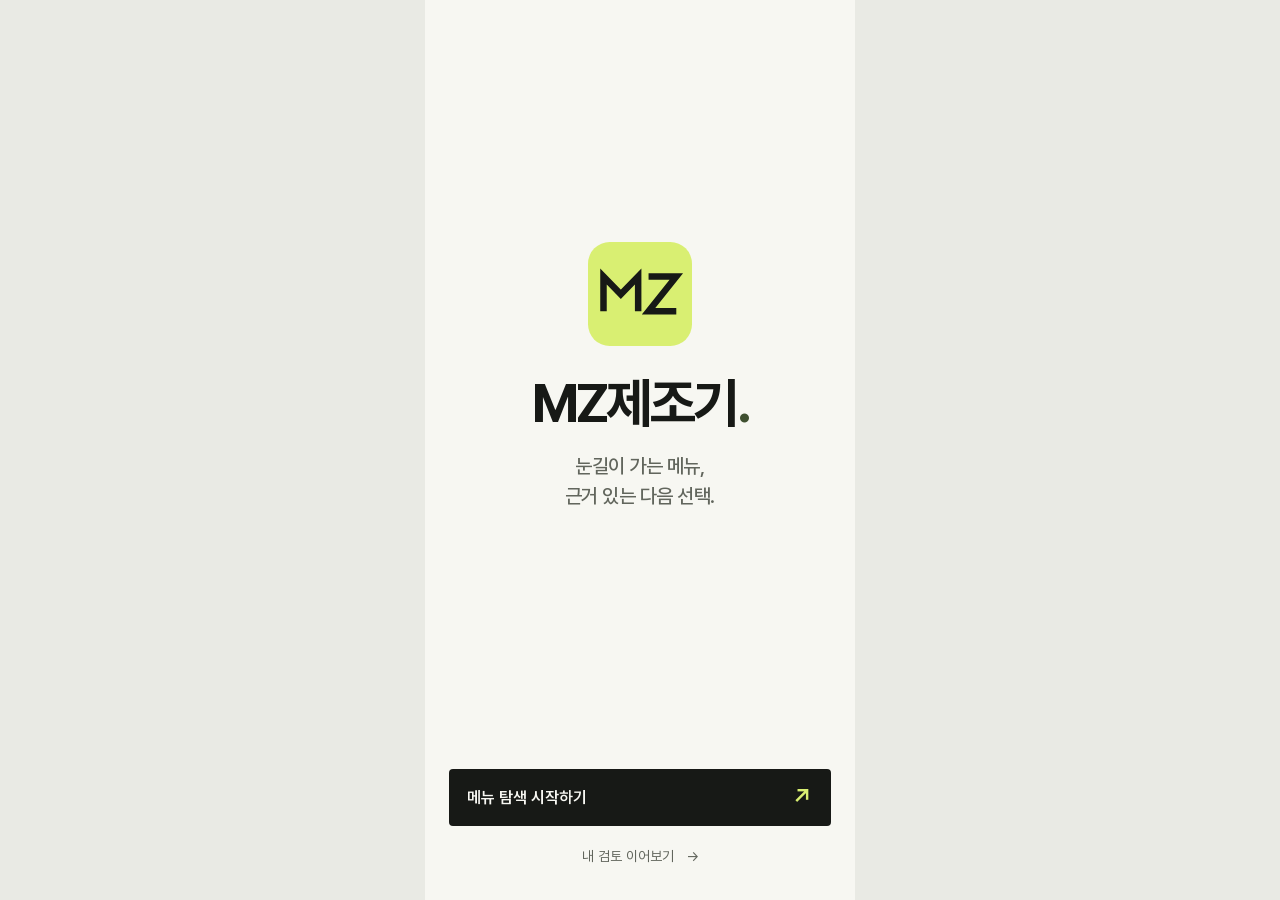
<file: frontend/public/index.html>
<!doctype html>
<html lang="ko"><head>
<meta charset="utf-8">
<meta name="viewport" content="width=device-width,initial-scale=1,viewport-fit=cover">
<title>MZ제조기 · 메뉴 찾기</title>
<meta name="theme-color" content="#f7f7f2">
<link rel="icon" type="image/svg+xml" href="assets/mz-icon.svg">

<link rel="stylesheet" href="styles.css">
<link rel="stylesheet" href="comparison.css">
<style id="block-theme">:root{
 --ink:#202820;--muted:#66705F;--line:#D9DED2;--primary:#476438;
 --pistachio:#F0F7E4;--sky:#F5F6F3;--butter:#F5F6F3;--rose:#F5F6F3;
 --base:#FFFFFF;--stage:#F5F6F3;
 --action-bg:#F0F7E4;--action-text:#202820;--action-border:#769544;
}
.phone{border-radius:31px;box-shadow:0 0 0 1px rgba(38,54,43,.11),0 12px 35px rgba(38,54,43,.055)}
.brand{color:var(--primary);font-size:20px;letter-spacing:-1.1px}.brand-mark{border-radius:3px;transform:none}
.appbar-side{font-size:10px;letter-spacing:0}.appbar{padding:0 20px}
.home-intro{padding:13px 20px 0}.home-intro h1{font-size:27px;line-height:1.22;font-weight:700;letter-spacing:-.9px}
.search-field{border-radius:8px;border-color:#DEE6D7;height:48px;margin-top:19px;padding:0 14px;background:#fff;font-size:13px}
.home-menu.pad{margin:20px 18px 0;padding:17px 16px 18px;background:var(--pistachio);border-radius:12px}
.section-head h2{font-size:17px;letter-spacing:-.5px}.image-note{font-size:9px;color:#66705F}
.section-title{display:flex;align-items:center;gap:8px;min-width:0}
.round-icon{display:inline-grid;place-items:center;width:18px;height:18px;border-radius:0;background:transparent;flex-shrink:0;color:var(--primary)}
.round-icon .icon{width:16px;height:16px;stroke-width:1.7}
.menu-grid{gap:12px;margin-top:14px}.menu-picture{height:142px;border-radius:8px}
.menu-card-title{font-size:16px;margin-top:11px;letter-spacing:-.6px;line-height:1.3;align-items:flex-start;gap:2px}
.menu-card-title .icon{width:13px;height:13px;margin-top:3px;color:var(--primary)}
.menu-card-sub{font-size:11px;line-height:1.5;margin-top:5px;letter-spacing:-.25px;min-height:32px}
.content-labels{margin-top:7px}.content-label{background:rgba(255,255,255,.72);font-size:9px;padding:5px 6px;border-radius:4px;line-height:1.3;color:var(--ink)}
.content-label.neutral{border:0;background:rgba(255,255,255,.72);padding:5px 6px}
.content-label .icon{width:11px;height:11px}
.resume-section.pad{margin:15px 18px 20px;padding:15px 16px 16px;background:var(--butter);border-radius:12px}
.resume-section .section-head{margin-bottom:11px}.resume-section .section-head h2{font-size:15px}.resume-section .section-head a{color:var(--ink);font-size:10px}
.resume-card{background:transparent;border-radius:0;padding:0;gap:11px}.resume-card img{height:58px;width:58px;border-radius:6px}
.resume-copy strong{font-size:14px;font-weight:600}.resume-copy .next-small{font-size:10px;gap:5px;margin-top:7px}.resume-copy .next-small .caption{font-size:9px;color:var(--muted)}
.bottom-nav{border-top-color:#ECF0E9;height:78px;padding-top:9px}.nav-item{position:relative;isolation:isolate;gap:5px;font-size:10px}.nav-item.active{color:var(--primary);font-weight:700}
.nav-item.active:before{content:'';position:absolute;top:-7px;left:50%;transform:translateX(-50%);width:20px;height:2px;border-radius:1px;background:var(--primary)}
.nav-item.active .icon.nav-bookmark{fill:none;stroke:var(--primary)}.nav-item .icon{height:22px;width:22px}
.primary{background:var(--action-bg);color:var(--action-text);border:1px solid var(--action-border);border-radius:8px;font-size:14px;font-weight:600;height:48px;box-shadow:none}
.detail-hero{height:169px;margin:0 18px;width:calc(100% - 36px);border-radius:10px}
.detail-hero figcaption{font-size:9px;right:10px;bottom:9px;border-radius:4px;padding:4px 6px}
.menu-heading{padding:16px 22px 14px}.menu-heading h1{font-size:27px;letter-spacing:-.7px}.menu-heading .eyebrow{font-size:10px;margin-bottom:6px}.menu-heading p{font-size:12px;margin-top:8px}
.section-tabs{margin:0 18px;gap:27px;height:42px;border-color:var(--line)}.section-tabs a{font-size:12px}.section-tabs a:first-child{color:var(--primary)}.section-tabs a:first-child:after{background:var(--primary)}
.detail .app-content>.pad:not(.menu-heading){padding:0 18px 18px}
.evidence{padding:16px 16px 14px;background:var(--sky);border-radius:12px;margin-top:16px;scroll-margin-top:54px}
.evidence .section-head h2{font-size:16px}.period{font-size:10px;color:var(--ink)}
.metric-sub{margin-top:11px}.metric-sub p{font-size:9px;color:var(--muted)}.example-label{background:rgba(255,255,255,.76);font-size:10px;padding:4px 6px;border-radius:4px;color:var(--ink)}
.chart{height:125px;margin-top:8px}.chart text{fill:var(--muted);font-size:10px}.chart line{stroke:#A0C5CC;stroke-width:.6}.chart .curve{stroke:var(--primary);stroke-width:2.3}.chart .last-point{fill:var(--primary)}
.source-link{padding-top:8px;font-size:10px;color:var(--ink);border-top:1px solid rgba(49,88,61,.1);min-height:29px;margin-top:2px}
.section-divider{display:none}
.product-section{background:var(--pistachio);padding:16px;border-radius:12px;margin-top:16px;scroll-margin-top:54px}
.product-section .section-head h2{font-size:16px}.product-section .count{color:var(--primary);font-size:11px}.product-section .section-head button{color:var(--ink);font-size:10px}
.product-section .hint{font-size:11px;line-height:1.6;margin-top:9px}
.product-list{margin-top:12px;gap:9px}.product-row{border:0;background:#fff;border-radius:6px;padding:13px 12px;gap:10px;min-height:75px}
.product-icon{background:var(--pistachio);border-radius:12px;width:36px;height:39px}.product-icon .icon{width:19px;height:19px;color:var(--primary)}
.product-copy strong{font-size:13px;line-height:1.45;letter-spacing:-.2px}.product-copy span{font-size:11px;line-height:1.5;margin-top:4px}.product-row>.icon{width:14px;height:14px;color:var(--primary)}
.product-source{font-size:10px;line-height:1.5;margin-top:10px;color:var(--muted)}
.check-section{background:var(--butter);border-radius:12px;padding:16px;margin-top:16px;margin-bottom:2px;scroll-margin-top:54px}
.check-title{display:flex;align-items:center;gap:8px;font-size:16px;margin-bottom:14px}.check-group{background:transparent;border-radius:0;padding:0}.check-item{font-size:12px;gap:8px}.check-item+.check-item{margin-top:10px}.check-item .icon{width:15px;height:15px}
.disclaimer{font-size:9px;line-height:1.6;padding-top:12px;margin-top:14px;border-top:1px solid rgba(49,88,61,.12)}
.detail-footer{border-color:#D9DED2;padding:12px 20px 25px}.footer-helper{font-size:9px;margin-top:8px}
.my-intro{padding:17px 20px 0}.my-intro h1{font-size:28px}.my-intro p{font-size:12px}.status-tabs{margin:23px 20px 0;gap:20px;border-color:var(--line)}.status-tabs button{font-size:12px}.status-tabs button.active{color:var(--primary)}.status-tabs button.active:after{background:var(--primary)}
.saved-list{padding:18px 18px 0;gap:14px}.saved-card{border:0;background:var(--butter);border-radius:12px}
.saved-main{padding:16px 16px 13px;gap:12px}.saved-main img{width:76px;height:76px;border-radius:6px}.saved-copy h2{font-size:16px}.saved-copy p{font-size:11px}.saved-copy .saved-date{font-size:9px}.saved-main>.icon{color:var(--primary)}
.saved-next{margin:0 13px 13px;width:calc(100% - 26px);padding:12px 13px;border-radius:6px;background:rgba(255,255,255,.68)}.saved-next small{font-size:9px;margin-bottom:5px}.saved-next span{font-size:12px}.saved-next>.icon{color:var(--primary)}
.my-foot{padding:20px 22px 22px}.my-foot p{font-size:10px}.my-foot a{font-size:11px;color:var(--primary)}.photo-hint{font-size:9px}
.saved-resume-head{padding:18px 20px 17px}.saved-resume-head .row{gap:15px}.saved-resume-head img{height:76px;width:76px;border-radius:8px}.saved-resume-head h1{font-size:26px;letter-spacing:-.6px;margin-bottom:7px}.resume-state{font-size:11px}.resume-state button{color:var(--primary);font-size:10px}.saved-resume-head .resume-date{font-size:9px;margin-top:3px}
.resume-detail-block{margin:0 18px;padding:16px;border-radius:12px}.resume-detail-block p{font-size:10px;margin-bottom:8px}.resume-detail-block h2{font-size:21px;letter-spacing:-.5px}.resume-detail-block .mini-link{padding-top:11px;margin-top:14px;font-size:11px}
.resume-investigation{padding:15px 18px 20px}.review-product-block{background:var(--pistachio);padding:15px 16px 16px;border-radius:12px}.review-product-block .section-head h2{font-size:15px}.review-product-block .section-head button{font-size:10px;color:var(--ink)}.review-product-block .product-row{margin-top:10px!important}
.memo-block{margin-top:15px;background:var(--rose);padding:15px 16px 17px;border-radius:12px}.memo-head{margin-bottom:8px}.memo-head p{font-size:12px;font-weight:600;display:flex;align-items:center;gap:8px}.memo-head button{font-size:10px;color:var(--ink)}.memo-block strong{font-size:14px;line-height:1.55;font-weight:500}
.resume-links{margin-top:15px;background:var(--sky);padding:16px;border-radius:12px}.resume-links h2{font-size:15px;margin-bottom:5px;display:flex;align-items:center;gap:8px}.resume-links a{font-size:11px;border-color:rgba(49,88,61,.12);padding:12px 0}.resume-links a:last-child{border:0;padding-bottom:0}
.resume-investigation>.hint{font-size:9px!important;margin:12px 3px 8px!important;line-height:1.5}
.sheet{border-radius:16px 16px 0 0}.sheet h2{font-size:22px;letter-spacing:-.5px}.sheet-head .success-icon{background:var(--pistachio);color:var(--primary);border-radius:6px}.sheet-intro{font-size:14px}.sheet-hint{font-size:12px}.radio-row input{accent-color:var(--primary)}
.product-sheet .product-type{background:var(--pistachio);border-radius:4px}.product-sheet .sheet-note{border-radius:8px;background:var(--butter);color:var(--ink)}.sheet .primary{border-radius:8px}.empty-illustration:before{background:var(--rose)}
.screen-caption strong{color:var(--primary)}.board-footer{border-color:#D7E0CD}.board-footer .number{color:var(--primary)}
.studio-title{font-size:40px;letter-spacing:-1.4px}.snapshot-board .studio-title{font-size:38px}.studio-kicker{color:var(--primary);letter-spacing:.8px}.swatches{gap:8px}.swatches span{width:24px;height:24px;border-radius:4px}
.studio-intro p{font-size:14px;line-height:1.7}.screen-label b{font-size:16px}.screen-label span{font-size:11px}
.snapshot-board .review-controls{display:none}.snapshot-board .screens{margin-top:34px}
.render-phone .phone{border-radius:0;box-shadow:none}
@media(max-width:435px){
 .home-intro h1{font-size:27px}.menu-grid{gap:10px}.menu-picture{height:142px}.menu-card-title{font-size:15px}.menu-card-sub{font-size:11px;min-height:33px}.home-menu.pad{padding-left:15px;padding-right:15px}.section-head h2{font-size:16px}.section-title{gap:6px}.round-icon{width:18px;height:18px}.image-note{font-size:8px}.content-label{font-size:8.5px;padding:5px}.content-label .icon{width:10px;height:10px}.resume-copy strong{font-size:13px}.resume-copy .next-small{font-size:9px;gap:4px}.resume-copy .next-small .caption{font-size:8px}.resume-card img{width:55px;height:55px}.resume-section .section-head h2{font-size:14px}.period{font-size:9px}.evidence .section-head h2{font-size:15px}.metric-sub p{font-size:8.5px}.saved-main img{width:68px;height:72px}.saved-copy h2{font-size:15px}.saved-copy p{font-size:11px}.saved-resume-head h1{font-size:25px}.resume-state{font-size:11px}.review-product-block .section-head h2{font-size:14px}.memo-block strong{font-size:12px}.studio-title{font-size:29px}
}

.product-section .product-icon,.review-product-block .product-icon{background:transparent;width:28px;height:32px;border-radius:0}

/* Revision 04: restrained controls and a lighter action surface. */
.primary:hover{background:#CDE1AC}.primary:active{background:#C2D69F}
.primary[data-saved=true]{background:#EEF4E7}
.secondary-button{border-radius:8px;border-color:#858E7B}
.saved-editor textarea{border-radius:8px;border-color:#858E7B}
.toast{border-radius:6px}
.empty-illustration:before,.empty-illustration:after{border-radius:5px}
.review-controls button{border-radius:6px}
.review-controls button.active{background:var(--pistachio);color:var(--ink);border-color:var(--action-border)}
.nav-item.active .icon{stroke-width:2.2}
</style><style id="account-expansion">/* Account screens use the same typography, palette, and geometry as revision 04. */
.account-screen [hidden]{display:none!important}
.account-screen .auth-content{height:730px;overflow-y:auto;overscroll-behavior:contain;scrollbar-width:none;padding:21px 22px 36px}
.account-screen .auth-content::-webkit-scrollbar{display:none}
.auth-bar-spacer{width:44px;flex-shrink:0}
.auth-intro h1{font-size:27px;line-height:1.24;font-weight:700;letter-spacing:-.8px}
.auth-intro p{font-size:13px;line-height:1.65;color:var(--muted);margin-top:12px;letter-spacing:-.15px}
.auth-intro .auth-kicker{font-size:11px;font-weight:600;letter-spacing:0;color:var(--primary);margin:0 0 9px}
.auth-form{margin-top:29px}
.auth-field+.auth-field{margin-top:20px}
.auth-field>label{display:block;font-size:13px;font-weight:600;line-height:1.4;margin-bottom:8px}
.auth-field input:not([type=checkbox]){display:block;width:100%;min-width:0;height:49px;padding:0 13px;background:#fff;border:1px solid #858E7B;border-radius:8px;color:var(--ink);font-size:15px;line-height:1.4;outline-offset:2px}
.auth-field input::placeholder{color:#68766B;font-size:13px}
.auth-field input[aria-invalid=true]{border-color:#A23934}
.auth-input-wrap{position:relative}
.auth-input-wrap input{padding-right:59px!important}
.auth-password-toggle{position:absolute;right:5px;top:3px;height:43px;min-width:47px;font-size:11px;font-weight:500;color:var(--muted);text-decoration:underline;text-underline-offset:3px;border-radius:4px}
.auth-field-hint{font-size:11px;line-height:1.55;color:var(--muted);margin-top:7px}
.auth-error{font-size:12px;line-height:1.55;color:#A23934;background:#F9EFED;border-radius:6px;padding:10px 12px;margin-top:15px}
.auth-error[hidden]{display:none}
.auth-form>.primary{margin-top:25px;height:49px}
.auth-form .primary[disabled]{background:#E7EBE1;color:#697663;border-color:#D0D8C9;cursor:default}
.auth-links{display:flex;justify-content:flex-end;align-items:center;margin-top:10px}
.auth-text-button{font-size:12px;line-height:1.5;font-weight:500;color:var(--primary);min-height:42px;padding:8px 0;text-decoration:underline;text-underline-offset:3px}
.auth-signup-prompt{border-top:1px solid var(--line);margin-top:22px;padding-top:17px;display:flex;align-items:center;justify-content:space-between;gap:12px;font-size:12px;color:var(--muted)}
.auth-signup-prompt .auth-text-button{font-weight:600;font-size:13px}
.auth-dismiss{display:flex;align-items:center;justify-content:center;width:100%;min-height:46px;color:var(--muted);font-size:12px;margin-top:16px;gap:5px}
.auth-dismiss .icon{width:15px;height:15px}
.auth-form.compact{margin-top:23px}
.auth-form.compact .auth-field+.auth-field{margin-top:16px}
.auth-consents{margin:23px 0 0;padding:14px 0 0;border:0;border-top:1px solid var(--line)}
.auth-consents legend{float:left;font-size:12px;font-weight:600;margin-bottom:7px;padding:0}
.auth-consent-row{clear:both;display:flex;align-items:center;justify-content:space-between;gap:8px;min-height:42px}
.auth-consent-row label{display:flex;align-items:center;gap:9px;line-height:1.5;font-size:12px;flex:1;min-height:42px}
.auth-consent-row input{width:17px;height:17px;margin:0;accent-color:var(--primary);flex-shrink:0}
.auth-consent-row button{color:var(--muted);font-size:11px;text-decoration:underline;text-underline-offset:3px;min-height:42px;min-width:36px}
.auth-form.compact>.primary{margin-top:18px}
.auth-footer-copy{font-size:11px;line-height:1.55;color:var(--muted);margin-top:16px}
.auth-info-block{border-radius:12px;background:var(--sky);padding:16px;margin-top:23px}
.auth-info-block .auth-mini-title{display:flex;align-items:center;gap:8px;font-size:12px;font-weight:600;line-height:1.5;margin-bottom:8px}
.auth-info-block .auth-mini-title .icon{width:18px;height:18px}
.auth-info-block strong{display:block;font-size:15px;font-weight:600;line-height:1.5;word-break:break-word}
.auth-info-block p{font-size:12px;color:var(--muted);line-height:1.65;margin-top:8px}
.auth-info-block .auth-text-button{min-height:34px;font-size:11px;padding:7px 0 0}
.auth-code-field input{font-size:23px!important;letter-spacing:7px;font-weight:600;padding-left:16px!important}
.auth-code-field input::placeholder{font-size:13px;letter-spacing:0;font-weight:400}
.auth-code-meta{display:flex;justify-content:space-between;align-items:center;gap:10px;margin-top:9px;font-size:11px;color:var(--muted)}
.auth-code-meta .auth-text-button{min-height:36px;font-size:11px}
.auth-bullet-list{padding:0;margin:12px 0 0;list-style:none}
.auth-bullet-list li{font-size:12px;line-height:1.7;padding-left:14px;position:relative;color:var(--muted)}
.auth-bullet-list li:before{content:'·';position:absolute;left:0;color:var(--primary);font-weight:700}
.auth-bullet-list li+li{margin-top:8px}
.auth-next-actions{display:grid;gap:10px;margin-top:27px}
.auth-next-actions .primary,.auth-next-actions .secondary-button{height:49px}
.auth-confirm-icon{width:38px;height:38px;display:grid;place-items:center;border-radius:8px;background:var(--sky);color:var(--primary);margin-bottom:20px}
.auth-confirm-icon .icon{width:22px;height:22px}
.account-home .auth-content{height:678px;padding:17px 20px 28px}
.account-home .auth-intro h1{font-size:28px}
.account-identity{background:var(--pistachio);border-radius:12px;padding:18px;margin-top:22px}
.account-identity .identity-label{font-size:11px;color:var(--muted);margin-bottom:8px}
.account-identity h2{font-size:18px;line-height:1.4;letter-spacing:-.3px;word-break:break-word;font-weight:600}
.account-identity .identity-note{font-size:12px;line-height:1.6;color:var(--muted);margin-top:10px}
.account-identity .primary{margin-top:15px;background:#fff;font-size:13px}
.account-settings{margin-top:20px}
.account-settings h2{font-size:12px;color:var(--muted);font-weight:500;line-height:1.5;margin-bottom:8px}
.account-settings-row{display:flex;align-items:center;justify-content:space-between;gap:10px;min-height:51px;border-bottom:1px solid var(--line);width:100%;text-align:left;font-size:14px;line-height:1.45}
.account-settings-row .icon{width:16px;height:16px;color:var(--muted)}
.account-signout{min-height:47px;font-size:13px;color:var(--primary);display:flex;align-items:center;justify-content:space-between;width:100%;margin-top:13px}
.account-signout .icon{width:16px;height:16px}
.account-delete-link{font-size:11px;color:#7D5F5B;text-decoration:underline;text-underline-offset:3px;min-height:37px}
.auth-document-tag{display:inline-block;font-size:10px;font-weight:500;padding:4px 6px;background:var(--sky);border-radius:4px;margin-bottom:13px}
.policy-notice{background:var(--butter);border-radius:12px;padding:14px 15px;font-size:12px;line-height:1.65;color:var(--ink);margin-top:20px}
.policy-outline{margin:24px 0 0;padding:0;list-style:none;counter-reset:policy}
.policy-outline li{counter-increment:policy;display:grid;grid-template-columns:22px 1fr;gap:7px;padding:14px 0;border-bottom:1px solid var(--line)}
.policy-outline li:before{content:counter(policy,decimal-leading-zero);font-size:10px;color:var(--primary);padding-top:3px}
.policy-outline h2{font-size:14px;font-weight:600;line-height:1.5}
.policy-outline p{font-size:11px;line-height:1.7;color:var(--muted);margin-top:5px}
.policy-close{margin-top:24px}
.withdraw-summary{background:var(--rose);border-radius:12px;padding:17px;margin-top:24px}
.withdraw-summary h2{font-size:14px;font-weight:600;line-height:1.5}
.withdraw-summary ul{margin:12px 0 0;padding:0;list-style:none;display:grid;gap:11px}
.withdraw-summary li{display:flex;align-items:center;gap:9px;font-size:12px;line-height:1.5}
.withdraw-summary .icon{width:17px;height:17px}
.withdraw-confirm-label{display:flex;align-items:flex-start;gap:9px;font-size:12px;line-height:1.65;margin-top:23px}
.withdraw-confirm-label input{width:17px;height:17px;accent-color:#A23934;flex-shrink:0;margin:2px 0 0}
.danger-button{display:flex;align-items:center;justify-content:center;height:49px;width:100%;border:1px solid #A23934;border-radius:8px;color:#A23934;background:white;font-size:14px;font-weight:600;margin-top:22px}
.danger-button:disabled{color:#9E817D;border-color:#D3BCB8;cursor:default}
.withdraw-cancel{margin-top:10px}
.account-screen .toast{bottom:36px}
.account-home .toast{bottom:94px}
@media(max-width:435px){.account-screen .auth-content{padding-left:20px;padding-right:20px}.auth-intro h1{font-size:26px}.auth-field input:not([type=checkbox]){font-size:15px}.account-identity h2{font-size:17px}}
@media(max-width:355px){.auth-intro h1{font-size:24px}.auth-consent-row label{font-size:11px}.auth-code-meta{gap:5px}.auth-signup-prompt{font-size:11px}.auth-signup-prompt .auth-text-button{font-size:12px}}

[hidden]{display:none!important}
.screen-wrap{display:none}
.screen-wrap.view-active{display:block}
body.single .screen-wrap:not(.view-active){display:none!important}
body.single .screen-wrap.view-active{display:block!important}
body[data-view=all] .screen-wrap[data-board]{display:block}
.render-phone .screen-wrap{display:none!important}.render-phone .screen-wrap.render-target{display:block!important}
.preview-help{font-size:12px;color:var(--muted);line-height:1.6;margin-top:14px;max-width:860px}
.preview-session-controls{display:flex;align-items:center;gap:9px;flex-wrap:wrap;margin:12px 0 3px;font-size:11px;color:var(--muted)}
.preview-session-controls button{border:1px solid #CAD3C3;padding:8px 10px;border-radius:5px;background:#fff;font-size:11px}
.preview-session-controls select{font:inherit;max-width:235px;background:#fff;border:1px solid #CAD3C3;border-radius:5px;padding:8px;color:var(--ink)}
#preview-session{margin-left:auto;font-size:11px}
#demo-mail-next{border:1px solid var(--action-border);background:var(--pistachio);border-radius:6px;padding:9px 12px;font-size:12px;margin-top:10px}
.render-phone .preview-help,.render-phone .preview-session-controls,.render-phone #demo-mail-next,.snapshot-board .preview-help,.snapshot-board .preview-session-controls,.snapshot-board #demo-mail-next{display:none!important}
.account-entry{min-width:44px;min-height:44px;display:flex;align-items:center;justify-content:flex-end;font-size:12px;font-weight:600;color:var(--primary)}
.account-entry .icon{width:22px;height:22px}
.guest-home-note{margin:15px 18px 20px;padding:16px;background:var(--butter);border-radius:12px}
.guest-home-note h2{font-size:14px;line-height:1.4;letter-spacing:-.2px}
.guest-home-note p{font-size:11px;line-height:1.65;color:var(--muted);margin-top:7px}
.guest-home-note button{margin-top:8px;min-height:34px;text-decoration:underline;text-underline-offset:3px;font-size:12px;color:var(--primary)}
.saved-gate{margin:35px 18px 0;background:var(--sky);padding:24px 18px;border-radius:12px}
.saved-gate h2{font-size:23px;line-height:1.3;letter-spacing:-.7px}
.saved-gate p{font-size:13px;line-height:1.6;margin-top:13px;color:var(--muted)}
.saved-gate .primary{margin-top:23px}
.saved-gate .secondary-button{margin-top:10px;background:transparent;font-size:13px}
.preview-empty{display:block;padding:50px 26px 20px}
.saved-list:empty{display:none}
.state-message{padding:20px 18px;margin:18px;border:1px solid var(--line);border-radius:12px;background:#fff}
.state-message h2{font-size:18px;line-height:1.35;letter-spacing:-.4px}
.state-message p{font-size:12px;line-height:1.65;color:var(--muted);margin-top:9px}
.state-message button{margin-top:16px}
.block-state{padding:21px 0 13px;font-size:12px;line-height:1.65}
.block-state button{display:block;text-decoration:underline;text-underline-offset:3px;font-weight:600;min-height:38px}
.detail-save-error{padding:9px 12px;background:#F9EFED;border:1px solid #CCA39D;border-radius:8px;font-size:11px;line-height:1.5;color:#A23934;position:absolute;left:20px;right:20px;bottom:115px;z-index:21}
.detail-save-error button{font-weight:600;text-decoration:underline;text-underline-offset:3px;min-height:30px}
.remove-review{font-size:11px;color:#A23934;min-height:40px;text-decoration:underline;text-underline-offset:3px;margin:10px 0 0}
.editor-label{display:block;font-size:12px;margin:20px 0 8px}
.phone.show-confirm .confirm-shade,.phone.show-confirm .remove-sheet{display:block}
.remove-sheet p{font-size:13px;color:var(--muted);line-height:1.65;margin-top:16px}
.remove-sheet .danger-button{margin-top:24px}
.remove-sheet .secondary-button{margin-top:10px}
.search-content{height:678px;overflow:auto;scrollbar-width:none;padding:14px 20px 24px}
.search-input-form{display:flex;gap:8px;margin-bottom:23px;align-items:center}
.search-input-wrap{display:flex;align-items:center;border:1px solid #858E7B;border-radius:8px;height:48px;padding:0 10px;flex:1;min-width:0;gap:7px}
.search-input-wrap .icon{width:18px;height:18px;color:var(--muted)}
.search-input-wrap input{border:0;outline:0;min-width:0;flex:1;font-size:14px;background:white;color:var(--ink);height:43px;width:100%}
.search-input-wrap:focus-within{outline:2px solid var(--primary);outline-offset:2px}
.search-clear{width:30px;height:40px;display:grid;place-items:center}
.search-submit{height:48px;padding:0 12px;background:var(--pistachio);border:1px solid var(--action-border);border-radius:8px;font-size:13px;font-weight:600}
.search-content h1{font-size:21px;line-height:1.4;letter-spacing:-.4px;margin-bottom:17px}
.search-result{width:100%;display:flex;align-items:center;gap:13px;padding:14px 0;border-bottom:1px solid var(--line);text-align:left}
.search-result img{width:76px;height:76px;object-fit:cover;border-radius:6px}
.search-result>span{flex:1;min-width:0}.search-result strong{display:block;font-size:16px;line-height:1.4;letter-spacing:-.4px}
.search-result small{display:block;font-size:11px;line-height:1.6;color:var(--muted);margin-top:6px}
.search-result>.icon{width:16px;height:16px}
.search-content .state-message{margin:20px 0;border:0;background:var(--sky)}
.search-loading .skeleton-row{height:104px;padding:14px 0;display:flex;align-items:center;gap:12px;border-bottom:1px solid var(--line)}
.skeleton-thumb{width:76px;height:76px;background:#E9EEE3;border-radius:6px;flex-shrink:0}
.skeleton-lines{flex:1}.skeleton-lines span{display:block;height:12px;background:#E9EEE3;border-radius:3px;margin:9px 0}.skeleton-lines span:last-child{width:68%}
.loading-caption{font-size:12px;color:var(--muted);margin:15px 0}
.compare-grid{display:grid;grid-template-columns:1fr 1fr;gap:16px;margin-top:24px}.compare-grid strong{font-size:14px;line-height:1.5}
.snapshot-board .screens{row-gap:30px}
.auth-content .auth-info-block:last-child{margin-bottom:18px}
@media(max-width:435px){#preview-session{margin-left:0;width:100%}.review-controls{gap:6px}.review-controls button{font-size:11px;padding:8px 9px}.search-content{padding-left:18px;padding-right:18px}.search-submit{padding:0 9px}.preview-help{font-size:11px}}
</style><style id="visual-v2">
/* MZ제조기 v2 · 확정 검토용 — neutral surfaces, food objects, one lime accent. */
:root{
 --base:#FFFFFF;--stage:#F5F6F3;--surface:#F5F6F3;--surface-alt:#ECEEE8;
 --ink:#202820;--muted:#66705F;--line:#D9DED2;--control-border:#858E7B;
 --accent:#D7EEA5;--accent-pressed:#C4DF8A;--accent-soft:#F0F7E4;--accent-border:#769544;
 --primary:#476438;--focus:#476438;--action-bg:var(--accent);--action-text:var(--ink);--action-border:var(--accent-border);
 --pistachio:var(--accent-soft);--sky:var(--surface);--butter:var(--surface);--rose:var(--surface);
 --error:#A23934;--error-soft:#F9EFED;--warning:#776225;--warning-soft:#F5F0E3;
}
body{background:var(--stage);color:var(--ink)}
.phone{background:var(--base);box-shadow:0 0 0 1px var(--line),0 12px 30px rgba(32,40,32,.035);border-radius:28px}
.phone h1,.phone h2,.phone h3,.phone strong{font-weight:600}
.phone button:focus-visible,.phone a:focus-visible,.phone input:focus-visible,.phone textarea:focus-visible{outline:2px solid var(--focus);outline-offset:2px}
.phone button,.phone a{touch-action:manipulation}
.phone input,.phone textarea{color:var(--ink);caret-color:var(--focus)}
.phone input::placeholder,.phone textarea::placeholder{color:var(--muted)}
.status{padding-left:24px;padding-right:24px;background:var(--base)}
.clock{font-size:12px;font-weight:600}
.appbar{padding:0 20px;background:var(--base);height:52px}
.brand{font-size:21px;line-height:28px;letter-spacing:-.8px;font-weight:600;color:var(--ink);gap:0}
.brand-mark{display:none}
.back-title{font-size:16px;line-height:24px;font-weight:600}
.icon-button{width:44px;height:44px;border-radius:8px}
.account-entry{font-size:14px;line-height:20px;min-height:44px;min-width:44px;color:var(--focus)}
.account-entry .icon{width:24px;height:24px}
.pad{padding-left:20px;padding-right:20px}
.primary,.sheet .primary{height:48px;min-height:48px;border-radius:8px;border:1px solid var(--accent-border);background:var(--accent);color:var(--ink);font-size:16px;line-height:24px;font-weight:600;letter-spacing:-.2px;box-shadow:none}
.primary:hover{background:var(--accent-pressed)}
.primary:active{background:var(--accent-pressed)}
.primary[data-saved=true]{background:var(--accent-soft)}
.primary .icon{width:20px;height:20px}
.secondary-button{height:48px;min-height:48px;border-radius:8px;border:1px solid var(--control-border);background:var(--base);font-size:16px;line-height:24px;font-weight:500}
.section-head{gap:12px;align-items:center;min-height:28px}
.section-head h2,.evidence .section-head h2,.product-section .section-head h2{font-size:20px;line-height:28px;letter-spacing:-.55px;font-weight:600}
.section-head a,.section-head button{font-size:12px;line-height:18px;color:var(--focus);min-height:44px;flex-shrink:0}
.section-title{gap:8px}
.section-title .round-icon,.check-title .round-icon{display:none}
.round-icon{width:20px;height:20px;border-radius:0;background:transparent;color:var(--focus)}
.round-icon .icon{width:18px;height:18px}

/* Discovery: one food-led feature, then a compact second menu. */
.home-intro{padding:20px 20px 0}
.home-intro h1{font-size:32px;line-height:40px;font-weight:600;letter-spacing:-1.1px}
.search-field{height:52px;min-height:52px;margin-top:22px;padding:0 14px;border:1px solid var(--control-border);background:var(--surface);border-radius:8px;font-size:16px;line-height:24px;gap:10px}
.search-field svg{width:20px;height:20px}
.search-field span{letter-spacing:-.3px}
.home-menu.pad{margin:28px 20px 0;padding:0;background:transparent;border-radius:0}
.home-menu .section-head{margin-bottom:14px}
.home-menu .section-title{gap:0}
.image-note{font-size:12px;line-height:18px;color:var(--muted);text-align:right}
.menu-grid{display:flex;flex-direction:column;gap:12px;margin:0}
.menu-card{display:grid;grid-template-columns:90px minmax(0,1fr);grid-template-areas:'picture title' 'picture subtitle' 'picture labels';column-gap:14px;align-items:center;position:relative;min-height:132px;padding:14px 16px;background:var(--surface);border-radius:12px;overflow:hidden;border:1px solid transparent}
.menu-card:focus-visible{outline-offset:2px}
.menu-card:first-child{display:block;min-height:272px;padding:173px 20px 18px}
.menu-picture,.menu-picture.cookie,.menu-picture.butter{grid-area:picture;height:98px;width:90px;position:relative;border-radius:0;background:transparent;overflow:visible}
.menu-picture img,.menu-picture.butter img,.menu-picture.cookie img{width:100%;height:100%;object-fit:contain;object-position:center}
.menu-card:first-child .menu-picture{position:absolute;top:2px;left:20px;width:calc(100% - 40px);height:171px}
.menu-card:first-child .menu-picture img{transform:scale(1.42);transform-origin:center}
.menu-card-title{grid-area:title;align-self:end;display:flex;align-items:center;gap:8px;font-size:18px;line-height:26px;font-weight:600;letter-spacing:-.6px;margin:0;white-space:normal}
.menu-card-title .icon{width:15px;height:15px;flex-shrink:0;margin:0;color:var(--focus)}
.menu-card-sub{grid-area:subtitle;font-size:14px;line-height:20px;color:var(--muted);letter-spacing:-.2px;min-height:0;margin-top:4px}
.content-labels{grid-area:labels;margin-top:8px}
.content-label,.content-label.neutral{background:var(--surface-alt);border:0;border-radius:4px;padding:3px 6px;color:var(--muted);font-size:12px;line-height:18px;gap:4px;font-weight:400}
.content-label .icon{width:12px;height:12px}
.resume-section.pad{margin:28px 20px 28px;background:transparent;padding:0;border-radius:0}
.resume-section .section-head{margin-bottom:12px}
.resume-section .section-head h2{font-size:20px;line-height:28px}
.resume-section .section-head a{font-size:12px;line-height:18px}
.resume-card{padding:14px;background:var(--surface);border-radius:12px;gap:14px}
.resume-card img{height:72px;width:72px;object-fit:contain;border-radius:0;background:transparent}
.resume-copy strong{font-size:18px;line-height:26px;letter-spacing:-.4px}
.resume-copy .next-small{font-size:14px;line-height:20px;gap:0;display:block;margin-top:5px}
.resume-copy .next-small .caption{display:block;font-size:12px;line-height:18px;color:var(--muted);margin-bottom:2px}
.guest-home-note{margin:28px 20px 32px;padding:20px 0 0;background:transparent;border-radius:0;border-top:1px solid var(--line)}
.guest-home-note h2{font-size:18px;line-height:26px;font-weight:600;letter-spacing:-.4px}
.guest-home-note p{font-size:14px;line-height:20px;color:var(--muted);margin-top:8px}
.guest-home-note button{font-size:14px;line-height:20px;min-height:44px;margin-top:8px;color:var(--focus)}

/* Menu detail: neutral object stage, data card, and separate product rows. */
.detail .app-content{height:628px}
.detail-hero{height:220px;margin:4px 20px 0;width:calc(100% - 40px);border-radius:12px;background:var(--surface);overflow:hidden}
.detail-hero img{width:100%;height:100%;object-fit:contain;object-position:center;padding:8px 16px 24px}
.detail-hero img{transform:scale(1.28);transform-origin:center}
.detail-hero figcaption{font-size:12px;line-height:18px;color:var(--muted);right:12px;bottom:9px;padding:0;border-radius:0;background:transparent}
.menu-heading{padding:20px 20px 24px}
.menu-heading .eyebrow{font-size:12px;line-height:18px;margin-bottom:8px;color:var(--muted)}
.menu-heading h1{font-size:32px;line-height:40px;font-weight:600;letter-spacing:-.8px}
.menu-heading p{font-size:14px;line-height:20px;margin-top:10px;color:var(--muted);letter-spacing:-.1px}
.section-tabs{margin:0 20px;height:48px;gap:26px;border-color:var(--line);background:var(--base)}
.section-tabs a{font-size:14px;line-height:20px;min-height:44px;font-weight:500;color:var(--muted)}
.section-tabs a.current{color:var(--focus);font-weight:600}
.section-tabs a.current:after{height:2px;background:var(--focus);border-radius:0}
.detail .app-content>.pad:not(.menu-heading){padding:0 20px 24px}
.evidence{padding:18px 16px 12px;background:var(--surface);border-radius:12px;margin-top:24px;scroll-margin-top:56px}
.period{font-size:12px;line-height:18px;color:var(--muted);gap:0;white-space:nowrap}
.period .icon{display:none}
.metric-sub{margin-top:14px;gap:8px;align-items:flex-start}
.metric-sub p{font-size:12px;line-height:18px;color:var(--muted);flex:1}
.example-label{background:var(--surface-alt);font-size:12px;line-height:18px;padding:3px 6px;border-radius:4px;color:var(--muted);white-space:nowrap}
.chart{height:145px;margin:12px 0 4px}
.chart text{font-size:12px;fill:var(--muted)}
.chart line{stroke:#C6CFC0;stroke-width:.7}
.chart .curve{stroke:var(--focus);stroke-width:2.3}
.chart .last-point{fill:var(--focus)}
.source-link{min-height:44px;font-size:12px;line-height:18px;border-top:1px solid var(--line);padding-top:0;margin-top:0;color:var(--focus)}
.source-link .icon{width:15px;height:15px}
.section-divider{display:none}
.product-section{background:transparent;padding:0;border-radius:0;margin-top:32px;scroll-margin-top:56px}
.product-section .count{font-size:12px;line-height:18px;color:var(--muted);margin-left:5px;vertical-align:2px}
.product-section .section-head button{font-size:12px;line-height:18px;color:var(--focus);min-height:44px}
.product-section .hint{font-size:14px;line-height:20px;margin-top:8px;color:var(--muted)}
.product-list{margin-top:16px;gap:12px}
.product-row{padding:16px 14px;min-height:92px;border:1px solid var(--line);border-radius:8px;background:var(--surface);gap:12px}
.product-section .product-icon,.review-product-block .product-icon,.product-icon{width:24px;height:28px;border-radius:0;background:transparent;color:var(--focus)}
.product-icon .icon{width:22px;height:22px;color:var(--focus)}
.product-copy strong{font-size:16px;line-height:24px;font-weight:600;letter-spacing:-.25px}
.product-copy span{font-size:12px;line-height:18px;color:var(--muted);margin-top:6px}
.product-row>.icon{width:15px;height:15px;color:var(--focus)}
.product-source{font-size:12px;line-height:18px;color:var(--muted);margin-top:12px}
.check-section{background:transparent;border-radius:0;padding:24px 0 0;border-top:1px solid var(--line);margin-top:32px;margin-bottom:8px;scroll-margin-top:56px}
.check-title{font-size:20px;line-height:28px;font-weight:600;letter-spacing:-.5px;margin-bottom:14px}
.check-group{padding:0;background:transparent;border-radius:0}
.check-item{font-size:14px;line-height:20px;min-height:36px;gap:10px}
.check-item+.check-item{margin-top:4px}
.check-item .icon{width:18px;height:18px;color:var(--muted)}
.disclaimer{font-size:12px;line-height:18px;margin-top:18px;padding:14px;border:0;border-radius:8px;background:var(--warning-soft);color:var(--warning)}
.detail-footer{height:128px;padding:12px 20px 26px;border-color:var(--line);background:var(--base)}
.footer-helper{font-size:12px;line-height:18px;margin-top:8px;color:var(--muted)}
.detail-save-error{bottom:136px;font-size:14px;line-height:20px;padding:12px 14px;background:var(--error-soft);color:var(--error);border-color:#CCA39D}
.detail-save-error button{min-height:44px;font-size:14px;color:var(--error)}
.full-content .detail .detail-footer{height:auto;min-height:128px}

/* Personal review: the next action has the only larger lime-tinted surface. */
.my-intro{padding:20px 20px 0}
.my-intro h1{font-size:28px;line-height:36px;font-weight:600;letter-spacing:-.8px}
.my-intro p{font-size:14px;line-height:20px;color:var(--muted);margin-top:10px}
.status-tabs{margin:24px 20px 0;gap:18px;height:48px}
.status-tabs button{font-size:14px;line-height:20px;min-height:44px;font-weight:500}
.status-tabs button small{font-size:12px;line-height:18px;margin-left:5px}
.status-tabs button.active{font-weight:600;color:var(--focus)}
.saved-list{padding:20px 20px 0;gap:12px}
.saved-card{border:0;background:var(--surface);border-radius:12px}
.saved-main{padding:16px 16px 14px;gap:14px;align-items:center}
.saved-main img{width:64px;height:64px;object-fit:contain;border-radius:0;background:transparent}
.saved-copy h2{font-size:18px;line-height:26px;font-weight:600;letter-spacing:-.4px;margin-bottom:7px}
.saved-copy p{font-size:14px;line-height:20px;color:var(--muted)}
.saved-copy .saved-date{font-size:12px;line-height:18px;margin-top:6px;color:var(--muted)}
.saved-main>.icon{width:16px;height:16px}
.saved-next{margin:0 16px 0;width:calc(100% - 32px);padding:12px 0 16px;border-top:1px solid var(--line);border-radius:0;background:transparent;min-height:64px}
.saved-next small{font-size:12px;line-height:18px;color:var(--muted);margin-bottom:4px}
.saved-next span{font-size:14px;line-height:20px;font-weight:500}
.saved-next>.icon{width:18px;height:18px}
.my-foot{padding:24px 20px 28px;gap:12px;align-items:center}
.my-foot p{font-size:12px;line-height:18px}
.my-foot a{font-size:14px;line-height:20px;min-height:44px}
.saved-resume-head{padding:20px 20px 24px}
.saved-resume-head .row{gap:16px}
.saved-resume-head img{width:100px;height:100px;object-fit:contain;border-radius:12px;background:var(--surface)}
.saved-resume-head h1{font-size:28px;line-height:36px;font-weight:600;letter-spacing:-.6px;margin-bottom:2px}
.saved-resume-head p{font-size:12px;line-height:18px}
.resume-state{font-size:14px;line-height:20px;gap:10px;flex-wrap:wrap}
.resume-state button{font-size:12px;line-height:18px;min-height:44px}
.saved-resume-head .resume-date{font-size:12px;line-height:18px;margin-top:0}
.resume-detail-block{margin:0 20px;padding:20px;border-radius:12px;background:var(--accent-soft);border:1px solid #D4DFBF}
.resume-detail-block p{font-size:12px;line-height:18px;color:var(--muted);margin-bottom:8px}
.resume-detail-block h2{font-size:22px;line-height:30px;font-weight:600;letter-spacing:-.5px}
.resume-detail-block .mini-link{min-height:44px;margin-top:16px;padding-top:12px;font-size:14px;line-height:20px;border-color:#CCD8BA;color:var(--focus)}
.resume-investigation{padding:28px 20px 24px}
.review-product-block{padding:0;background:transparent;border-radius:0}
.review-product-block .section-head h2{font-size:20px;line-height:28px}
.review-product-block .section-head button{font-size:12px;line-height:18px;min-height:44px;color:var(--focus)}
.review-product-block .product-row{margin-top:12px!important}
.memo-block{margin-top:28px;padding:18px;background:var(--surface);border-radius:12px}
.memo-head{margin-bottom:8px}
.memo-head p{font-size:14px;line-height:20px;font-weight:500;gap:8px}
.memo-head button{font-size:14px;line-height:20px;min-height:44px;color:var(--focus)}
.memo-block strong{font-size:16px;line-height:24px;font-weight:400}
.resume-links{margin-top:28px;padding:0;background:transparent;border-radius:0}
.resume-links h2{font-size:20px;line-height:28px;font-weight:600;margin-bottom:8px;gap:8px}
.resume-links a{padding:14px 0;min-height:52px;font-size:14px;line-height:20px;border-color:var(--line)}
.resume-links a:last-child{padding-bottom:14px;border-bottom:1px solid var(--line)}
.resume-investigation>.hint{font-size:12px!important;line-height:18px!important;margin:14px 0 0!important}
.remove-review{font-size:12px;line-height:18px;min-height:44px;margin-top:14px;color:var(--error)}
.saved-gate{margin:28px 20px 0;padding:24px 20px;background:var(--surface);border-radius:12px}
.saved-gate h2{font-size:28px;line-height:36px;font-weight:600;letter-spacing:-.8px}
.saved-gate p{font-size:16px;line-height:24px;margin-top:14px}
.saved-gate .primary{margin-top:24px}
.saved-gate .secondary-button{background:white;font-size:16px;margin-top:12px}
.preview-empty{padding:44px 24px 28px}
.preview-empty h2{font-size:24px;line-height:32px;font-weight:600;margin-top:24px}
.preview-empty p{font-size:16px;line-height:24px;margin-top:12px}
.preview-empty .primary{margin-top:28px}
.empty-illustration:before{background:var(--accent-soft)}
.empty-illustration:after{border-color:var(--control-border);border-radius:6px}

/* Forms and settings: calm surfaces; readable field labels and real hit areas. */
.account-screen .auth-content{padding:24px 20px 36px}
.auth-intro h1{font-size:28px;line-height:36px;font-weight:600;letter-spacing:-.8px}
.auth-intro p{font-size:16px;line-height:24px;color:var(--muted);margin-top:14px}
.auth-intro .auth-kicker{font-size:12px;line-height:18px;letter-spacing:0;font-weight:500;color:var(--muted);margin-bottom:12px}
.auth-form,.auth-form.compact{margin-top:28px}
.auth-field+.auth-field,.auth-form.compact .auth-field+.auth-field{margin-top:22px}
.auth-field>label{font-size:14px;line-height:20px;font-weight:500;margin-bottom:8px}
.auth-field input:not([type=checkbox]){height:52px;border-color:var(--control-border);font-size:16px;line-height:24px;padding:0 14px;border-radius:8px;background:var(--base)}
.auth-field input::placeholder{font-size:14px;color:var(--muted)}
.auth-input-wrap input{padding-right:64px!important}
.auth-password-toggle{right:4px;top:4px;min-width:52px;height:44px;font-size:12px;line-height:18px;color:var(--focus);border-radius:4px}
.auth-field-hint{font-size:12px;line-height:18px;margin-top:8px;color:var(--muted)}
.auth-error{font-size:14px;line-height:20px;margin-top:16px;padding:12px 14px;background:var(--error-soft);color:var(--error);border-radius:8px}
.auth-field input[aria-invalid=true]{border-color:var(--error)}
.auth-form>.primary,.auth-form.compact>.primary{height:48px;min-height:48px;margin-top:24px}
.auth-form .primary[disabled]{background:var(--surface-alt);color:var(--muted);border-color:var(--line)}
.auth-links{margin-top:8px}
.auth-text-button{font-size:14px;line-height:20px;min-height:44px;color:var(--focus)}
.auth-signup-prompt{margin-top:20px;padding-top:16px;font-size:14px;line-height:20px;border-color:var(--line)}
.auth-signup-prompt .auth-text-button{font-size:14px;line-height:20px;font-weight:500}
.auth-dismiss{min-height:48px;font-size:14px;line-height:20px;margin-top:12px;color:var(--muted)}
.auth-consents{margin-top:24px;padding-top:16px;border-color:var(--line)}
.auth-consents legend{font-size:14px;line-height:20px;font-weight:500;margin-bottom:8px}
.auth-consent-row{min-height:48px;gap:6px}
.auth-consent-row label{font-size:14px;line-height:20px;min-height:48px;gap:9px}
.auth-consent-row input,.withdraw-confirm-label input{width:20px;height:20px;accent-color:var(--focus)}
.auth-consent-row button{font-size:12px;line-height:18px;min-height:44px;min-width:44px;color:var(--focus)}
.auth-footer-copy{font-size:12px;line-height:18px;margin-top:16px}
.auth-info-block{background:var(--surface);border-radius:12px;padding:18px;margin-top:24px}
.auth-info-block .auth-mini-title{font-size:12px;line-height:18px;font-weight:500;color:var(--muted);margin-bottom:8px}
.auth-info-block strong{font-size:18px;line-height:26px;font-weight:600;color:var(--ink)}
.auth-info-block p{font-size:14px;line-height:20px;margin-top:10px;color:var(--muted)}
.auth-info-block .auth-text-button{min-height:44px;font-size:14px;line-height:20px;padding:8px 0 0}
.auth-code-field input{font-size:24px!important;letter-spacing:7px;font-weight:500}
.auth-code-field input::placeholder{font-size:14px;letter-spacing:0}
.auth-code-meta{font-size:12px;line-height:18px;gap:8px;margin-top:10px}
.auth-code-meta .auth-text-button{font-size:12px;line-height:18px;min-height:44px}
.auth-bullet-list{margin-top:20px}
.auth-bullet-list li{font-size:14px;line-height:20px;color:var(--muted)}
.auth-bullet-list li+li{margin-top:10px}
.auth-next-actions{gap:12px;margin-top:28px}
.auth-next-actions .primary,.auth-next-actions .secondary-button{height:48px}
.auth-confirm-icon{width:32px;height:32px;border-radius:0;background:transparent;color:var(--focus);margin-bottom:20px;place-items:start}
.auth-confirm-icon .icon{width:28px;height:28px}
.account-home .auth-content{padding:20px 20px 28px}
.account-home .auth-intro h1{font-size:28px;line-height:36px}
.account-identity{padding:20px;border-radius:12px;background:var(--surface);margin-top:24px}
.account-identity .identity-label{font-size:12px;line-height:18px;margin-bottom:8px}
.account-identity h2{font-size:20px;line-height:28px;font-weight:600;letter-spacing:-.3px}
.account-identity .identity-note{font-size:14px;line-height:20px;margin-top:12px}
.account-identity .primary{font-size:16px;background:var(--accent);margin-top:18px}
.account-settings{margin-top:28px}
.account-settings h2{font-size:12px;line-height:18px;margin-bottom:8px;color:var(--muted)}
.account-settings-row{font-size:16px;line-height:24px;min-height:56px;border-color:var(--line)}
.account-signout{min-height:52px;font-size:16px;line-height:24px;color:var(--focus);margin-top:16px}
.account-delete-link{min-height:44px;font-size:12px;line-height:18px;color:var(--error)}
.auth-document-tag{font-size:12px;line-height:18px;padding:3px 6px;border-radius:4px;background:var(--surface-alt);color:var(--muted);margin-bottom:14px}
.policy-notice{font-size:14px;line-height:20px;margin-top:24px;padding:16px;background:var(--warning-soft);color:var(--warning);border-radius:8px}
.policy-outline{margin-top:28px}
.policy-outline li{padding:16px 0;grid-template-columns:24px 1fr;gap:8px;border-color:var(--line)}
.policy-outline li:before{font-size:12px;line-height:18px;color:var(--muted);padding-top:3px}
.policy-outline h2{font-size:18px;line-height:26px;font-weight:600}
.policy-outline p{font-size:14px;line-height:20px;margin-top:8px;color:var(--muted)}
.policy-close{margin-top:28px}
.withdraw-summary{padding:18px;background:var(--surface);border-radius:12px;margin-top:24px}
.withdraw-summary h2{font-size:18px;line-height:26px;font-weight:600}
.withdraw-summary ul{gap:12px;margin-top:14px}
.withdraw-summary li{font-size:14px;line-height:20px;gap:10px}
.withdraw-summary .icon{width:18px;height:18px;color:var(--muted)}
.withdraw-confirm-label{font-size:14px;line-height:20px;gap:10px;margin-top:24px;min-height:44px}
.danger-button{height:48px;min-height:48px;border-radius:8px;font-size:16px;line-height:24px;font-weight:500;color:var(--error);border-color:var(--error);background:var(--base);margin-top:24px}
.danger-button:disabled{color:#967A72;border-color:#C7B8B1}
.withdraw-cancel{margin-top:12px}

/* Search, sheets, and error states. */
.search-content{padding:20px 20px 28px}
.search-input-form{gap:8px;margin-bottom:28px;align-items:center}
.search-input-wrap{height:52px;gap:8px;border-color:var(--control-border);background:var(--base);padding:0 8px 0 12px;border-radius:8px}
.search-input-wrap input{height:48px;font-size:16px;line-height:24px;background:transparent}
.search-input-wrap .icon{width:20px;height:20px}
.search-clear{min-width:44px;width:44px;min-height:44px;height:44px;border-radius:6px}
.search-submit{min-width:52px;height:48px;min-height:48px;font-size:14px;line-height:20px;background:var(--accent);border-color:var(--accent-border);border-radius:8px;padding:0 12px}
.search-content h1{font-size:20px;line-height:28px;font-weight:600;margin-bottom:14px}
.search-result{padding:16px 0;gap:16px;min-height:120px;border-color:var(--line)}
.search-result img{width:88px;height:88px;border-radius:8px;background:var(--surface);object-fit:contain;padding:4px}
.search-result strong{font-size:18px;line-height:26px;font-weight:600;letter-spacing:-.4px}
.search-result small{font-size:14px;line-height:20px;margin-top:7px;color:var(--muted)}
.search-result>.icon{width:16px;height:16px}
.state-message{padding:22px 20px;margin:24px 20px;background:var(--surface);border-radius:12px;border:0}
.state-message h2{font-size:24px;line-height:32px;font-weight:600;letter-spacing:-.6px}
.state-message p{font-size:16px;line-height:24px;color:var(--muted);margin-top:12px}
.state-message button{margin-top:24px}
.search-content .state-message{margin:24px 0;background:var(--surface)}
.block-state{font-size:14px;line-height:20px;padding:20px 0 12px;color:var(--muted)}
.block-state button{font-size:14px;line-height:20px;min-height:44px;color:var(--focus)}
.loading-caption{font-size:14px;line-height:20px;color:var(--muted)}
.skeleton-thumb,.skeleton-lines span{background:var(--surface-alt)}
.sheet{max-height:calc(100% - 52px);overflow-y:auto;scrollbar-width:none;border-radius:16px 16px 0 0;padding:12px 20px 32px;background:var(--base)}
.sheet::-webkit-scrollbar{display:none}
.sheet-handle{background:var(--line);margin-bottom:25px}
.sheet h2{font-size:28px;line-height:36px;font-weight:600;letter-spacing:-.8px;padding-right:16px}
.sheet-head{gap:9px}
.sheet-head .success-icon{width:22px;height:22px;border-radius:0;background:transparent;color:var(--focus)}
.sheet-head .success-icon .icon{width:21px;height:21px}
.sheet-intro{font-size:18px;line-height:26px;margin-top:18px}
.sheet-hint{font-size:14px;line-height:20px;margin-top:8px;color:var(--muted)}
.radio-list{margin:24px 0}
.radio-row{min-height:56px;font-size:16px;line-height:24px;gap:12px;padding:8px 0;border-color:var(--line)}
.radio-row input{width:20px;height:20px;accent-color:var(--focus)}
.sheet .later{min-height:48px;font-size:14px;line-height:20px;margin-top:8px}
.close-sheet{width:44px;height:44px;right:10px;top:16px;border-radius:8px}
.product-sheet .product-type{font-size:12px;line-height:18px;padding:3px 6px;border-radius:4px;background:var(--surface-alt);margin-bottom:14px}
.product-sheet h3{font-size:24px;line-height:32px;font-weight:600;letter-spacing:-.6px;margin-bottom:24px;padding-right:5px}
.product-sheet dl div{grid-template-columns:76px 1fr;gap:12px;margin:16px 0}
.product-sheet dt{font-size:14px;line-height:20px;color:var(--muted)}
.product-sheet dd{font-size:16px;line-height:24px}
.hint{font-size:12px;line-height:18px;color:var(--muted)}
.product-sheet .sheet-note{font-size:14px;line-height:20px;padding:14px;margin-top:20px;border-radius:8px;background:var(--surface);color:var(--muted)}
.product-sheet .primary,.source-sheet .primary{margin-top:24px}
.source-sheet p{font-size:16px;line-height:24px;margin:18px 0;color:var(--muted)}
.source-sheet strong{color:var(--ink)}
.compare-grid strong{font-size:16px;line-height:24px;font-weight:600}
.compare-grid p{font-size:14px;line-height:20px}
.editor-label{font-size:14px;line-height:20px;margin:24px 0 8px}
.saved-editor textarea{font-size:16px;line-height:24px;min-height:130px;border-color:var(--control-border);border-radius:8px;padding:12px 14px}
.saved-editor .primary{margin-top:24px}
.remove-sheet p{font-size:16px;line-height:24px;margin-top:18px}
.remove-sheet .secondary-button{margin-top:12px}
.toast{font-size:14px;line-height:20px;background:var(--surface-alt);color:var(--ink);border:1px solid var(--control-border);border-radius:8px;padding:12px 14px;bottom:138px}
.bottom-nav{height:78px;padding:10px 34px 20px;gap:44px;border-color:var(--line);background:var(--base)}
.nav-item{font-size:12px;line-height:18px;gap:2px;min-height:44px;font-weight:400;color:var(--muted)}
.nav-item.active{font-weight:600;color:var(--focus)}
.nav-item .icon{width:22px;height:22px}
.nav-item.active:before{top:-7px;width:20px;height:2px;border-radius:0;background:var(--focus)}
.nav-item.active .icon{stroke-width:2}

/* Review canvas only, separate from app screens. */
.studio-kicker{color:var(--focus);letter-spacing:.6px;font-weight:500}
.studio-title,.snapshot-board .studio-title{font-size:40px;line-height:48px;font-weight:600;letter-spacing:-1.2px}
.studio-intro p{font-size:16px;line-height:24px;color:var(--muted)}
.swatches span{width:22px;height:22px;border-radius:4px;border:1px solid var(--line)}
.review-controls button{font-size:12px;min-height:44px;border-color:var(--control-border);border-radius:6px}
.review-controls button.active{background:var(--accent);border-color:var(--accent-border);color:var(--ink)}
.preview-session-controls button,.preview-session-controls select{font-size:12px;min-height:44px;border-color:var(--control-border)}
.preview-help,.screen-caption,.board-footer{font-size:12px;line-height:18px;color:var(--muted)}
.screen-caption strong,.board-footer .number{color:var(--focus);font-weight:500}
.board-footer{border-color:var(--line)}
.screen-label b{font-size:16px;line-height:24px;font-weight:600}
.screen-label span{font-size:12px;line-height:18px}
.render-phone .phone{border-radius:0;box-shadow:none}
@media(max-width:435px){
 .home-intro h1{font-size:32px;line-height:40px}.menu-card-title{font-size:18px;line-height:26px}.menu-card-sub{font-size:14px;line-height:20px}.content-label{font-size:12px;line-height:18px;padding:3px 6px}.content-label .icon{width:12px;height:12px}.image-note{font-size:12px;line-height:18px}.home-menu.pad{padding:0}
 .section-head h2,.evidence .section-head h2,.review-product-block .section-head h2{font-size:20px;line-height:28px}.period,.metric-sub p{font-size:12px;line-height:18px}.saved-main img{width:64px;height:64px}.saved-copy h2{font-size:18px;line-height:26px}.saved-copy p{font-size:14px;line-height:20px}.saved-resume-head h1{font-size:28px;line-height:36px}.resume-state{font-size:14px;line-height:20px}.memo-block strong{font-size:16px;line-height:24px}.resume-copy strong{font-size:18px;line-height:26px}.resume-copy .next-small{font-size:14px;line-height:20px}.resume-copy .next-small .caption{font-size:12px;line-height:18px}.resume-card img{width:72px;height:72px}.resume-section .section-head h2{font-size:20px;line-height:28px}
 .auth-intro h1{font-size:28px;line-height:36px}.auth-field input:not([type=checkbox]){font-size:16px}.account-identity h2{font-size:20px;line-height:28px}.auth-consent-row label{font-size:14px;line-height:20px}.auth-signup-prompt,.auth-signup-prompt .auth-text-button{font-size:14px;line-height:20px}.studio-title{font-size:30px;line-height:38px}
}
@media(max-width:355px){
 .home-intro h1{font-size:30px;line-height:38px}.menu-card{grid-template-columns:70px minmax(0,1fr);column-gap:12px;padding:14px 12px}.menu-picture{width:70px;height:86px}.menu-card:first-child{padding-left:16px;padding-right:16px}.menu-card:first-child .menu-picture{left:16px;width:calc(100% - 32px)}.menu-card-title{font-size:18px;line-height:26px}.menu-card-sub{font-size:14px;line-height:20px}.home-menu .section-head{gap:8px}.image-note{max-width:80px}
 .section-tabs{gap:22px}.evidence{padding-left:14px;padding-right:14px}.evidence .section-head{gap:8px;flex-wrap:wrap}.product-section .section-head{flex-wrap:wrap;row-gap:0}.product-copy strong{font-size:16px;line-height:24px}.product-row{padding:14px 12px;gap:10px}.product-icon{width:20px!important}.saved-main{gap:10px;padding:14px 12px}.saved-main img{width:64px;height:64px}.saved-resume-head img{width:82px;height:96px}.saved-resume-head .row{gap:12px}.resume-state{gap:8px}.resume-detail-block{padding:18px}.review-product-block .section-head{flex-wrap:wrap;row-gap:0}
 .auth-consent-row{align-items:flex-start}.auth-consent-row label{font-size:14px;line-height:20px;padding:4px 0}.auth-consent-row input{margin-top:1px}.auth-consent-row button{flex-shrink:0}.auth-signup-prompt{align-items:flex-start;gap:10px}.auth-signup-prompt>span{padding-top:12px}.auth-code-meta{flex-wrap:wrap;gap:0}.search-input-form{gap:6px}.search-input-wrap{padding-left:10px;gap:6px}.search-clear{min-width:44px;width:44px}.search-result{gap:12px}.search-result img{width:72px;height:80px}.sheet h2{font-size:26px;line-height:34px}
}

</style><link rel="stylesheet" href="data-ui.css"><link rel="stylesheet" href="mobile.css"><link rel="stylesheet" href="editorial.css"><link rel="stylesheet" href="brand.css"></head>
<body class="mobile-app welcome-active">
<svg class="sprite" aria-hidden="true"><defs>
<symbol id="i-search" viewBox="0 0 24 24"><circle cx="10.5" cy="10.5" r="6.5"></circle><path d="m15.5 15.5 4.5 4.5"></path></symbol>
<symbol id="i-bookmark" viewBox="0 0 24 24"><path d="M6 4.5A1.5 1.5 0 0 1 7.5 3h9A1.5 1.5 0 0 1 18 4.5V21l-6-4-6 4Z"></path></symbol>
<symbol id="i-next" viewBox="0 0 24 24"><path d="m9 5 7 7-7 7"></path></symbol>
<symbol id="i-back" viewBox="0 0 24 24"><path d="m15 5-7 7 7 7"></path></symbol>
<symbol id="i-arrow" viewBox="0 0 24 24"><path d="M4 12h16m-6-6 6 6-6 6"></path></symbol>
<symbol id="i-down" viewBox="0 0 24 24"><path d="m6 9 6 6 6-6"></path></symbol>
<symbol id="i-doc" viewBox="0 0 24 24"><path d="M14 3H6a1 1 0 0 0-1 1v16a1 1 0 0 0 1 1h12a1 1 0 0 0 1-1V8Z"></path><path d="M14 3v5h5M9 13h6m-6 4h6"></path></symbol>
<symbol id="i-check" viewBox="0 0 24 24"><path d="m5 12 4 4L19 6"></path></symbol>
<symbol id="i-x" viewBox="0 0 24 24"><path d="m6 6 12 12M6 18 18 6"></path></symbol>
<symbol id="i-info" viewBox="0 0 24 24"><circle cx="12" cy="12" r="9"></circle><path d="M12 11v6m0-10v.1"></path></symbol>
<symbol id="i-link" viewBox="0 0 24 24"><path d="M14 3h7v7m-1-6L10 14M10 3H5a2 2 0 0 0-2 2v14a2 2 0 0 0 2 2h14a2 2 0 0 0 2-2v-5"></path></symbol>
<symbol id="i-bag" viewBox="0 0 24 24"><path d="M5 7h14l1 14H4L5 7Zm4 0V5a3 3 0 0 1 6 0v2"></path></symbol>
<symbol id="i-box" viewBox="0 0 24 24"><path d="m3 7 9-5 9 5v10l-9 5-9-5Zm0 0 9 5 9-5M12 12v10m-4-18 9 5"></path></symbol>
<symbol id="i-sliders" viewBox="0 0 24 24"><path d="M4 7h16M4 17h16"></path><circle cx="8" cy="7" r="2.5" fill="white"></circle><circle cx="16" cy="17" r="2.5" fill="white"></circle></symbol>
<symbol id="i-signal" viewBox="0 0 18 14"><path d="M2 11V9m4 2V7m4 4V4m4 7V1"></path></symbol>
<symbol id="i-wifi" viewBox="0 0 18 14"><path d="M1 4a12 12 0 0 1 16 0M4 7a7.5 7.5 0 0 1 10 0M7 10a3 3 0 0 1 4 0M9 12v.2"></path></symbol>
<symbol id="i-user" viewBox="0 0 24 24"><circle cx="12" cy="8" r="3.5"></circle><path d="M5 21v-2a7 7 0 0 1 14 0v2"></path></symbol></defs></svg>
<main class="studio">
  <section class="welcome" aria-labelledby="welcome-title">
    <div class="welcome-body">
      <img class="welcome-app-icon" src="assets/mz-icon.svg" alt="" width="104" height="104">
      <div class="welcome-copy"><h1 id="welcome-title" tabindex="-1">MZ제조기<span aria-hidden="true">.</span></h1><p class="welcome-statement">눈길이 가는 메뉴,<br>근거 있는 다음 선택.</p></div>
    </div>
    <footer class="welcome-footer"><div class="welcome-entry"><a class="welcome-start" href="#/home"><span>메뉴 탐색 시작하기</span><span aria-hidden="true">↗</span></a><a class="welcome-resume" href="#/reviews">내 검토 이어보기 <span aria-hidden="true">→</span></a></div></footer>
  </section>
  <header class="editorial-header">
    <a class="editorial-brand brand-lockup" href="#/welcome" aria-label="MZ제조기 시작 화면"><img src="assets/mz-mark.svg" alt="" width="42" height="25"><span>MZ제조기</span></a>
    <nav aria-label="서비스 메뉴"><a href="#/home" data-editorial-nav="discover">메뉴 탐색</a><a href="#/product-evidence" data-editorial-nav="products">제품 자료</a><a href="#/reviews" data-editorial-nav="reviews">내 검토</a></nav>
    <button class="account-entry" data-account-entry aria-label="로그인">로그인</button>
  </header>
  <header class="studio-header">
    <div class="studio-top"><div class="studio-kicker">MZ MAKER / WORKSPACE</div><div class="studio-date">프론트엔드 개발본 · 2026.11.16</div></div>
    <h1 class="studio-title">다음 메뉴를 발견하는 곳</h1>
    <div class="studio-intro"><p>관심 있는 메뉴를 찾고, 제품 근거를 비교하고, 검토를 이어가세요.<br>화면 예시와 연결된 데이터를 구분해서 보여드립니다.</p><div class="swatches" aria-label="검토용 팔레트"><span style="background:#FFFFFF"></span><span style="background:#F5F6F3"></span><span style="background:#D7EEA5"></span><span style="background:#202820"></span></div></div>
  </header>
  <nav class="review-controls" aria-label="디자인 화면 선택"><button class="active" data-view="home">메뉴 찾기</button><button data-view="detail">메뉴 상세</button><button data-view="saved">내 검토</button><button data-view="login">로그인</button><button data-view="account">내 계정</button></nav><p class="preview-help">화면 흐름을 확인하는 시안입니다. 로그인·가입·메일 발송은 실제 서비스와 연결되지 않습니다. 예시값으로 확인해 주세요. 가입 확인 코드: 123456. 이 탐색 시안의 검토 기록은 현재 열린 화면에서만 유지됩니다. 영구 보관은 데이터 검토함을 이용하세요. 실제 이메일·비밀번호를 입력하지 마세요.</p><div class="preview-session-controls"><button data-preview-guest>비회원으로 시작</button><button data-preview-member>기존 기록 예시</button><button data-preview-new>첫 로그인 예시</button><label for="scenario-picker" class="sr-only">개별 화면과 상태</label><select id="scenario-picker"><option value="">개별 화면·상태 보기</option value="screen=signup">회원가입</option><option value="screen=verify">이메일 확인</option><option value="screen=reset">비밀번호 재설정</option><option value="screen=reset-confirm">재설정 안내</option><option value="screen=reset-new">새 비밀번호</option><option value="screen=account&session=member">내 계정</option><option value="screen=withdraw&session=member">탈퇴 확인</option><option value="screen=search&q=버터떡">검색 결과</option><option value="screen=search&q=레몬티&state=no-results">검색 결과 없음</option><option value="screen=search&q=버터떡&state=error">검색 실패</option><option value="screen=login&error=login">로그인 오류</option><option value="screen=verify&error=verify">코드 만료</option><option value="screen=detail&session=new&error=save">저장 실패</option><option value="screen=saved&session=member&error=saved">검토 조회 실패</option><option value="screen=terms">이용약관 목차</option><option value="screen=privacy">개인정보 안내 목차</option></select><span id="preview-session">비회원 상태</span></div><button id="demo-mail-next" data-reset-open hidden>메일 링크를 연 상태로 계속하기 · 시안</button>
  <section id="data-workspace" aria-label="데이터 연결"></section><div class="screens">
    <section class="screen-wrap home" data-screen="home" data-board>
      <div class="screen-label"><b>01 · 메뉴 찾기</b><span>사진으로 빠르게 발견</span></div>
      <div class="phone" id="phone-home">
        <div class="status"><span class="clock">9:41</span><span class="status-symbols"><svg class="icon"><use href="#i-signal"></use></svg><svg class="icon"><use href="#i-wifi"></use></svg><span class="battery"></span></span></div>
        <header class="appbar"><a class="brand brand-lockup" href="#/welcome" aria-label="MZ제조기 시작 화면"><img src="assets/mz-mark.svg" alt="" width="34" height="20"><span>MZ제조기</span></a><button class="account-entry" data-account-entry aria-label="로그인">로그인</button></header>
        <div class="app-content">
          <section class="home-intro pad"><h1>다음 메뉴 찾기</h1><div class="discovery-lead"><button class="search-field" data-search=""><svg class="icon"><use href="#i-search"></use></svg><span>궁금한 메뉴를 검색해 보세요</span><span class="search-arrow" aria-hidden="true">↗</span></button></div></section>
          <section class="home-menu pad"><div class="section-head"><div class="section-title"><span class="round-icon" aria-hidden="true"><svg class="icon"><use href="#i-search"></use></svg></span><h2>메뉴 둘러보기</h2></div></div>
            <div class="menu-grid">
              <a class="menu-card" href="#" data-open-detail="butter"><div class="menu-picture butter"><img data-photo="butter" alt="버터떡과 단면을 보여주는 메뉴 연출 이미지"></div><h3 class="menu-card-title">버터떡<svg class="icon small"><use href="#i-next"></use></svg></h3><p class="menu-card-sub">생지와 믹스를 함께 살펴봐요</p></a>
              <a class="menu-card" href="#" data-open-detail="cookie"><div class="menu-picture cookie"><img data-photo="cookie" alt="카다이프와 피스타치오 속이 보이는 두바이 쫀득 쿠키 연출 이미지"></div><h3 class="menu-card-title">두바이 쫀득 쿠키<svg class="icon small"><use href="#i-next"></use></svg></h3><p class="menu-card-sub">메뉴와 확인할 정보를 살펴봐요</p></a>
            </div>
          </section>
          <details class="catalog-source pad"><summary>자료 안내</summary><p>메뉴 사진은 생성한 이미지입니다. 메뉴와 제품 사례는 발표 자료에서 가져왔으며, 관심 그래프는 예시 데이터입니다. 실제 조회 자료의 출처와 기준일은 상세에서 확인할 수 있습니다.</p></details><section class="resume-section pad" id="home-member-resume"><div class="section-head"><h2>이어서 검토</h2><a href="#" data-go="saved">내 검토<svg class="icon tiny"><use href="#i-next"></use></svg></a></div><button class="resume-card" data-resume="cookie"><img data-photo="cookie" alt="두바이 쫀득 쿠키"><div class="resume-copy"><strong>두바이 쫀득 쿠키</strong><div class="next-small"><span class="caption">다음 확인</span>조리·보관 조건 확인</div></div><svg class="icon"><use href="#i-next"></use></svg></button></section>
          <section class="guest-home-note" id="home-guest-note"><h2>둘러보고, 필요할 때 담아두세요</h2><p>메뉴와 자료는 바로 살펴볼 수 있어요.<br>검토를 저장할 때 로그인해 주세요.</p><button data-account-entry>로그인</button></section><section class="guest-home-note" id="home-first-note" hidden><h2>첫 메뉴를 검토에 담아보세요</h2><p>마음에 드는 메뉴의 상세에서<br>‘내 검토에 담기’를 누르면 시작할 수 있어요.</p></section>
        </div>
        <nav class="bottom-nav" aria-label="앱 메뉴"><button class="nav-item active" data-go="home"><svg class="icon"><use href="#i-search"></use></svg>메뉴 찾기</button><button class="nav-item" data-go="saved"><svg class="icon nav-bookmark"><use href="#i-bookmark"></use></svg>내 검토</button></nav><div class="home-indicator"></div>
        <div class="toast" role="status">메뉴를 선택해 자세히 살펴보세요.</div>
      </div>
      <p class="screen-caption"><strong>메뉴의 모습이 먼저 보이게.</strong> 큰 음식 이미지와 작은 메뉴 행에 제품 기록을 연결하고, 로그인 전에도 둘러볼 수 있어요.</p>
    </section>
    <section class="screen-wrap detail" data-screen="detail" data-board>
      <div class="screen-label"><b>02 · 메뉴 상세</b><span>인상에서 근거로 연결</span></div>
      <div class="phone" id="phone-detail">
        <div class="status"><span class="clock">9:41</span><span class="status-symbols"><svg class="icon"><use href="#i-signal"></use></svg><svg class="icon"><use href="#i-wifi"></use></svg><span class="battery"></span></span></div>
        <header class="appbar"><button class="icon-button" aria-label="이전 화면으로 돌아가기" data-detail-back><svg class="icon"><use href="#i-back"></use></svg></button><span class="back-title">메뉴 살펴보기</span><button class="icon-button" aria-label="검토에 담기" data-save=""><svg class="icon"><use href="#i-bookmark"></use></svg></button></header>
        <div class="app-content" id="detail-scroll">
          <figure class="detail-hero"><img id="detail-photo" data-photo="butter" alt="버터떡 메뉴 연출 이미지"></figure>
          <section class="menu-heading pad"><div class="eyebrow">디저트</div><h1 id="detail-menu-name">버터떡</h1><p>검색 관심과 제품 기록을 함께 살펴봐요.</p></section>
          <div class="pad app-data-link"><button data-app-observations>이 메뉴의 관측 기록 보기 <span aria-hidden="true">↗</span></button><small>가상 검색 그래프와 구분된 출처별 관측</small></div><nav class="section-tabs" aria-label="상세 정보"><a href="#interest" data-anchor="interest">검색 관심</a><a href="#products" data-anchor="products">관련 제품</a><a href="#checks" data-anchor="checks">확인할 것</a></nav>
          <div class="pad">
            <section class="evidence" id="interest"><div class="section-head"><div class="section-title"><span class="round-icon" aria-hidden="true"><svg class="icon"><use href="#i-doc"></use></svg></span><h2>검색 관심 흐름</h2></div><span class="period">최근 3개월<svg class="icon tiny"><use href="#i-down"></use></svg></span></div><div class="metric-sub"><p>선택한 기간의 최고 관심도 = 100</p><span class="example-label">가상 데이터</span></div>
              <div class="block-state" id="source-load-error" hidden role="alert">검색 관심 자료를 불러오지 못했어요.<br>관련 제품은 아래에서 계속 볼 수 있어요.<button data-source-retry>검색 관심 다시 불러오기</button></div><svg class="chart" viewBox="0 0 346 131" role="img" aria-label="디자인 확인을 위한 가상 검색 관심 그래프. 실제 유행의 근거가 아닙니다."><line x1="27" y1="14" x2="337" y2="14"></line><line x1="27" y1="57" x2="337" y2="57"></line><line x1="27" y1="100" x2="337" y2="100"></line><text x="0" y="17">100</text><text x="6" y="60">50</text><text x="12" y="103">0</text><path d="M28 85 L54 77 L80 62 L105 54 L131 14 L157 28 L182 43 L208 54 L234 60 L260 63 L286 73 L312 68 L337 63" class="curve"></path><circle cx="337" cy="63" r="3.2" class="last-point"></circle><text x="27" y="121">8월</text><text x="172" y="121">9월</text><text x="319" y="121">10월</text></svg>
              <button class="source-link" data-source="" style="width:100%"><span><svg class="icon tiny"><use href="#i-info"></use></svg>자료 출처 · 조회 조건</span><svg class="icon"><use href="#i-next"></use></svg></button>
            </section>
            <div class="section-divider"></div>
            <section class="product-section" id="products"><div class="section-head"><div class="section-title"><span class="round-icon" aria-hidden="true"><svg class="icon"><use href="#i-box"></use></svg></span><h2>관련 제품 <span class="count" id="product-count">2</span></h2></div><button data-compare="">두 제품 비교<svg class="icon tiny"><use href="#i-next"></use></svg></button></div><p class="hint">메뉴와 관련된 제품 기록이에요.<br>구매 가능 여부와 조리 조건은 추가 확인이 필요해요.</p><div class="product-list" id="product-list">
              <button class="product-row" data-product="dough"><span class="product-icon"><svg class="icon"><use href="#i-box"></use></svg></span><span class="product-copy"><strong>버터떡 휘낭시에 생지</strong><span>모구모구 F&amp;B · 빵류</span></span><svg class="icon"><use href="#i-next"></use></svg></button>
              <button class="product-row" data-product="mix"><span class="product-icon"><svg class="icon"><use href="#i-bag"></use></svg></span><span class="product-copy"><strong>겉바속쫀 상하이 버터떡 믹스</strong><span>(주)에버헬스케어 농업회사법인</span></span><svg class="icon"><use href="#i-next"></use></svg></button>
            </div><p class="product-source">식품안전나라 C002 · 제안서에 수록된 제품 기록</p></section>
            <div class="section-divider"></div>
            <section class="check-section" id="checks"><h2 class="check-title"><span class="round-icon" aria-hidden="true"><svg class="icon"><use href="#i-search"></use></svg></span>도입 전, 더 확인할 것</h2><div class="check-group"><div class="check-item"><svg class="icon"><use href="#i-search"></use></svg>구매처와 공급 조건 확인</div><div class="check-item"><svg class="icon"><use href="#i-box"></use></svg>조리 방법과 보관 조건</div><div class="check-item"><svg class="icon"><use href="#i-doc"></use></svg>우리 매장의 장비와 운영 방식</div></div><p class="disclaimer">검색 관심은 판매량이나 수익을 뜻하지 않아요.<br>실제 공급 조건은 판매처에 확인해 주세요.</p></section>
          </div>
        </div>
        <div class="detail-save-error" id="detail-save-error" hidden role="alert">메뉴를 저장하지 못했어요. 보고 있던 내용은 그대로예요.<br><button data-save-retry>다시 저장하기</button></div><footer class="detail-footer"><button class="primary" data-save=""><svg class="icon"><use href="#i-bookmark"></use></svg><span>내 검토에 담기</span></button><p class="footer-helper">제품을 고르지 않아도 메뉴만 저장할 수 있어요.</p></footer><div class="home-indicator"></div>
        <div class="shade" data-close-sheet=""></div>
        <section class="sheet save-sheet" aria-label="저장 완료와 다음 확인"><div class="sheet-handle"></div><button class="close-sheet" aria-label="닫기" data-close-sheet=""><svg class="icon"><use href="#i-x"></use></svg></button><div class="sheet-head"><span class="success-icon"><svg class="icon"><use href="#i-check"></use></svg></span><h2>검토에 담았어요</h2></div><p class="sheet-intro">다음엔 무엇을 확인할까요?</p><p class="sheet-hint">지금 정하지 않아도 메뉴는 저장되어 있어요.</p><div class="radio-list"><label class="radio-row"><input type="radio" name="next-step" value="구매처 확인하기" checked="">구매처 확인하기</label><label class="radio-row"><input type="radio" name="next-step" value="조리·보관 조건 확인">조리·보관 조건 확인</label><label class="radio-row"><input type="radio" name="next-step" value="우리 매장과 맞는지 확인">우리 매장과 맞는지 확인</label></div><button class="primary" data-save-next="">다음 확인사항 남기기</button><button class="later" data-later="">나중에 정하기</button></section>
        <section class="sheet product-sheet" aria-label="제품 정보"><div class="sheet-handle"></div><button class="close-sheet" aria-label="닫기" data-close-sheet=""><svg class="icon"><use href="#i-x"></use></svg></button><span class="product-type"><svg class="icon tiny"><use href="#i-doc"></use></svg>제품 기록</span><h3 id="product-name">버터떡 휘낭시에 생지</h3><dl><div><dt>제조업체</dt><dd id="product-maker">모구모구 F&amp;B</dd></div><div><dt>식품 유형</dt><dd id="product-type">빵류</dd></div><div><dt>원재료</dt><dd id="product-ingredients">전란·백설탕·버터·쌀가루 등</dd></div><div><dt>보고일</dt><dd id="product-date">2026.03.13</dd></div></dl><p class="hint">식품안전나라 C002 · 제안서 수록 기록<br>보고일은 출시일과 달라요.</p><p class="sheet-note">메뉴의 연출 사진은 이 제품의 실제 사진이 아니에요. 구매 가능 여부와 공급 조건은 별도로 확인해 주세요.</p><button class="primary" data-save-product="">이 제품을 검토 후보로 담기</button></section>
        <section class="sheet source-sheet" aria-label="자료 안내"><div class="sheet-handle"></div><button class="close-sheet" aria-label="닫기" data-close-sheet=""><svg class="icon"><use href="#i-x"></use></svg></button><h2 id="source-title">자료 출처와 조회 조건</h2><div id="source-content"><p><strong>현재 화면은 디자인 시안이에요.</strong><br>검색 관심 그래프는 화면 구성을 위한 가상 데이터이며 실제 관심 추이가 아닙니다.</p><p>실서비스에서는 조회 키워드·조회 기간·기기·연령 등 조건과 Naver DataLab 출처를 함께 제공해요. 검색 관심과 판매량을 구분해서 표시합니다.</p></div><button class="primary" data-close-sheet="">확인했어요</button></section>
        <div class="toast" role="status"></div>
      </div>
      <p class="screen-caption"><strong>저장할 때 로그인하고 원래 메뉴로.</strong> 제품 후보와 검토 맥락을 이어서 저장할 수 있어요.</p>
    </section>
    <section class="screen-wrap saved" data-screen="saved" data-board>
      <div class="screen-label"><b>03 · 내 검토</b><span>사진으로 기억하고 이어가기</span></div>
      <div class="phone" id="phone-saved">
        <div class="status"><span class="clock">9:41</span><span class="status-symbols"><svg class="icon"><use href="#i-signal"></use></svg><svg class="icon"><use href="#i-wifi"></use></svg><span class="battery"></span></span></div>
        <header class="appbar only-main"><a class="brand brand-lockup" href="#/welcome" aria-label="MZ제조기 시작 화면"><img src="assets/mz-mark.svg" alt="" width="34" height="20"><span>MZ제조기</span></a><button class="account-entry" data-account-entry aria-label="로그인">로그인</button></header>
        <header class="appbar only-resume"><button class="icon-button" aria-label="내 검토로 돌아가기" data-back-saved=""><svg class="icon"><use href="#i-back"></use></svg></button><span class="back-title">검토 이어보기</span><span style="width:44px" aria-hidden="true"></span></header>
        <div class="app-content only-main"><section class="my-intro pad"><h1>내 검토</h1><p>남겨둔 메뉴, 다음 확인부터 이어가요.</p></section><section class="saved-gate" id="saved-guest"><h2>내 메뉴 기록을<br>이어서 확인하세요</h2><p>로그인하면 관심 있는 메뉴와 메모를<br>내 검토에 모아둘 수 있어요.</p><button class="primary" data-saved-login>로그인하고 내 검토 보기</button><button class="secondary-button" data-go="home">메뉴부터 둘러보기</button></section><div id="saved-member" hidden><nav class="status-tabs" aria-label="검토 상태"><button class="active" data-filter="active">검토 중<small>0</small></button><button data-filter="paused">보류<small>0</small></button><button data-filter="done">검토 마침<small>0</small></button></nav><div class="saved-list" id="saved-list"></div><div class="preview-empty" id="saved-empty" hidden><div class="empty-illustration"><svg class="icon"><use href="#i-bookmark"></use></svg></div><h2 id="empty-title">아직 담아둔 메뉴가 없어요</h2><p id="empty-copy">궁금한 메뉴를 찾고 검토에 담아보세요.</p><button class="primary" data-empty-action>메뉴 둘러보기</button></div><section class="state-message" id="saved-load-error" hidden role="alert"><h2>내 검토를 불러오지 못했어요</h2><p>저장한 메뉴가 없는 것은 아니에요.<br>잠시 후 다시 확인해 주세요.</p><button class="primary" data-saved-retry>다시 시도</button></section><div class="my-foot"><p>새 메뉴가 궁금해졌나요?</p><a href="#" data-go="home">메뉴 찾기<svg class="icon small"><use href="#i-arrow"></use></svg></a></div></div></div>
        <div class="app-content only-resume"><section class="saved-resume-head"><div class="row"><img id="resume-photo" data-photo="butter" alt="버터떡"><div><h1 id="resume-title">버터떡</h1><div class="resume-state"><span id="resume-status">검토 중</span><button data-status-info="">상태 변경</button></div><p class="resume-date">최근 확인 10.26</p></div></div></section><section class="resume-detail-block"><p>다음 확인</p><h2 id="resume-next-title">구매처 확인하기</h2><button class="mini-link" style="width:100%" data-edit-next="">다음 확인사항 바꾸기<svg class="icon tiny"><use href="#i-next"></use></svg></button></section><div class="resume-investigation"><section class="review-product-block"><div class="section-head"><h2>살펴보는 제품</h2><button data-other-products="">다른 후보 보기</button></div><button class="product-row" style="margin-top:12px" data-resume-product=""><span class="product-icon"><svg class="icon"><use href="#i-box"></use></svg></span><span class="product-copy"><strong id="resume-product-name">버터떡 휘낭시에 생지</strong><span id="resume-product-maker">모구모구 F&amp;B · 생지 후보</span></span><svg class="icon"><use href="#i-next"></use></svg></button></section><div class="memo-block"><div class="memo-head"><p><span class="round-icon" aria-hidden="true"><svg class="icon"><use href="#i-doc"></use></svg></span>내 메모</p><button data-edit-memo="">수정</button></div><strong id="resume-memo">소량 구매가 가능한지 확인하기</strong></div><section class="resume-links"><h2><span class="round-icon" aria-hidden="true"><svg class="icon"><use href="#i-search"></use></svg></span>자료 다시 확인</h2><a href="#" data-other-products="">관련 제품 기록<svg class="icon small"><use href="#i-next"></use></svg></a><a href="#" data-recheck="">검색 관심과 조회 조건<svg class="icon small"><use href="#i-next"></use></svg></a></section><p class="hint" style="margin:15px 0 25px">저장한 내용과 현재 자료를 구분해 확인해요.</p><button class="remove-review" data-remove-review>내 검토에서 삭제</button></div></div>
        <nav class="bottom-nav" aria-label="앱 메뉴"><button class="nav-item" data-go="home"><svg class="icon"><use href="#i-search"></use></svg>메뉴 찾기</button><button class="nav-item active" data-back-saved=""><svg class="icon nav-bookmark"><use href="#i-bookmark"></use></svg>내 검토</button></nav><div class="home-indicator"></div><div class="toast" role="status"></div>
        <div class="shade" data-close-editor=""></div><section class="sheet saved-editor" aria-label="검토 기록 수정"><div class="sheet-handle"></div><button class="close-sheet" aria-label="닫기" data-close-editor=""><svg class="icon"><use href="#i-x"></use></svg></button><h2 id="saved-editor-title">내 메모 수정</h2><div id="saved-editor-fields"></div><p class="auth-error" id="edit-error" role="alert" hidden></p><button class="primary" data-apply-editor="">변경사항 남기기</button></section>
      <div class="shade confirm-shade" data-cancel-remove></div><section class="sheet remove-sheet" aria-label="검토 삭제 확인"><div class="sheet-handle"></div><h2>이 검토를 삭제할까요?</h2><p><strong id="remove-menu-name">버터떡</strong>에 남긴 제품 후보, 메모와 다음 확인사항이 내 검토에서 삭제돼요.</p><button class="danger-button" data-confirm-remove>검토 삭제하기</button><button class="secondary-button" data-cancel-remove>계속 검토하기</button></section></div>
      <p class="screen-caption"><strong>비회원·첫 검토·기존 기록을 구분.</strong> 메모와 다음 확인사항을 수정하고, 필요 없는 검토를 삭제할 수 있어요.</p>
    </section>
<section class="screen-wrap account-screen" data-screen="login" data-board>
  <div class="screen-label"><b>04 · 로그인</b><span>저장하던 메뉴로 돌아가기</span></div>
  <div class="phone auth-phone" id="phone-login">
    <div class="status"><span class="clock">9:41</span><span class="status-symbols"><svg class="icon" aria-hidden="true"><use href="#i-signal"></use></svg><svg class="icon" aria-hidden="true"><use href="#i-wifi"></use></svg><span class="battery"></span></span></div>
    <header class="appbar"><button class="icon-button" type="button" aria-label="이전 화면" data-auth-back><svg class="icon" aria-hidden="true"><use href="#i-back"></use></svg></button><span class="back-title">로그인</span><span class="auth-bar-spacer" aria-hidden="true"></span></header>
    <div class="auth-content"><section class="auth-intro"><p class="auth-kicker">MZ제조기</p><h1>검토하던 메뉴를<br>계속 이어가세요</h1><p id="login-context">저장한 메뉴와 메모를 한곳에 모아보세요.</p></section>
<form class="auth-form" id="form-login" novalidate><div class="auth-field"><label for="login-email">이메일</label><input id="login-email" name="login-email" type="email" value="owner@example.com" autocomplete="username" inputmode="email" autocapitalize="none" spellcheck="false" required></div><div class="auth-field"><label for="login-password">비밀번호</label><div class="auth-input-wrap"><input id="login-password" name="login-password" type="password" value="MZ-menu-preview-2026!" autocomplete="current-password" maxlength="128" required><button type="button" class="auth-password-toggle" data-toggle-password="login-password" aria-controls="login-password" aria-label="비밀번호 표시" aria-pressed="false">표시</button></div></div><p class="auth-error" id="login-error" role="alert" hidden></p><button class="primary" type="submit">로그인</button><div class="auth-links"><button type="button" class="auth-text-button" data-auth-page="reset">비밀번호를 잊었나요?</button></div></form>
<div class="auth-signup-prompt"><span>처음 이용하시나요?</span><button type="button" class="auth-text-button" data-auth-page="signup">이메일로 회원가입</button></div>
<button class="auth-dismiss" type="button" data-auth-dismiss>로그인 없이 둘러보기<svg class="icon" aria-hidden="true"><use href="#i-arrow"></use></svg></button></div>

    <div class="home-indicator"></div><div class="toast" role="status"></div>
  </div>
  <p class="screen-caption"><strong>저장할 때 로그인.</strong> 둘러보기는 열어두고, 로그인 후에는 시작했던 검토로 돌아갑니다.</p>
</section>

<section class="screen-wrap account-screen" data-screen="signup" data-board>
  <div class="screen-label"><b>05 · 회원가입</b><span>필요한 정보만 입력</span></div>
  <div class="phone auth-phone" id="phone-signup">
    <div class="status"><span class="clock">9:41</span><span class="status-symbols"><svg class="icon" aria-hidden="true"><use href="#i-signal"></use></svg><svg class="icon" aria-hidden="true"><use href="#i-wifi"></use></svg><span class="battery"></span></span></div>
    <header class="appbar"><button class="icon-button" type="button" aria-label="이전 화면" data-auth-back><svg class="icon" aria-hidden="true"><use href="#i-back"></use></svg></button><span class="back-title">회원가입</span><span class="auth-bar-spacer" aria-hidden="true"></span></header>
    <div class="auth-content"><section class="auth-intro"><h1>계정 만들기</h1><p>이메일로 가입하고,<br>관심 있는 메뉴를 검토에 담아보세요.</p></section>
<form class="auth-form compact" id="form-signup" novalidate><div class="auth-field"><label for="signup-email">이메일</label><input id="signup-email" name="signup-email" type="email" placeholder="name@example.com" autocomplete="username" inputmode="email" autocapitalize="none" spellcheck="false" required></div><div class="auth-field"><label for="signup-password">비밀번호</label><div class="auth-input-wrap"><input id="signup-password" name="signup-password" type="password" placeholder="15자 이상 입력" autocomplete="new-password" minlength="15" maxlength="128" required aria-describedby="signup-password-hint"><button type="button" class="auth-password-toggle" data-toggle-password="signup-password" aria-controls="signup-password" aria-label="비밀번호 표시" aria-pressed="false">표시</button></div><p class="auth-field-hint" id="signup-password-hint">15자 이상 입력해 주세요.</p></div><div class="auth-field"><label for="signup-password-confirm">비밀번호 확인</label><div class="auth-input-wrap"><input id="signup-password-confirm" name="signup-password-confirm" type="password" placeholder="비밀번호 다시 입력" autocomplete="new-password" maxlength="128" required><button type="button" class="auth-password-toggle" data-toggle-password="signup-password-confirm" aria-controls="signup-password-confirm" aria-label="비밀번호 확인 표시" aria-pressed="false">표시</button></div></div><fieldset class="auth-consents"><legend>가입에 필요한 동의</legend><div class="auth-consent-row"><label for="signup-terms"><input id="signup-terms" name="signup-terms" type="checkbox" required>[필수] 이용약관에 동의해요</label><button type="button" data-policy="terms" aria-label="이용약관 보기">보기</button></div><div class="auth-consent-row"><label for="signup-privacy"><input id="signup-privacy" name="signup-privacy" type="checkbox" required>[필수] 개인정보 수집·이용에 동의해요</label><button type="button" data-policy="privacy" aria-label="개인정보 수집 및 이용 내용 보기">보기</button></div></fieldset><p class="auth-error" id="signup-error" role="alert" hidden></p><button class="primary" type="submit">이메일 확인하기</button></form><p class="auth-footer-copy">입력한 이메일을 확인한 뒤 가입이 완료돼요.</p></div>

    <div class="home-indicator"></div><div class="toast" role="status"></div>
  </div>
  <p class="screen-caption"><strong>이메일과 비밀번호로 시작.</strong> 매장 정보와 사업자 인증은 가입 필수 항목으로 추가하지 않았어요.</p>
</section>

<section class="screen-wrap account-screen" data-screen="verify">
  <div class="screen-label"><b>06 · 이메일 확인</b><span>가입 완료 전 확인</span></div>
  <div class="phone auth-phone" id="phone-verify">
    <div class="status"><span class="clock">9:41</span><span class="status-symbols"><svg class="icon" aria-hidden="true"><use href="#i-signal"></use></svg><svg class="icon" aria-hidden="true"><use href="#i-wifi"></use></svg><span class="battery"></span></span></div>
    <header class="appbar"><button class="icon-button" type="button" aria-label="이전 화면" data-auth-back><svg class="icon" aria-hidden="true"><use href="#i-back"></use></svg></button><span class="back-title">이메일 확인</span><span class="auth-bar-spacer" aria-hidden="true"></span></header>
    <div class="auth-content"><section class="auth-intro"><h1>이메일을 확인해 주세요</h1><p>아래 이메일로 보낸<br>6자리 확인 코드를 입력해 주세요.</p></section>
<div class="auth-info-block"><p class="auth-mini-title"><svg class="icon" aria-hidden="true"><use href="#i-doc"></use></svg>확인할 이메일</p><strong id="verify-email">owner@example.com</strong><button type="button" class="auth-text-button" data-verify-change-email>이메일 주소 바꾸기</button></div>
<form class="auth-form" id="form-verify" novalidate><div class="auth-field auth-code-field"><label for="verify-code">확인 코드</label><input id="verify-code" name="verify-code" type="text" inputmode="numeric" autocomplete="one-time-code" pattern="[0-9]{6}" maxlength="6" placeholder="6자리 숫자" aria-describedby="verify-code-hint" required><p class="auth-field-hint" id="verify-code-hint">메일에 표시된 코드의 유효시간을 확인해 주세요.</p></div><div class="auth-code-meta"><span>메일이 도착하지 않았나요?</span><button type="button" class="auth-text-button" data-verify-resend>코드 다시 받기</button></div><p class="auth-error" id="verify-error" role="alert" hidden></p><button class="primary" type="submit">확인하고 시작하기</button></form>
<ul class="auth-bullet-list"><li>스팸메일함을 함께 확인해 주세요.</li><li>다시 받은 코드가 있다면 가장 최근 코드를 입력해 주세요.</li></ul></div>

    <div class="home-indicator"></div><div class="toast" role="status"></div>
  </div>
  <p class="screen-caption"><strong>메일 주소 오류와 재전송 경로.</strong> 확인을 마치면 가입 전 선택했던 메뉴의 검토를 이어갑니다.</p>
</section>

<section class="screen-wrap account-screen" data-screen="reset">
  <div class="screen-label"><b>07 · 비밀번호 재설정</b><span>가입 이메일 입력</span></div>
  <div class="phone auth-phone" id="phone-reset">
    <div class="status"><span class="clock">9:41</span><span class="status-symbols"><svg class="icon" aria-hidden="true"><use href="#i-signal"></use></svg><svg class="icon" aria-hidden="true"><use href="#i-wifi"></use></svg><span class="battery"></span></span></div>
    <header class="appbar"><button class="icon-button" type="button" aria-label="이전 화면" data-auth-back><svg class="icon" aria-hidden="true"><use href="#i-back"></use></svg></button><span class="back-title">비밀번호 재설정</span><span class="auth-bar-spacer" aria-hidden="true"></span></header>
    <div class="auth-content"><section class="auth-intro"><h1>비밀번호 재설정</h1><p>가입할 때 사용한 이메일을 입력해 주세요.<br>비밀번호를 바꾸는 방법을 안내해 드릴게요.</p></section><form class="auth-form" id="form-reset" novalidate><div class="auth-field"><label for="reset-email">가입한 이메일</label><input id="reset-email" name="reset-email" type="email" placeholder="name@example.com" autocomplete="email" inputmode="email" autocapitalize="none" spellcheck="false" required></div><p class="auth-error" id="reset-error" role="alert" hidden></p><button class="primary" type="submit">재설정 안내 받기</button></form><div class="auth-info-block"><p class="auth-mini-title">이메일 주소가 기억나지 않나요?</p><p>가입할 때 받았던 MZ제조기 이메일이 있는지 먼저 확인해 보세요.</p></div><button class="auth-dismiss" type="button" data-auth-page="login">로그인으로 돌아가기<svg class="icon" aria-hidden="true"><use href="#i-arrow"></use></svg></button></div>

    <div class="home-indicator"></div><div class="toast" role="status"></div>
  </div>
  <p class="screen-caption"><strong>로그인 실패 후 복구.</strong> 이메일 입력과 재설정 안내를 구분하고 가입 여부를 공개하지 않아요.</p>
</section>

<section class="screen-wrap account-screen" data-screen="reset-confirm">
  <div class="screen-label"><b>08 · 재설정 안내</b><span>메일 링크 다음 단계</span></div>
  <div class="phone auth-phone" id="phone-reset-confirm">
    <div class="status"><span class="clock">9:41</span><span class="status-symbols"><svg class="icon" aria-hidden="true"><use href="#i-signal"></use></svg><svg class="icon" aria-hidden="true"><use href="#i-wifi"></use></svg><span class="battery"></span></span></div>
    <header class="appbar"><button class="icon-button" type="button" aria-label="이전 화면" data-auth-back><svg class="icon" aria-hidden="true"><use href="#i-back"></use></svg></button><span class="back-title">재설정 안내</span><span class="auth-bar-spacer" aria-hidden="true"></span></header>
    <div class="auth-content"><section class="auth-intro"><div class="auth-confirm-icon"><svg class="icon" aria-hidden="true" viewBox="0 0 24 24"><rect x="3" y="5" width="18" height="14" rx="2"></rect><path d="m3 6 9 7 9-7"></path></svg></div><h1>안내 메일을<br>확인해 주세요</h1><p>입력한 이메일로 가입된 계정이 있다면<br>비밀번호 재설정 안내를 받을 수 있어요.</p></section><div class="auth-info-block"><p class="auth-mini-title">입력한 이메일</p><strong id="reset-target-email">owner@example.com</strong><p>메일의 재설정 링크에서 새 비밀번호를 정해 주세요.</p></div><ul class="auth-bullet-list"><li>스팸메일함을 함께 확인해 주세요.</li><li>링크가 만료됐거나 메일이 없다면 안내를 다시 요청할 수 있어요.</li></ul><div class="auth-next-actions"><button class="primary" type="button" data-auth-page="login">로그인으로 돌아가기</button><button class="secondary-button" type="button" data-auth-page="reset">안내 메일 다시 요청하기</button></div></div>

    <div class="home-indicator"></div><div class="toast" role="status"></div>
  </div>
  <p class="screen-caption"><strong>재설정 안내는 중립적으로.</strong> 실제 메일 발송은 연결되지 않은 화면 흐름 시안입니다. <button type="button" class="auth-text-button" data-reset-open>메일 링크 이후 화면 보기</button></p>
</section>

<section class="screen-wrap account-screen" data-screen="reset-new">
  <div class="screen-label"><b>09 · 새 비밀번호</b><span>메일에서 본인 확인 후</span></div>
  <div class="phone auth-phone" id="phone-reset-new">
    <div class="status"><span class="clock">9:41</span><span class="status-symbols"><svg class="icon" aria-hidden="true"><use href="#i-signal"></use></svg><svg class="icon" aria-hidden="true"><use href="#i-wifi"></use></svg><span class="battery"></span></span></div>
    <header class="appbar"><button class="icon-button" type="button" aria-label="이전 화면" data-auth-back><svg class="icon" aria-hidden="true"><use href="#i-back"></use></svg></button><span class="back-title">새 비밀번호</span><span class="auth-bar-spacer" aria-hidden="true"></span></header>
    <div class="auth-content"><section class="auth-intro"><h1>새 비밀번호 설정</h1><p>앞으로 로그인할 때 사용할<br>새 비밀번호를 입력해 주세요.</p></section><form class="auth-form" id="form-reset-new" novalidate><div class="auth-field"><label for="reset-new-password">새 비밀번호</label><div class="auth-input-wrap"><input id="reset-new-password" name="reset-new-password" type="password" placeholder="15자 이상 입력" autocomplete="new-password" minlength="15" maxlength="128" required aria-describedby="reset-new-password-hint"><button type="button" class="auth-password-toggle" data-toggle-password="reset-new-password" aria-controls="reset-new-password" aria-label="새 비밀번호 표시" aria-pressed="false">표시</button></div><p class="auth-field-hint" id="reset-new-password-hint">15자 이상 입력해 주세요.</p></div><div class="auth-field"><label for="reset-new-confirm">새 비밀번호 확인</label><div class="auth-input-wrap"><input id="reset-new-confirm" name="reset-new-confirm" type="password" placeholder="비밀번호 다시 입력" autocomplete="new-password" maxlength="128" required><button type="button" class="auth-password-toggle" data-toggle-password="reset-new-confirm" aria-controls="reset-new-confirm" aria-label="새 비밀번호 확인 표시" aria-pressed="false">표시</button></div></div><p class="auth-error" id="reset-new-error" role="alert" hidden></p><button class="auth-text-button" id="reset-expired-action" type="button" data-auth-page="reset" hidden>재설정 안내 다시 요청하기</button><button class="primary" type="submit">비밀번호 변경하기</button></form><div class="auth-info-block"><p class="auth-mini-title">다음 로그인부터 적용돼요</p><p>변경을 마치면 로그인 화면에서 새 비밀번호로 다시 로그인해 주세요.</p></div></div>

    <div class="home-indicator"></div><div class="toast" role="status"></div>
  </div>
  <p class="screen-caption"><strong>설정과 로그인 단계를 분리.</strong> 새 비밀번호를 확인한 뒤 로그인 흐름으로 돌아갑니다.</p>
</section>

<section class="screen-wrap account-screen" data-screen="account" data-board>
  <div class="screen-label"><b>10 · 내 계정</b><span>계정과 기록 관리</span></div>
  <div class="phone auth-phone account-home" id="phone-account">
    <div class="status"><span class="clock">9:41</span><span class="status-symbols"><svg class="icon" aria-hidden="true"><use href="#i-signal"></use></svg><svg class="icon" aria-hidden="true"><use href="#i-wifi"></use></svg><span class="battery"></span></span></div>
    <header class="appbar"><button class="icon-button" type="button" aria-label="이전 화면" data-auth-back><svg class="icon" aria-hidden="true"><use href="#i-back"></use></svg></button><span class="back-title">내 계정</span><span class="auth-bar-spacer" aria-hidden="true"></span></header>
    <div class="auth-content"><section class="auth-intro"><h1>내 계정</h1></section><div class="app-account-tools"><a href="#/observations">음식 관측 찾아보기 <span>↗</span></a><a href="#/product-evidence">제품 자료 불러오기 <span>↗</span></a><a href="#/evidence-reviews">저장한 데이터 근거 <span>↗</span></a></div><section class="account-identity" id="account-identity"><p class="identity-label">이메일 계정</p><h2 id="account-email">owner@example.com</h2><p class="identity-note">저장한 메뉴와 메모를<br>이 계정으로 이어서 확인해요.</p><button class="primary" type="button" data-account-login hidden>로그인 / 회원가입</button></section>
<section class="account-settings" aria-label="내 기록"><h2>내 기록</h2><button class="account-settings-row" type="button" data-go="saved"><span>내 검토 보기</span><svg class="icon" aria-hidden="true"><use href="#i-next"></use></svg></button></section>
<section class="account-settings" data-member-tools aria-label="계정 관리"><h2>계정 관리</h2><button class="account-settings-row" type="button" data-auth-page="reset"><span>비밀번호 재설정</span><svg class="icon" aria-hidden="true"><use href="#i-next"></use></svg></button></section>
<section class="account-settings" aria-label="서비스 안내"><h2>서비스 안내</h2><button class="account-settings-row" type="button" data-policy="terms"><span>이용약관</span><svg class="icon" aria-hidden="true"><use href="#i-next"></use></svg></button><button class="account-settings-row" type="button" data-policy="privacy"><span>개인정보 처리 안내</span><svg class="icon" aria-hidden="true"><use href="#i-next"></use></svg></button></section>
<div data-member-tools><button class="account-signout" type="button" data-logout><span>로그아웃</span><svg class="icon" aria-hidden="true"><use href="#i-arrow"></use></svg></button><button class="account-delete-link" type="button" data-withdraw>회원 탈퇴</button></div></div>
    <nav class="bottom-nav" aria-label="앱 메뉴" data-account-nav><button class="nav-item" data-go="home"><svg class="icon"><use href="#i-search"></use></svg>메뉴 찾기</button><button class="nav-item" data-go="saved"><svg class="icon nav-bookmark"><use href="#i-bookmark"></use></svg>내 검토</button></nav>
    <div class="home-indicator"></div><div class="toast" role="status"></div>
  </div>
  <p class="screen-caption"><strong>계정은 헤더에서 진입.</strong> 자주 쓰는 하단 메뉴는 메뉴 찾기와 내 검토 두 개를 유지합니다.</p>
</section>

<section class="screen-wrap account-screen" data-screen="terms">
  <div class="screen-label"><b>11 · 이용약관</b><span>원문을 담을 안내 화면</span></div>
  <div class="phone auth-phone" id="phone-terms">
    <div class="status"><span class="clock">9:41</span><span class="status-symbols"><svg class="icon" aria-hidden="true"><use href="#i-signal"></use></svg><svg class="icon" aria-hidden="true"><use href="#i-wifi"></use></svg><span class="battery"></span></span></div>
    <header class="appbar"><button class="icon-button" type="button" aria-label="이전 화면" data-auth-back><svg class="icon" aria-hidden="true"><use href="#i-back"></use></svg></button><span class="back-title">이용약관</span><span class="auth-bar-spacer" aria-hidden="true"></span></header>
    <div class="auth-content"><section class="auth-intro"><span class="auth-document-tag">내용 구성안</span><h1>이용약관</h1><p>서비스를 이용하기 전에<br>안내할 항목을 정리했어요.</p></section><div class="policy-notice">검토를 위한 목차 시안이에요.<br>확정된 이용약관 원문은 아직 작성하지 않았어요.</div><ol class="policy-outline"><li><div><h2>서비스 이용 범위</h2><p>메뉴 탐색·자료 조회·개인 검토 기록 기능의 제공 범위</p></div></li><li><div><h2>계정과 이용자 책임</h2><p>가입, 계정 관리, 허용되는 이용 방식</p></div></li><li><div><h2>제공 정보의 성격</h2><p>자료의 출처·조회 조건과 실제 구매 조건 확인에 관한 안내</p></div></li><li><div><h2>서비스 변경과 이용 종료</h2><p>변경 안내, 이용 제한, 탈퇴 처리에 관한 기준</p></div></li><li><div><h2>문의와 분쟁 처리</h2><p>운영 주체와 문의 방법, 분쟁 처리 절차</p></div></li></ol><button class="secondary-button policy-close" type="button" data-auth-back>이전 화면으로</button></div>

    <div class="home-indicator"></div><div class="toast" role="status"></div>
  </div>
  <p class="screen-caption"><strong>정책 화면과 진입 경로를 확보.</strong> 운영 조건이 정해진 뒤 원문 검토가 필요한 구성안입니다.</p>
</section>

<section class="screen-wrap account-screen" data-screen="privacy">
  <div class="screen-label"><b>12 · 개인정보 안내</b><span>항목·목적·보관 기준 확인</span></div>
  <div class="phone auth-phone" id="phone-privacy">
    <div class="status"><span class="clock">9:41</span><span class="status-symbols"><svg class="icon" aria-hidden="true"><use href="#i-signal"></use></svg><svg class="icon" aria-hidden="true"><use href="#i-wifi"></use></svg><span class="battery"></span></span></div>
    <header class="appbar"><button class="icon-button" type="button" aria-label="이전 화면" data-auth-back><svg class="icon" aria-hidden="true"><use href="#i-back"></use></svg></button><span class="back-title">개인정보 안내</span><span class="auth-bar-spacer" aria-hidden="true"></span></header>
    <div class="auth-content"><section class="auth-intro"><span class="auth-document-tag">내용 구성안</span><h1>개인정보 처리 안내</h1><p>어떤 정보를 왜 사용하는지<br>확인할 수 있는 화면이에요.</p></section><div class="policy-notice">검토를 위한 목차 시안이에요.<br>실제 수집 항목과 보관 기준 등은 서비스 운영 전에 확정해야 해요.</div><ol class="policy-outline"><li><div><h2>수집하는 정보</h2><p>계정 정보·검토 기록 등 항목별 필수 여부와 수집 방법</p></div></li><li><div><h2>정보를 사용하는 목적</h2><p>로그인, 기록 저장, 계정 관리 등 항목별 이용 목적</p></div></li><li><div><h2>보관과 파기 기준</h2><p>보관 기간, 탈퇴 후 처리, 파기 시점과 방법</p></div></li><li><div><h2>처리 위탁과 제공</h2><p>사용하는 외부 서비스와 정보 전달 여부</p></div></li><li><div><h2>이용자의 권리와 문의</h2><p>열람·수정·삭제 요청 방법과 담당 연락처</p></div></li></ol><button class="secondary-button policy-close" type="button" data-auth-back>이전 화면으로</button></div>

    <div class="home-indicator"></div><div class="toast" role="status"></div>
  </div>
  <p class="screen-caption"><strong>실제 운영 정보를 임의로 만들지 않았어요.</strong> 수집과 보관 기준을 확정할 때 채워야 할 항목을 표시했습니다.</p>
</section>

<section class="screen-wrap account-screen" data-screen="withdraw">
  <div class="screen-label"><b>13 · 회원 탈퇴</b><span>내용 확인과 본인 확인</span></div>
  <div class="phone auth-phone" id="phone-withdraw">
    <div class="status"><span class="clock">9:41</span><span class="status-symbols"><svg class="icon" aria-hidden="true"><use href="#i-signal"></use></svg><svg class="icon" aria-hidden="true"><use href="#i-wifi"></use></svg><span class="battery"></span></span></div>
    <header class="appbar"><button class="icon-button" type="button" aria-label="이전 화면" data-auth-back><svg class="icon" aria-hidden="true"><use href="#i-back"></use></svg></button><span class="back-title">회원 탈퇴</span><span class="auth-bar-spacer" aria-hidden="true"></span></header>
    <div class="auth-content"><section class="auth-intro"><h1>탈퇴하기 전에<br>확인해 주세요</h1><p>탈퇴하면 이 계정으로 저장한<br>검토와 메모를 더 이상 사용할 수 없어요.</p></section><div class="withdraw-summary"><h2>함께 정리되는 정보</h2><ul><li><svg class="icon" aria-hidden="true"><use href="#i-doc"></use></svg>계정 정보</li><li><svg class="icon" aria-hidden="true"><use href="#i-bookmark"></use></svg>내 검토에 저장한 메뉴와 제품 후보</li><li><svg class="icon" aria-hidden="true"><use href="#i-doc"></use></svg>작성한 메모와 다음 확인사항</li></ul></div><form class="auth-form" id="form-withdraw" novalidate><div class="auth-field"><label for="withdraw-password">현재 비밀번호</label><div class="auth-input-wrap"><input id="withdraw-password" name="withdraw-password" type="password" placeholder="본인 확인을 위해 입력" autocomplete="current-password" maxlength="128" required><button type="button" class="auth-password-toggle" data-toggle-password="withdraw-password" aria-controls="withdraw-password" aria-label="현재 비밀번호 표시" aria-pressed="false">표시</button></div></div><label class="withdraw-confirm-label" for="withdraw-confirm"><input id="withdraw-confirm" name="withdraw-confirm" type="checkbox" required><span>계정과 검토 기록을 더 이상 사용할 수 없다는 내용을 확인했어요.</span></label><p class="auth-error" id="withdraw-error" role="alert" hidden></p><button class="danger-button" type="submit">회원 탈퇴하기</button><button class="secondary-button withdraw-cancel" type="button" data-auth-page="account">계속 이용하기</button></form></div>

    <div class="home-indicator"></div><div class="toast" role="status"></div>
  </div>
  <p class="screen-caption"><strong>계정 화면에서 바로 삭제하지 않아요.</strong> 영향 범위와 비밀번호를 확인하는 별도 단계를 거칩니다.</p>
</section>

<section class="screen-wrap" data-screen="search"><div class="screen-label"><b>14 · 메뉴 검색</b><span>입력 · 결과 · 다시 시도</span></div><div class="phone" id="phone-search"><div class="status"><span class="clock">9:41</span><span class="status-symbols"><svg class="icon"><use href="#i-signal"></use></svg><svg class="icon"><use href="#i-wifi"></use></svg><span class="battery"></span></span></div><header class="appbar"><button class="icon-button" aria-label="메뉴 찾기로 돌아가기" data-search-back><svg class="icon"><use href="#i-back"></use></svg></button><span class="back-title">메뉴 검색</span><span style="width:44px"></span></header><div class="search-content"><form class="search-input-form" id="form-search"><label class="sr-only" for="search-query">찾을 메뉴</label><div class="search-input-wrap"><svg class="icon"><use href="#i-search"></use></svg><input id="search-query" type="search" placeholder="메뉴 이름으로 검색" autocomplete="off"><button type="button" class="search-clear" data-search-clear aria-label="검색어 지우기"><svg class="icon"><use href="#i-x"></use></svg></button></div><button class="search-submit" type="submit">검색</button></form><div id="search-results"><h1 id="search-count">메뉴 둘러보기</h1><div id="search-result-list"></div></div><div class="state-message" id="search-empty" hidden><h2>검색 결과가 없어요</h2><p><strong id="search-empty-query"></strong> 메뉴를 찾지 못했어요.<br>메뉴 이름을 짧게 바꾸거나 다른 이름으로 검색해 보세요.</p><button class="secondary-button" data-search-clear>검색어 다시 입력하기</button></div><div class="state-message" id="search-error" hidden role="alert"><h2>검색 결과를 불러오지 못했어요</h2><p>검색어는 그대로 남아 있어요.<br>잠시 후 같은 조건으로 다시 시도해 주세요.</p><button class="primary" data-search-retry>다시 시도</button></div><div class="search-loading" id="search-loading" hidden aria-live="polite"><p class="loading-caption">메뉴를 찾고 있어요…</p><div class="skeleton-row" aria-hidden="true"><span class="skeleton-thumb"></span><span class="skeleton-lines"><span></span><span></span></span></div><div class="skeleton-row" aria-hidden="true"><span class="skeleton-thumb"></span><span class="skeleton-lines"><span></span><span></span></span></div></div></div><nav class="bottom-nav" aria-label="앱 메뉴"><button class="nav-item" data-go="home"><svg class="icon"><use href="#i-search"></use></svg>메뉴 찾기</button><button class="nav-item" data-go="saved"><svg class="icon nav-bookmark"><use href="#i-bookmark"></use></svg>내 검토</button></nav><div class="home-indicator"></div><div class="toast" role="status"></div></div><p class="screen-caption"><strong>검색 결과와 실패를 구분.</strong> 예시 메뉴 두 개를 검색하고, 검색어를 유지한 채 다시 시도할 수 있어요.</p></section>
  </div>
  <footer class="board-footer"><p>고충실도 디자인 시안 · 사진은 생성한 메뉴 연출 이미지 · 차트와 개인 기록은 가상 예시<br>제품 이름·제조업체·보고일은 초안 발표 자료의 사례를 사용했어요. 실서비스 데이터는 연결하지 않았어요.</p><span class="number">V2 / REVIEW</span></footer>
</main>
<script type="application/json" id="photo-assets">{"butter":"assets/asset-5.png","cookie":"assets/asset-6.png"}</script>
<script src="app.js"></script><script src="data-core.js"></script><script src="integration.js"></script><script src="mobile-app.js"></script><script type="text/plain" id="font-license">Copyright (c) 2021, Kil Hyung-jin (https://github.com/orioncactus/pretendard),
with Reserved Font Name Pretendard.

This Font Software is licensed under the SIL Open Font License, Version 1.1.
This license is copied below, and is also available with a FAQ at:
https://scripts.sil.org/OFL


-----------------------------------------------------------
SIL OPEN FONT LICENSE Version 1.1 - 26 February 2007
-----------------------------------------------------------

PREAMBLE
The goals of the Open Font License (OFL) are to stimulate worldwide
development of collaborative font projects, to support the font creation
efforts of academic and linguistic communities, and to provide a free and
open framework in which fonts may be shared and improved in partnership
with others.

The OFL allows the licensed fonts to be used, studied, modified and
redistributed freely as long as they are not sold by themselves. The
fonts, including any derivative works, can be bundled, embedded,
redistributed and/or sold with any software provided that any reserved
names are not used by derivative works. The fonts and derivatives,
however, cannot be released under any other type of license. The
requirement for fonts to remain under this license does not apply
to any document created using the fonts or their derivatives.

DEFINITIONS
"Font Software" refers to the set of files released by the Copyright
Holder(s) under this license and clearly marked as such. This may
include source files, build scripts and documentation.

"Reserved Font Name" refers to any names specified as such after the
copyright statement(s).

"Original Version" refers to the collection of Font Software components as
distributed by the Copyright Holder(s).

"Modified Version" refers to any derivative made by adding to, deleting,
or substituting -- in part or in whole -- any of the components of the
Original Version, by changing formats or by porting the Font Software to a
new environment.

"Author" refers to any designer, engineer, programmer, technical
writer or other person who contributed to the Font Software.

PERMISSION & CONDITIONS
Permission is hereby granted, free of charge, to any person obtaining
a copy of the Font Software, to use, study, copy, merge, embed, modify,
redistribute, and sell modified and unmodified copies of the Font
Software, subject to the following conditions:

1) Neither the Font Software nor any of its individual components,
in Original or Modified Versions, may be sold by itself.

2) Original or Modified Versions of the Font Software may be bundled,
redistributed and/or sold with any software, provided that each copy
contains the above copyright notice and this license. These can be
included either as stand-alone text files, human-readable headers or
in the appropriate machine-readable metadata fields within text or
binary files as long as those fields can be easily viewed by the user.

3) No Modified Version of the Font Software may use the Reserved Font
Name(s) unless explicit written permission is granted by the corresponding
Copyright Holder. This restriction only applies to the primary font name as
presented to the users.

4) The name(s) of the Copyright Holder(s) or the Author(s) of the Font
Software shall not be used to promote, endorse or advertise any
Modified Version, except to acknowledge the contribution(s) of the
Copyright Holder(s) and the Author(s) or with their explicit written
permission.

5) The Font Software, modified or unmodified, in part or in whole,
must be distributed entirely under this license, and must not be
distributed under any other license. The requirement for fonts to
remain under this license does not apply to any document created
using the Font Software.

TERMINATION
This license becomes null and void if any of the above conditions are
not met.

DISCLAIMER
THE FONT SOFTWARE IS PROVIDED "AS IS", WITHOUT WARRANTY OF ANY KIND,
EXPRESS OR IMPLIED, INCLUDING BUT NOT LIMITED TO ANY WARRANTIES OF
MERCHANTABILITY, FITNESS FOR A PARTICULAR PURPOSE AND NONINFRINGEMENT
OF COPYRIGHT, PATENT, TRADEMARK, OR OTHER RIGHT. IN NO EVENT SHALL THE
COPYRIGHT HOLDER BE LIABLE FOR ANY CLAIM, DAMAGES OR OTHER LIABILITY,
INCLUDING ANY GENERAL, SPECIAL, INDIRECT, INCIDENTAL, OR CONSEQUENTIAL
DAMAGES, WHETHER IN AN ACTION OF CONTRACT, TORT OR OTHERWISE, ARISING
FROM, OUT OF THE USE OR INABILITY TO USE THE FONT SOFTWARE OR FROM
OTHER DEALINGS IN THE FONT SOFTWARE.</script></body></html>
</file>
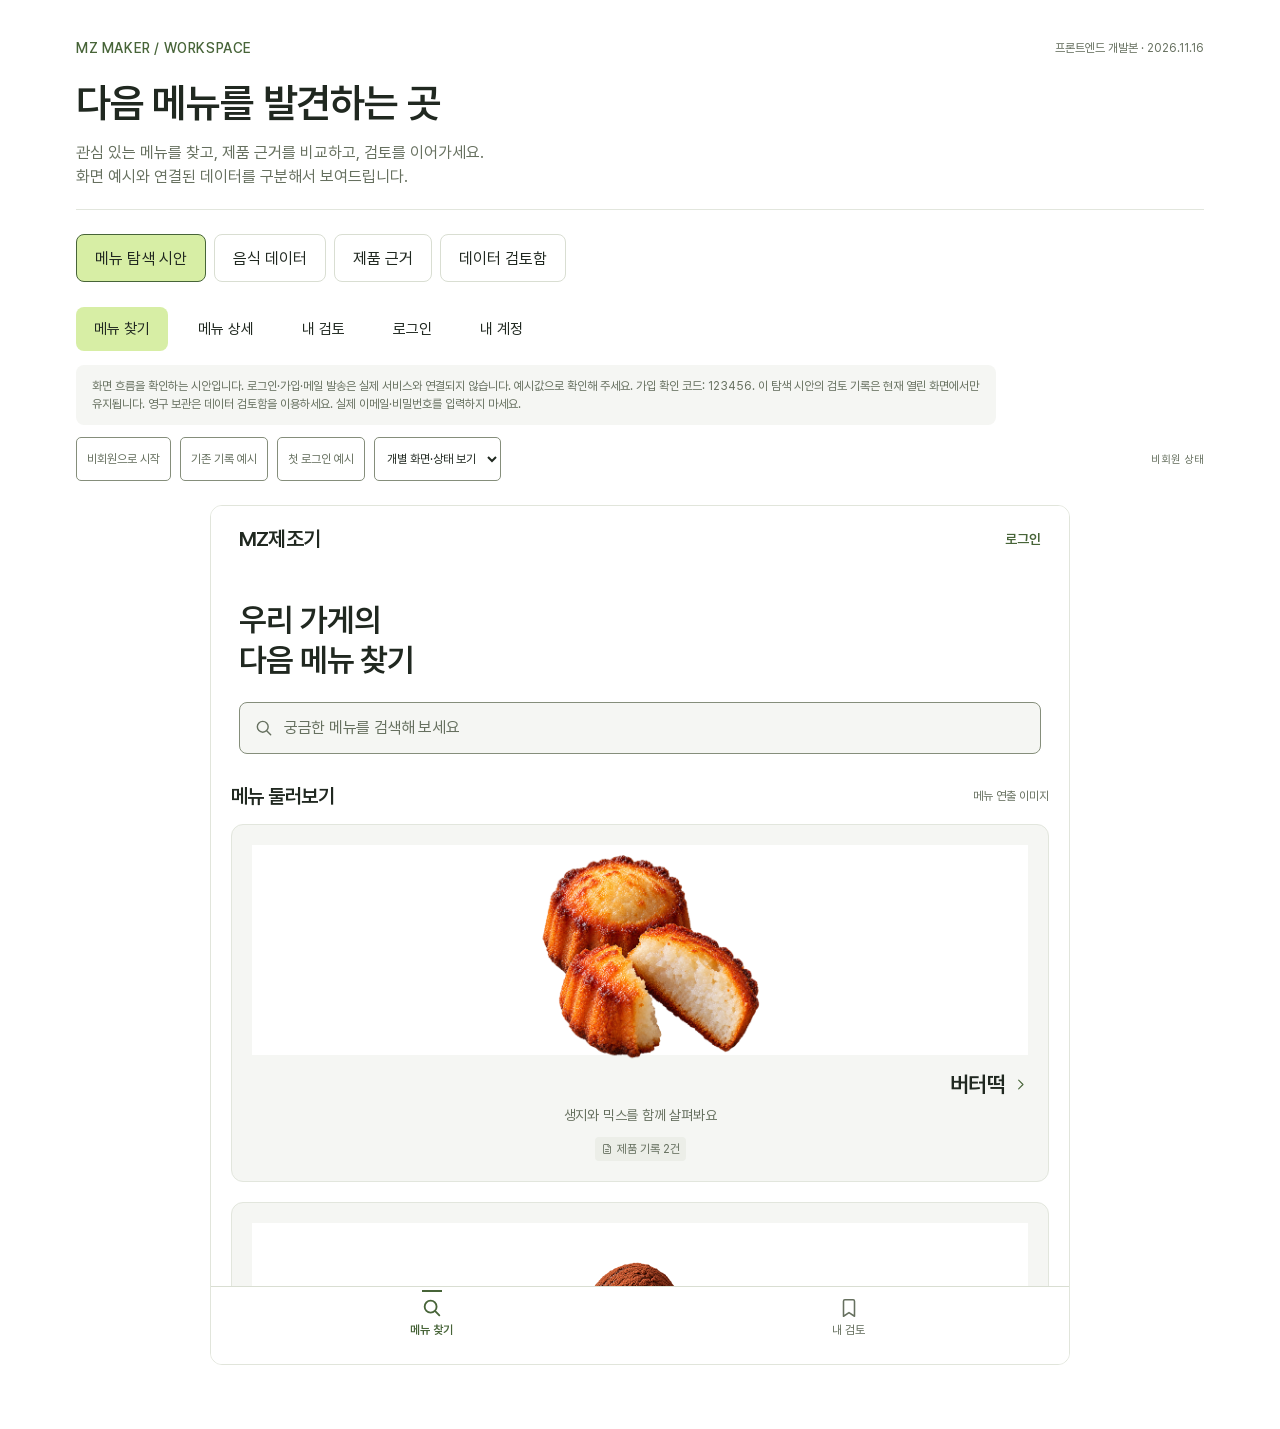
<file: frontend/public/developer.html>
<!doctype html>
<html lang="ko"><head>
<meta charset="utf-8">
<meta name="viewport" content="width=device-width,initial-scale=1">
<title>MZ제조기 · 메뉴 검토 웹</title>

<link rel="stylesheet" href="styles.css">
<link rel="stylesheet" href="comparison.css">
<style id="block-theme">:root{
 --ink:#202820;--muted:#66705F;--line:#D9DED2;--primary:#476438;
 --pistachio:#F0F7E4;--sky:#F5F6F3;--butter:#F5F6F3;--rose:#F5F6F3;
 --base:#FFFFFF;--stage:#F5F6F3;
 --action-bg:#F0F7E4;--action-text:#202820;--action-border:#769544;
}
.phone{border-radius:31px;box-shadow:0 0 0 1px rgba(38,54,43,.11),0 12px 35px rgba(38,54,43,.055)}
.brand{color:var(--primary);font-size:20px;letter-spacing:-1.1px}.brand-mark{border-radius:3px;transform:none}
.appbar-side{font-size:10px;letter-spacing:0}.appbar{padding:0 20px}
.home-intro{padding:13px 20px 0}.home-intro h1{font-size:27px;line-height:1.22;font-weight:700;letter-spacing:-.9px}
.search-field{border-radius:8px;border-color:#DEE6D7;height:48px;margin-top:19px;padding:0 14px;background:#fff;font-size:13px}
.home-menu.pad{margin:20px 18px 0;padding:17px 16px 18px;background:var(--pistachio);border-radius:12px}
.section-head h2{font-size:17px;letter-spacing:-.5px}.image-note{font-size:9px;color:#66705F}
.section-title{display:flex;align-items:center;gap:8px;min-width:0}
.round-icon{display:inline-grid;place-items:center;width:18px;height:18px;border-radius:0;background:transparent;flex-shrink:0;color:var(--primary)}
.round-icon .icon{width:16px;height:16px;stroke-width:1.7}
.menu-grid{gap:12px;margin-top:14px}.menu-picture{height:142px;border-radius:8px}
.menu-card-title{font-size:16px;margin-top:11px;letter-spacing:-.6px;line-height:1.3;align-items:flex-start;gap:2px}
.menu-card-title .icon{width:13px;height:13px;margin-top:3px;color:var(--primary)}
.menu-card-sub{font-size:11px;line-height:1.5;margin-top:5px;letter-spacing:-.25px;min-height:32px}
.content-labels{margin-top:7px}.content-label{background:rgba(255,255,255,.72);font-size:9px;padding:5px 6px;border-radius:4px;line-height:1.3;color:var(--ink)}
.content-label.neutral{border:0;background:rgba(255,255,255,.72);padding:5px 6px}
.content-label .icon{width:11px;height:11px}
.resume-section.pad{margin:15px 18px 20px;padding:15px 16px 16px;background:var(--butter);border-radius:12px}
.resume-section .section-head{margin-bottom:11px}.resume-section .section-head h2{font-size:15px}.resume-section .section-head a{color:var(--ink);font-size:10px}
.resume-card{background:transparent;border-radius:0;padding:0;gap:11px}.resume-card img{height:58px;width:58px;border-radius:6px}
.resume-copy strong{font-size:14px;font-weight:600}.resume-copy .next-small{font-size:10px;gap:5px;margin-top:7px}.resume-copy .next-small .caption{font-size:9px;color:var(--muted)}
.bottom-nav{border-top-color:#ECF0E9;height:78px;padding-top:9px}.nav-item{position:relative;isolation:isolate;gap:5px;font-size:10px}.nav-item.active{color:var(--primary);font-weight:700}
.nav-item.active:before{content:'';position:absolute;top:-7px;left:50%;transform:translateX(-50%);width:20px;height:2px;border-radius:1px;background:var(--primary)}
.nav-item.active .icon.nav-bookmark{fill:none;stroke:var(--primary)}.nav-item .icon{height:22px;width:22px}
.primary{background:var(--action-bg);color:var(--action-text);border:1px solid var(--action-border);border-radius:8px;font-size:14px;font-weight:600;height:48px;box-shadow:none}
.detail-hero{height:169px;margin:0 18px;width:calc(100% - 36px);border-radius:10px}
.detail-hero figcaption{font-size:9px;right:10px;bottom:9px;border-radius:4px;padding:4px 6px}
.menu-heading{padding:16px 22px 14px}.menu-heading h1{font-size:27px;letter-spacing:-.7px}.menu-heading .eyebrow{font-size:10px;margin-bottom:6px}.menu-heading p{font-size:12px;margin-top:8px}
.section-tabs{margin:0 18px;gap:27px;height:42px;border-color:var(--line)}.section-tabs a{font-size:12px}.section-tabs a:first-child{color:var(--primary)}.section-tabs a:first-child:after{background:var(--primary)}
.detail .app-content>.pad:not(.menu-heading){padding:0 18px 18px}
.evidence{padding:16px 16px 14px;background:var(--sky);border-radius:12px;margin-top:16px;scroll-margin-top:54px}
.evidence .section-head h2{font-size:16px}.period{font-size:10px;color:var(--ink)}
.metric-sub{margin-top:11px}.metric-sub p{font-size:9px;color:var(--muted)}.example-label{background:rgba(255,255,255,.76);font-size:10px;padding:4px 6px;border-radius:4px;color:var(--ink)}
.chart{height:125px;margin-top:8px}.chart text{fill:var(--muted);font-size:10px}.chart line{stroke:#A0C5CC;stroke-width:.6}.chart .curve{stroke:var(--primary);stroke-width:2.3}.chart .last-point{fill:var(--primary)}
.source-link{padding-top:8px;font-size:10px;color:var(--ink);border-top:1px solid rgba(49,88,61,.1);min-height:29px;margin-top:2px}
.section-divider{display:none}
.product-section{background:var(--pistachio);padding:16px;border-radius:12px;margin-top:16px;scroll-margin-top:54px}
.product-section .section-head h2{font-size:16px}.product-section .count{color:var(--primary);font-size:11px}.product-section .section-head button{color:var(--ink);font-size:10px}
.product-section .hint{font-size:11px;line-height:1.6;margin-top:9px}
.product-list{margin-top:12px;gap:9px}.product-row{border:0;background:#fff;border-radius:6px;padding:13px 12px;gap:10px;min-height:75px}
.product-icon{background:var(--pistachio);border-radius:12px;width:36px;height:39px}.product-icon .icon{width:19px;height:19px;color:var(--primary)}
.product-copy strong{font-size:13px;line-height:1.45;letter-spacing:-.2px}.product-copy span{font-size:11px;line-height:1.5;margin-top:4px}.product-row>.icon{width:14px;height:14px;color:var(--primary)}
.product-source{font-size:10px;line-height:1.5;margin-top:10px;color:var(--muted)}
.check-section{background:var(--butter);border-radius:12px;padding:16px;margin-top:16px;margin-bottom:2px;scroll-margin-top:54px}
.check-title{display:flex;align-items:center;gap:8px;font-size:16px;margin-bottom:14px}.check-group{background:transparent;border-radius:0;padding:0}.check-item{font-size:12px;gap:8px}.check-item+.check-item{margin-top:10px}.check-item .icon{width:15px;height:15px}
.disclaimer{font-size:9px;line-height:1.6;padding-top:12px;margin-top:14px;border-top:1px solid rgba(49,88,61,.12)}
.detail-footer{border-color:#D9DED2;padding:12px 20px 25px}.footer-helper{font-size:9px;margin-top:8px}
.my-intro{padding:17px 20px 0}.my-intro h1{font-size:28px}.my-intro p{font-size:12px}.status-tabs{margin:23px 20px 0;gap:20px;border-color:var(--line)}.status-tabs button{font-size:12px}.status-tabs button.active{color:var(--primary)}.status-tabs button.active:after{background:var(--primary)}
.saved-list{padding:18px 18px 0;gap:14px}.saved-card{border:0;background:var(--butter);border-radius:12px}
.saved-main{padding:16px 16px 13px;gap:12px}.saved-main img{width:76px;height:76px;border-radius:6px}.saved-copy h2{font-size:16px}.saved-copy p{font-size:11px}.saved-copy .saved-date{font-size:9px}.saved-main>.icon{color:var(--primary)}
.saved-next{margin:0 13px 13px;width:calc(100% - 26px);padding:12px 13px;border-radius:6px;background:rgba(255,255,255,.68)}.saved-next small{font-size:9px;margin-bottom:5px}.saved-next span{font-size:12px}.saved-next>.icon{color:var(--primary)}
.my-foot{padding:20px 22px 22px}.my-foot p{font-size:10px}.my-foot a{font-size:11px;color:var(--primary)}.photo-hint{font-size:9px}
.saved-resume-head{padding:18px 20px 17px}.saved-resume-head .row{gap:15px}.saved-resume-head img{height:76px;width:76px;border-radius:8px}.saved-resume-head h1{font-size:26px;letter-spacing:-.6px;margin-bottom:7px}.resume-state{font-size:11px}.resume-state button{color:var(--primary);font-size:10px}.saved-resume-head .resume-date{font-size:9px;margin-top:3px}
.resume-detail-block{margin:0 18px;padding:16px;border-radius:12px}.resume-detail-block p{font-size:10px;margin-bottom:8px}.resume-detail-block h2{font-size:21px;letter-spacing:-.5px}.resume-detail-block .mini-link{padding-top:11px;margin-top:14px;font-size:11px}
.resume-investigation{padding:15px 18px 20px}.review-product-block{background:var(--pistachio);padding:15px 16px 16px;border-radius:12px}.review-product-block .section-head h2{font-size:15px}.review-product-block .section-head button{font-size:10px;color:var(--ink)}.review-product-block .product-row{margin-top:10px!important}
.memo-block{margin-top:15px;background:var(--rose);padding:15px 16px 17px;border-radius:12px}.memo-head{margin-bottom:8px}.memo-head p{font-size:12px;font-weight:600;display:flex;align-items:center;gap:8px}.memo-head button{font-size:10px;color:var(--ink)}.memo-block strong{font-size:14px;line-height:1.55;font-weight:500}
.resume-links{margin-top:15px;background:var(--sky);padding:16px;border-radius:12px}.resume-links h2{font-size:15px;margin-bottom:5px;display:flex;align-items:center;gap:8px}.resume-links a{font-size:11px;border-color:rgba(49,88,61,.12);padding:12px 0}.resume-links a:last-child{border:0;padding-bottom:0}
.resume-investigation>.hint{font-size:9px!important;margin:12px 3px 8px!important;line-height:1.5}
.sheet{border-radius:16px 16px 0 0}.sheet h2{font-size:22px;letter-spacing:-.5px}.sheet-head .success-icon{background:var(--pistachio);color:var(--primary);border-radius:6px}.sheet-intro{font-size:14px}.sheet-hint{font-size:12px}.radio-row input{accent-color:var(--primary)}
.product-sheet .product-type{background:var(--pistachio);border-radius:4px}.product-sheet .sheet-note{border-radius:8px;background:var(--butter);color:var(--ink)}.sheet .primary{border-radius:8px}.empty-illustration:before{background:var(--rose)}
.screen-caption strong{color:var(--primary)}.board-footer{border-color:#D7E0CD}.board-footer .number{color:var(--primary)}
.studio-title{font-size:40px;letter-spacing:-1.4px}.snapshot-board .studio-title{font-size:38px}.studio-kicker{color:var(--primary);letter-spacing:.8px}.swatches{gap:8px}.swatches span{width:24px;height:24px;border-radius:4px}
.studio-intro p{font-size:14px;line-height:1.7}.screen-label b{font-size:16px}.screen-label span{font-size:11px}
.snapshot-board .review-controls{display:none}.snapshot-board .screens{margin-top:34px}
.render-phone .phone{border-radius:0;box-shadow:none}
@media(max-width:435px){
 .home-intro h1{font-size:27px}.menu-grid{gap:10px}.menu-picture{height:142px}.menu-card-title{font-size:15px}.menu-card-sub{font-size:11px;min-height:33px}.home-menu.pad{padding-left:15px;padding-right:15px}.section-head h2{font-size:16px}.section-title{gap:6px}.round-icon{width:18px;height:18px}.image-note{font-size:8px}.content-label{font-size:8.5px;padding:5px}.content-label .icon{width:10px;height:10px}.resume-copy strong{font-size:13px}.resume-copy .next-small{font-size:9px;gap:4px}.resume-copy .next-small .caption{font-size:8px}.resume-card img{width:55px;height:55px}.resume-section .section-head h2{font-size:14px}.period{font-size:9px}.evidence .section-head h2{font-size:15px}.metric-sub p{font-size:8.5px}.saved-main img{width:68px;height:72px}.saved-copy h2{font-size:15px}.saved-copy p{font-size:11px}.saved-resume-head h1{font-size:25px}.resume-state{font-size:11px}.review-product-block .section-head h2{font-size:14px}.memo-block strong{font-size:12px}.studio-title{font-size:29px}
}

.product-section .product-icon,.review-product-block .product-icon{background:transparent;width:28px;height:32px;border-radius:0}

/* Revision 04: restrained controls and a lighter action surface. */
.primary:hover{background:#CDE1AC}.primary:active{background:#C2D69F}
.primary[data-saved=true]{background:#EEF4E7}
.secondary-button{border-radius:8px;border-color:#858E7B}
.saved-editor textarea{border-radius:8px;border-color:#858E7B}
.toast{border-radius:6px}
.empty-illustration:before,.empty-illustration:after{border-radius:5px}
.review-controls button{border-radius:6px}
.review-controls button.active{background:var(--pistachio);color:var(--ink);border-color:var(--action-border)}
.nav-item.active .icon{stroke-width:2.2}
</style><style id="account-expansion">/* Account screens use the same typography, palette, and geometry as revision 04. */
.account-screen [hidden]{display:none!important}
.account-screen .auth-content{height:730px;overflow-y:auto;overscroll-behavior:contain;scrollbar-width:none;padding:21px 22px 36px}
.account-screen .auth-content::-webkit-scrollbar{display:none}
.auth-bar-spacer{width:44px;flex-shrink:0}
.auth-intro h1{font-size:27px;line-height:1.24;font-weight:700;letter-spacing:-.8px}
.auth-intro p{font-size:13px;line-height:1.65;color:var(--muted);margin-top:12px;letter-spacing:-.15px}
.auth-intro .auth-kicker{font-size:11px;font-weight:600;letter-spacing:0;color:var(--primary);margin:0 0 9px}
.auth-form{margin-top:29px}
.auth-field+.auth-field{margin-top:20px}
.auth-field>label{display:block;font-size:13px;font-weight:600;line-height:1.4;margin-bottom:8px}
.auth-field input:not([type=checkbox]){display:block;width:100%;min-width:0;height:49px;padding:0 13px;background:#fff;border:1px solid #858E7B;border-radius:8px;color:var(--ink);font-size:15px;line-height:1.4;outline-offset:2px}
.auth-field input::placeholder{color:#68766B;font-size:13px}
.auth-field input[aria-invalid=true]{border-color:#A23934}
.auth-input-wrap{position:relative}
.auth-input-wrap input{padding-right:59px!important}
.auth-password-toggle{position:absolute;right:5px;top:3px;height:43px;min-width:47px;font-size:11px;font-weight:500;color:var(--muted);text-decoration:underline;text-underline-offset:3px;border-radius:4px}
.auth-field-hint{font-size:11px;line-height:1.55;color:var(--muted);margin-top:7px}
.auth-error{font-size:12px;line-height:1.55;color:#A23934;background:#F9EFED;border-radius:6px;padding:10px 12px;margin-top:15px}
.auth-error[hidden]{display:none}
.auth-form>.primary{margin-top:25px;height:49px}
.auth-form .primary[disabled]{background:#E7EBE1;color:#697663;border-color:#D0D8C9;cursor:default}
.auth-links{display:flex;justify-content:flex-end;align-items:center;margin-top:10px}
.auth-text-button{font-size:12px;line-height:1.5;font-weight:500;color:var(--primary);min-height:42px;padding:8px 0;text-decoration:underline;text-underline-offset:3px}
.auth-signup-prompt{border-top:1px solid var(--line);margin-top:22px;padding-top:17px;display:flex;align-items:center;justify-content:space-between;gap:12px;font-size:12px;color:var(--muted)}
.auth-signup-prompt .auth-text-button{font-weight:600;font-size:13px}
.auth-dismiss{display:flex;align-items:center;justify-content:center;width:100%;min-height:46px;color:var(--muted);font-size:12px;margin-top:16px;gap:5px}
.auth-dismiss .icon{width:15px;height:15px}
.auth-form.compact{margin-top:23px}
.auth-form.compact .auth-field+.auth-field{margin-top:16px}
.auth-consents{margin:23px 0 0;padding:14px 0 0;border:0;border-top:1px solid var(--line)}
.auth-consents legend{float:left;font-size:12px;font-weight:600;margin-bottom:7px;padding:0}
.auth-consent-row{clear:both;display:flex;align-items:center;justify-content:space-between;gap:8px;min-height:42px}
.auth-consent-row label{display:flex;align-items:center;gap:9px;line-height:1.5;font-size:12px;flex:1;min-height:42px}
.auth-consent-row input{width:17px;height:17px;margin:0;accent-color:var(--primary);flex-shrink:0}
.auth-consent-row button{color:var(--muted);font-size:11px;text-decoration:underline;text-underline-offset:3px;min-height:42px;min-width:36px}
.auth-form.compact>.primary{margin-top:18px}
.auth-footer-copy{font-size:11px;line-height:1.55;color:var(--muted);margin-top:16px}
.auth-info-block{border-radius:12px;background:var(--sky);padding:16px;margin-top:23px}
.auth-info-block .auth-mini-title{display:flex;align-items:center;gap:8px;font-size:12px;font-weight:600;line-height:1.5;margin-bottom:8px}
.auth-info-block .auth-mini-title .icon{width:18px;height:18px}
.auth-info-block strong{display:block;font-size:15px;font-weight:600;line-height:1.5;word-break:break-word}
.auth-info-block p{font-size:12px;color:var(--muted);line-height:1.65;margin-top:8px}
.auth-info-block .auth-text-button{min-height:34px;font-size:11px;padding:7px 0 0}
.auth-code-field input{font-size:23px!important;letter-spacing:7px;font-weight:600;padding-left:16px!important}
.auth-code-field input::placeholder{font-size:13px;letter-spacing:0;font-weight:400}
.auth-code-meta{display:flex;justify-content:space-between;align-items:center;gap:10px;margin-top:9px;font-size:11px;color:var(--muted)}
.auth-code-meta .auth-text-button{min-height:36px;font-size:11px}
.auth-bullet-list{padding:0;margin:12px 0 0;list-style:none}
.auth-bullet-list li{font-size:12px;line-height:1.7;padding-left:14px;position:relative;color:var(--muted)}
.auth-bullet-list li:before{content:'·';position:absolute;left:0;color:var(--primary);font-weight:700}
.auth-bullet-list li+li{margin-top:8px}
.auth-next-actions{display:grid;gap:10px;margin-top:27px}
.auth-next-actions .primary,.auth-next-actions .secondary-button{height:49px}
.auth-confirm-icon{width:38px;height:38px;display:grid;place-items:center;border-radius:8px;background:var(--sky);color:var(--primary);margin-bottom:20px}
.auth-confirm-icon .icon{width:22px;height:22px}
.account-home .auth-content{height:678px;padding:17px 20px 28px}
.account-home .auth-intro h1{font-size:28px}
.account-identity{background:var(--pistachio);border-radius:12px;padding:18px;margin-top:22px}
.account-identity .identity-label{font-size:11px;color:var(--muted);margin-bottom:8px}
.account-identity h2{font-size:18px;line-height:1.4;letter-spacing:-.3px;word-break:break-word;font-weight:600}
.account-identity .identity-note{font-size:12px;line-height:1.6;color:var(--muted);margin-top:10px}
.account-identity .primary{margin-top:15px;background:#fff;font-size:13px}
.account-settings{margin-top:20px}
.account-settings h2{font-size:12px;color:var(--muted);font-weight:500;line-height:1.5;margin-bottom:8px}
.account-settings-row{display:flex;align-items:center;justify-content:space-between;gap:10px;min-height:51px;border-bottom:1px solid var(--line);width:100%;text-align:left;font-size:14px;line-height:1.45}
.account-settings-row .icon{width:16px;height:16px;color:var(--muted)}
.account-signout{min-height:47px;font-size:13px;color:var(--primary);display:flex;align-items:center;justify-content:space-between;width:100%;margin-top:13px}
.account-signout .icon{width:16px;height:16px}
.account-delete-link{font-size:11px;color:#7D5F5B;text-decoration:underline;text-underline-offset:3px;min-height:37px}
.auth-document-tag{display:inline-block;font-size:10px;font-weight:500;padding:4px 6px;background:var(--sky);border-radius:4px;margin-bottom:13px}
.policy-notice{background:var(--butter);border-radius:12px;padding:14px 15px;font-size:12px;line-height:1.65;color:var(--ink);margin-top:20px}
.policy-outline{margin:24px 0 0;padding:0;list-style:none;counter-reset:policy}
.policy-outline li{counter-increment:policy;display:grid;grid-template-columns:22px 1fr;gap:7px;padding:14px 0;border-bottom:1px solid var(--line)}
.policy-outline li:before{content:counter(policy,decimal-leading-zero);font-size:10px;color:var(--primary);padding-top:3px}
.policy-outline h2{font-size:14px;font-weight:600;line-height:1.5}
.policy-outline p{font-size:11px;line-height:1.7;color:var(--muted);margin-top:5px}
.policy-close{margin-top:24px}
.withdraw-summary{background:var(--rose);border-radius:12px;padding:17px;margin-top:24px}
.withdraw-summary h2{font-size:14px;font-weight:600;line-height:1.5}
.withdraw-summary ul{margin:12px 0 0;padding:0;list-style:none;display:grid;gap:11px}
.withdraw-summary li{display:flex;align-items:center;gap:9px;font-size:12px;line-height:1.5}
.withdraw-summary .icon{width:17px;height:17px}
.withdraw-confirm-label{display:flex;align-items:flex-start;gap:9px;font-size:12px;line-height:1.65;margin-top:23px}
.withdraw-confirm-label input{width:17px;height:17px;accent-color:#A23934;flex-shrink:0;margin:2px 0 0}
.danger-button{display:flex;align-items:center;justify-content:center;height:49px;width:100%;border:1px solid #A23934;border-radius:8px;color:#A23934;background:white;font-size:14px;font-weight:600;margin-top:22px}
.danger-button:disabled{color:#9E817D;border-color:#D3BCB8;cursor:default}
.withdraw-cancel{margin-top:10px}
.account-screen .toast{bottom:36px}
.account-home .toast{bottom:94px}
@media(max-width:435px){.account-screen .auth-content{padding-left:20px;padding-right:20px}.auth-intro h1{font-size:26px}.auth-field input:not([type=checkbox]){font-size:15px}.account-identity h2{font-size:17px}}
@media(max-width:355px){.auth-intro h1{font-size:24px}.auth-consent-row label{font-size:11px}.auth-code-meta{gap:5px}.auth-signup-prompt{font-size:11px}.auth-signup-prompt .auth-text-button{font-size:12px}}

[hidden]{display:none!important}
.screen-wrap{display:none}
.screen-wrap.view-active{display:block}
body.single .screen-wrap:not(.view-active){display:none!important}
body.single .screen-wrap.view-active{display:block!important}
body[data-view=all] .screen-wrap[data-board]{display:block}
.render-phone .screen-wrap{display:none!important}.render-phone .screen-wrap.render-target{display:block!important}
.preview-help{font-size:12px;color:var(--muted);line-height:1.6;margin-top:14px;max-width:860px}
.preview-session-controls{display:flex;align-items:center;gap:9px;flex-wrap:wrap;margin:12px 0 3px;font-size:11px;color:var(--muted)}
.preview-session-controls button{border:1px solid #CAD3C3;padding:8px 10px;border-radius:5px;background:#fff;font-size:11px}
.preview-session-controls select{font:inherit;max-width:235px;background:#fff;border:1px solid #CAD3C3;border-radius:5px;padding:8px;color:var(--ink)}
#preview-session{margin-left:auto;font-size:11px}
#demo-mail-next{border:1px solid var(--action-border);background:var(--pistachio);border-radius:6px;padding:9px 12px;font-size:12px;margin-top:10px}
.render-phone .preview-help,.render-phone .preview-session-controls,.render-phone #demo-mail-next,.snapshot-board .preview-help,.snapshot-board .preview-session-controls,.snapshot-board #demo-mail-next{display:none!important}
.account-entry{min-width:44px;min-height:44px;display:flex;align-items:center;justify-content:flex-end;font-size:12px;font-weight:600;color:var(--primary)}
.account-entry .icon{width:22px;height:22px}
.guest-home-note{margin:15px 18px 20px;padding:16px;background:var(--butter);border-radius:12px}
.guest-home-note h2{font-size:14px;line-height:1.4;letter-spacing:-.2px}
.guest-home-note p{font-size:11px;line-height:1.65;color:var(--muted);margin-top:7px}
.guest-home-note button{margin-top:8px;min-height:34px;text-decoration:underline;text-underline-offset:3px;font-size:12px;color:var(--primary)}
.saved-gate{margin:35px 18px 0;background:var(--sky);padding:24px 18px;border-radius:12px}
.saved-gate h2{font-size:23px;line-height:1.3;letter-spacing:-.7px}
.saved-gate p{font-size:13px;line-height:1.6;margin-top:13px;color:var(--muted)}
.saved-gate .primary{margin-top:23px}
.saved-gate .secondary-button{margin-top:10px;background:transparent;font-size:13px}
.preview-empty{display:block;padding:50px 26px 20px}
.saved-list:empty{display:none}
.state-message{padding:20px 18px;margin:18px;border:1px solid var(--line);border-radius:12px;background:#fff}
.state-message h2{font-size:18px;line-height:1.35;letter-spacing:-.4px}
.state-message p{font-size:12px;line-height:1.65;color:var(--muted);margin-top:9px}
.state-message button{margin-top:16px}
.block-state{padding:21px 0 13px;font-size:12px;line-height:1.65}
.block-state button{display:block;text-decoration:underline;text-underline-offset:3px;font-weight:600;min-height:38px}
.detail-save-error{padding:9px 12px;background:#F9EFED;border:1px solid #CCA39D;border-radius:8px;font-size:11px;line-height:1.5;color:#A23934;position:absolute;left:20px;right:20px;bottom:115px;z-index:21}
.detail-save-error button{font-weight:600;text-decoration:underline;text-underline-offset:3px;min-height:30px}
.remove-review{font-size:11px;color:#A23934;min-height:40px;text-decoration:underline;text-underline-offset:3px;margin:10px 0 0}
.editor-label{display:block;font-size:12px;margin:20px 0 8px}
.phone.show-confirm .confirm-shade,.phone.show-confirm .remove-sheet{display:block}
.remove-sheet p{font-size:13px;color:var(--muted);line-height:1.65;margin-top:16px}
.remove-sheet .danger-button{margin-top:24px}
.remove-sheet .secondary-button{margin-top:10px}
.search-content{height:678px;overflow:auto;scrollbar-width:none;padding:14px 20px 24px}
.search-input-form{display:flex;gap:8px;margin-bottom:23px;align-items:center}
.search-input-wrap{display:flex;align-items:center;border:1px solid #858E7B;border-radius:8px;height:48px;padding:0 10px;flex:1;min-width:0;gap:7px}
.search-input-wrap .icon{width:18px;height:18px;color:var(--muted)}
.search-input-wrap input{border:0;outline:0;min-width:0;flex:1;font-size:14px;background:white;color:var(--ink);height:43px;width:100%}
.search-input-wrap:focus-within{outline:2px solid var(--primary);outline-offset:2px}
.search-clear{width:30px;height:40px;display:grid;place-items:center}
.search-submit{height:48px;padding:0 12px;background:var(--pistachio);border:1px solid var(--action-border);border-radius:8px;font-size:13px;font-weight:600}
.search-content h1{font-size:21px;line-height:1.4;letter-spacing:-.4px;margin-bottom:17px}
.search-result{width:100%;display:flex;align-items:center;gap:13px;padding:14px 0;border-bottom:1px solid var(--line);text-align:left}
.search-result img{width:76px;height:76px;object-fit:cover;border-radius:6px}
.search-result>span{flex:1;min-width:0}.search-result strong{display:block;font-size:16px;line-height:1.4;letter-spacing:-.4px}
.search-result small{display:block;font-size:11px;line-height:1.6;color:var(--muted);margin-top:6px}
.search-result>.icon{width:16px;height:16px}
.search-content .state-message{margin:20px 0;border:0;background:var(--sky)}
.search-loading .skeleton-row{height:104px;padding:14px 0;display:flex;align-items:center;gap:12px;border-bottom:1px solid var(--line)}
.skeleton-thumb{width:76px;height:76px;background:#E9EEE3;border-radius:6px;flex-shrink:0}
.skeleton-lines{flex:1}.skeleton-lines span{display:block;height:12px;background:#E9EEE3;border-radius:3px;margin:9px 0}.skeleton-lines span:last-child{width:68%}
.loading-caption{font-size:12px;color:var(--muted);margin:15px 0}
.compare-grid{display:grid;grid-template-columns:1fr 1fr;gap:16px;margin-top:24px}.compare-grid strong{font-size:14px;line-height:1.5}
.snapshot-board .screens{row-gap:30px}
.auth-content .auth-info-block:last-child{margin-bottom:18px}
@media(max-width:435px){#preview-session{margin-left:0;width:100%}.review-controls{gap:6px}.review-controls button{font-size:11px;padding:8px 9px}.search-content{padding-left:18px;padding-right:18px}.search-submit{padding:0 9px}.preview-help{font-size:11px}}
</style><style id="visual-v2">
/* MZ제조기 v2 · 확정 검토용 — neutral surfaces, food objects, one lime accent. */
:root{
 --base:#FFFFFF;--stage:#F5F6F3;--surface:#F5F6F3;--surface-alt:#ECEEE8;
 --ink:#202820;--muted:#66705F;--line:#D9DED2;--control-border:#858E7B;
 --accent:#D7EEA5;--accent-pressed:#C4DF8A;--accent-soft:#F0F7E4;--accent-border:#769544;
 --primary:#476438;--focus:#476438;--action-bg:var(--accent);--action-text:var(--ink);--action-border:var(--accent-border);
 --pistachio:var(--accent-soft);--sky:var(--surface);--butter:var(--surface);--rose:var(--surface);
 --error:#A23934;--error-soft:#F9EFED;--warning:#776225;--warning-soft:#F5F0E3;
}
body{background:var(--stage);color:var(--ink)}
.phone{background:var(--base);box-shadow:0 0 0 1px var(--line),0 12px 30px rgba(32,40,32,.035);border-radius:28px}
.phone h1,.phone h2,.phone h3,.phone strong{font-weight:600}
.phone button:focus-visible,.phone a:focus-visible,.phone input:focus-visible,.phone textarea:focus-visible{outline:2px solid var(--focus);outline-offset:2px}
.phone button,.phone a{touch-action:manipulation}
.phone input,.phone textarea{color:var(--ink);caret-color:var(--focus)}
.phone input::placeholder,.phone textarea::placeholder{color:var(--muted)}
.status{padding-left:24px;padding-right:24px;background:var(--base)}
.clock{font-size:12px;font-weight:600}
.appbar{padding:0 20px;background:var(--base);height:52px}
.brand{font-size:21px;line-height:28px;letter-spacing:-.8px;font-weight:600;color:var(--ink);gap:0}
.brand-mark{display:none}
.back-title{font-size:16px;line-height:24px;font-weight:600}
.icon-button{width:44px;height:44px;border-radius:8px}
.account-entry{font-size:14px;line-height:20px;min-height:44px;min-width:44px;color:var(--focus)}
.account-entry .icon{width:24px;height:24px}
.pad{padding-left:20px;padding-right:20px}
.primary,.sheet .primary{height:48px;min-height:48px;border-radius:8px;border:1px solid var(--accent-border);background:var(--accent);color:var(--ink);font-size:16px;line-height:24px;font-weight:600;letter-spacing:-.2px;box-shadow:none}
.primary:hover{background:var(--accent-pressed)}
.primary:active{background:var(--accent-pressed)}
.primary[data-saved=true]{background:var(--accent-soft)}
.primary .icon{width:20px;height:20px}
.secondary-button{height:48px;min-height:48px;border-radius:8px;border:1px solid var(--control-border);background:var(--base);font-size:16px;line-height:24px;font-weight:500}
.section-head{gap:12px;align-items:center;min-height:28px}
.section-head h2,.evidence .section-head h2,.product-section .section-head h2{font-size:20px;line-height:28px;letter-spacing:-.55px;font-weight:600}
.section-head a,.section-head button{font-size:12px;line-height:18px;color:var(--focus);min-height:44px;flex-shrink:0}
.section-title{gap:8px}
.section-title .round-icon,.check-title .round-icon{display:none}
.round-icon{width:20px;height:20px;border-radius:0;background:transparent;color:var(--focus)}
.round-icon .icon{width:18px;height:18px}

/* Discovery: one food-led feature, then a compact second menu. */
.home-intro{padding:20px 20px 0}
.home-intro h1{font-size:32px;line-height:40px;font-weight:600;letter-spacing:-1.1px}
.search-field{height:52px;min-height:52px;margin-top:22px;padding:0 14px;border:1px solid var(--control-border);background:var(--surface);border-radius:8px;font-size:16px;line-height:24px;gap:10px}
.search-field svg{width:20px;height:20px}
.search-field span{letter-spacing:-.3px}
.home-menu.pad{margin:28px 20px 0;padding:0;background:transparent;border-radius:0}
.home-menu .section-head{margin-bottom:14px}
.home-menu .section-title{gap:0}
.image-note{font-size:12px;line-height:18px;color:var(--muted);text-align:right}
.menu-grid{display:flex;flex-direction:column;gap:12px;margin:0}
.menu-card{display:grid;grid-template-columns:90px minmax(0,1fr);grid-template-areas:'picture title' 'picture subtitle' 'picture labels';column-gap:14px;align-items:center;position:relative;min-height:132px;padding:14px 16px;background:var(--surface);border-radius:12px;overflow:hidden;border:1px solid transparent}
.menu-card:focus-visible{outline-offset:2px}
.menu-card:first-child{display:block;min-height:272px;padding:173px 20px 18px}
.menu-picture,.menu-picture.cookie,.menu-picture.butter{grid-area:picture;height:98px;width:90px;position:relative;border-radius:0;background:transparent;overflow:visible}
.menu-picture img,.menu-picture.butter img,.menu-picture.cookie img{width:100%;height:100%;object-fit:contain;object-position:center}
.menu-card:first-child .menu-picture{position:absolute;top:2px;left:20px;width:calc(100% - 40px);height:171px}
.menu-card:first-child .menu-picture img{transform:scale(1.42);transform-origin:center}
.menu-card-title{grid-area:title;align-self:end;display:flex;align-items:center;gap:8px;font-size:18px;line-height:26px;font-weight:600;letter-spacing:-.6px;margin:0;white-space:normal}
.menu-card-title .icon{width:15px;height:15px;flex-shrink:0;margin:0;color:var(--focus)}
.menu-card-sub{grid-area:subtitle;font-size:14px;line-height:20px;color:var(--muted);letter-spacing:-.2px;min-height:0;margin-top:4px}
.content-labels{grid-area:labels;margin-top:8px}
.content-label,.content-label.neutral{background:var(--surface-alt);border:0;border-radius:4px;padding:3px 6px;color:var(--muted);font-size:12px;line-height:18px;gap:4px;font-weight:400}
.content-label .icon{width:12px;height:12px}
.resume-section.pad{margin:28px 20px 28px;background:transparent;padding:0;border-radius:0}
.resume-section .section-head{margin-bottom:12px}
.resume-section .section-head h2{font-size:20px;line-height:28px}
.resume-section .section-head a{font-size:12px;line-height:18px}
.resume-card{padding:14px;background:var(--surface);border-radius:12px;gap:14px}
.resume-card img{height:72px;width:72px;object-fit:contain;border-radius:0;background:transparent}
.resume-copy strong{font-size:18px;line-height:26px;letter-spacing:-.4px}
.resume-copy .next-small{font-size:14px;line-height:20px;gap:0;display:block;margin-top:5px}
.resume-copy .next-small .caption{display:block;font-size:12px;line-height:18px;color:var(--muted);margin-bottom:2px}
.guest-home-note{margin:28px 20px 32px;padding:20px 0 0;background:transparent;border-radius:0;border-top:1px solid var(--line)}
.guest-home-note h2{font-size:18px;line-height:26px;font-weight:600;letter-spacing:-.4px}
.guest-home-note p{font-size:14px;line-height:20px;color:var(--muted);margin-top:8px}
.guest-home-note button{font-size:14px;line-height:20px;min-height:44px;margin-top:8px;color:var(--focus)}

/* Menu detail: neutral object stage, data card, and separate product rows. */
.detail .app-content{height:628px}
.detail-hero{height:220px;margin:4px 20px 0;width:calc(100% - 40px);border-radius:12px;background:var(--surface);overflow:hidden}
.detail-hero img{width:100%;height:100%;object-fit:contain;object-position:center;padding:8px 16px 24px}
.detail-hero img{transform:scale(1.28);transform-origin:center}
.detail-hero figcaption{font-size:12px;line-height:18px;color:var(--muted);right:12px;bottom:9px;padding:0;border-radius:0;background:transparent}
.menu-heading{padding:20px 20px 24px}
.menu-heading .eyebrow{font-size:12px;line-height:18px;margin-bottom:8px;color:var(--muted)}
.menu-heading h1{font-size:32px;line-height:40px;font-weight:600;letter-spacing:-.8px}
.menu-heading p{font-size:14px;line-height:20px;margin-top:10px;color:var(--muted);letter-spacing:-.1px}
.section-tabs{margin:0 20px;height:48px;gap:26px;border-color:var(--line);background:var(--base)}
.section-tabs a{font-size:14px;line-height:20px;min-height:44px;font-weight:500;color:var(--muted)}
.section-tabs a.current{color:var(--focus);font-weight:600}
.section-tabs a.current:after{height:2px;background:var(--focus);border-radius:0}
.detail .app-content>.pad:not(.menu-heading){padding:0 20px 24px}
.evidence{padding:18px 16px 12px;background:var(--surface);border-radius:12px;margin-top:24px;scroll-margin-top:56px}
.period{font-size:12px;line-height:18px;color:var(--muted);gap:0;white-space:nowrap}
.period .icon{display:none}
.metric-sub{margin-top:14px;gap:8px;align-items:flex-start}
.metric-sub p{font-size:12px;line-height:18px;color:var(--muted);flex:1}
.example-label{background:var(--surface-alt);font-size:12px;line-height:18px;padding:3px 6px;border-radius:4px;color:var(--muted);white-space:nowrap}
.chart{height:145px;margin:12px 0 4px}
.chart text{font-size:12px;fill:var(--muted)}
.chart line{stroke:#C6CFC0;stroke-width:.7}
.chart .curve{stroke:var(--focus);stroke-width:2.3}
.chart .last-point{fill:var(--focus)}
.source-link{min-height:44px;font-size:12px;line-height:18px;border-top:1px solid var(--line);padding-top:0;margin-top:0;color:var(--focus)}
.source-link .icon{width:15px;height:15px}
.section-divider{display:none}
.product-section{background:transparent;padding:0;border-radius:0;margin-top:32px;scroll-margin-top:56px}
.product-section .count{font-size:12px;line-height:18px;color:var(--muted);margin-left:5px;vertical-align:2px}
.product-section .section-head button{font-size:12px;line-height:18px;color:var(--focus);min-height:44px}
.product-section .hint{font-size:14px;line-height:20px;margin-top:8px;color:var(--muted)}
.product-list{margin-top:16px;gap:12px}
.product-row{padding:16px 14px;min-height:92px;border:1px solid var(--line);border-radius:8px;background:var(--surface);gap:12px}
.product-section .product-icon,.review-product-block .product-icon,.product-icon{width:24px;height:28px;border-radius:0;background:transparent;color:var(--focus)}
.product-icon .icon{width:22px;height:22px;color:var(--focus)}
.product-copy strong{font-size:16px;line-height:24px;font-weight:600;letter-spacing:-.25px}
.product-copy span{font-size:12px;line-height:18px;color:var(--muted);margin-top:6px}
.product-row>.icon{width:15px;height:15px;color:var(--focus)}
.product-source{font-size:12px;line-height:18px;color:var(--muted);margin-top:12px}
.check-section{background:transparent;border-radius:0;padding:24px 0 0;border-top:1px solid var(--line);margin-top:32px;margin-bottom:8px;scroll-margin-top:56px}
.check-title{font-size:20px;line-height:28px;font-weight:600;letter-spacing:-.5px;margin-bottom:14px}
.check-group{padding:0;background:transparent;border-radius:0}
.check-item{font-size:14px;line-height:20px;min-height:36px;gap:10px}
.check-item+.check-item{margin-top:4px}
.check-item .icon{width:18px;height:18px;color:var(--muted)}
.disclaimer{font-size:12px;line-height:18px;margin-top:18px;padding:14px;border:0;border-radius:8px;background:var(--warning-soft);color:var(--warning)}
.detail-footer{height:128px;padding:12px 20px 26px;border-color:var(--line);background:var(--base)}
.footer-helper{font-size:12px;line-height:18px;margin-top:8px;color:var(--muted)}
.detail-save-error{bottom:136px;font-size:14px;line-height:20px;padding:12px 14px;background:var(--error-soft);color:var(--error);border-color:#CCA39D}
.detail-save-error button{min-height:44px;font-size:14px;color:var(--error)}
.full-content .detail .detail-footer{height:auto;min-height:128px}

/* Personal review: the next action has the only larger lime-tinted surface. */
.my-intro{padding:20px 20px 0}
.my-intro h1{font-size:28px;line-height:36px;font-weight:600;letter-spacing:-.8px}
.my-intro p{font-size:14px;line-height:20px;color:var(--muted);margin-top:10px}
.status-tabs{margin:24px 20px 0;gap:18px;height:48px}
.status-tabs button{font-size:14px;line-height:20px;min-height:44px;font-weight:500}
.status-tabs button small{font-size:12px;line-height:18px;margin-left:5px}
.status-tabs button.active{font-weight:600;color:var(--focus)}
.saved-list{padding:20px 20px 0;gap:12px}
.saved-card{border:0;background:var(--surface);border-radius:12px}
.saved-main{padding:16px 16px 14px;gap:14px;align-items:center}
.saved-main img{width:64px;height:64px;object-fit:contain;border-radius:0;background:transparent}
.saved-copy h2{font-size:18px;line-height:26px;font-weight:600;letter-spacing:-.4px;margin-bottom:7px}
.saved-copy p{font-size:14px;line-height:20px;color:var(--muted)}
.saved-copy .saved-date{font-size:12px;line-height:18px;margin-top:6px;color:var(--muted)}
.saved-main>.icon{width:16px;height:16px}
.saved-next{margin:0 16px 0;width:calc(100% - 32px);padding:12px 0 16px;border-top:1px solid var(--line);border-radius:0;background:transparent;min-height:64px}
.saved-next small{font-size:12px;line-height:18px;color:var(--muted);margin-bottom:4px}
.saved-next span{font-size:14px;line-height:20px;font-weight:500}
.saved-next>.icon{width:18px;height:18px}
.my-foot{padding:24px 20px 28px;gap:12px;align-items:center}
.my-foot p{font-size:12px;line-height:18px}
.my-foot a{font-size:14px;line-height:20px;min-height:44px}
.saved-resume-head{padding:20px 20px 24px}
.saved-resume-head .row{gap:16px}
.saved-resume-head img{width:100px;height:100px;object-fit:contain;border-radius:12px;background:var(--surface)}
.saved-resume-head h1{font-size:28px;line-height:36px;font-weight:600;letter-spacing:-.6px;margin-bottom:2px}
.saved-resume-head p{font-size:12px;line-height:18px}
.resume-state{font-size:14px;line-height:20px;gap:10px;flex-wrap:wrap}
.resume-state button{font-size:12px;line-height:18px;min-height:44px}
.saved-resume-head .resume-date{font-size:12px;line-height:18px;margin-top:0}
.resume-detail-block{margin:0 20px;padding:20px;border-radius:12px;background:var(--accent-soft);border:1px solid #D4DFBF}
.resume-detail-block p{font-size:12px;line-height:18px;color:var(--muted);margin-bottom:8px}
.resume-detail-block h2{font-size:22px;line-height:30px;font-weight:600;letter-spacing:-.5px}
.resume-detail-block .mini-link{min-height:44px;margin-top:16px;padding-top:12px;font-size:14px;line-height:20px;border-color:#CCD8BA;color:var(--focus)}
.resume-investigation{padding:28px 20px 24px}
.review-product-block{padding:0;background:transparent;border-radius:0}
.review-product-block .section-head h2{font-size:20px;line-height:28px}
.review-product-block .section-head button{font-size:12px;line-height:18px;min-height:44px;color:var(--focus)}
.review-product-block .product-row{margin-top:12px!important}
.memo-block{margin-top:28px;padding:18px;background:var(--surface);border-radius:12px}
.memo-head{margin-bottom:8px}
.memo-head p{font-size:14px;line-height:20px;font-weight:500;gap:8px}
.memo-head button{font-size:14px;line-height:20px;min-height:44px;color:var(--focus)}
.memo-block strong{font-size:16px;line-height:24px;font-weight:400}
.resume-links{margin-top:28px;padding:0;background:transparent;border-radius:0}
.resume-links h2{font-size:20px;line-height:28px;font-weight:600;margin-bottom:8px;gap:8px}
.resume-links a{padding:14px 0;min-height:52px;font-size:14px;line-height:20px;border-color:var(--line)}
.resume-links a:last-child{padding-bottom:14px;border-bottom:1px solid var(--line)}
.resume-investigation>.hint{font-size:12px!important;line-height:18px!important;margin:14px 0 0!important}
.remove-review{font-size:12px;line-height:18px;min-height:44px;margin-top:14px;color:var(--error)}
.saved-gate{margin:28px 20px 0;padding:24px 20px;background:var(--surface);border-radius:12px}
.saved-gate h2{font-size:28px;line-height:36px;font-weight:600;letter-spacing:-.8px}
.saved-gate p{font-size:16px;line-height:24px;margin-top:14px}
.saved-gate .primary{margin-top:24px}
.saved-gate .secondary-button{background:white;font-size:16px;margin-top:12px}
.preview-empty{padding:44px 24px 28px}
.preview-empty h2{font-size:24px;line-height:32px;font-weight:600;margin-top:24px}
.preview-empty p{font-size:16px;line-height:24px;margin-top:12px}
.preview-empty .primary{margin-top:28px}
.empty-illustration:before{background:var(--accent-soft)}
.empty-illustration:after{border-color:var(--control-border);border-radius:6px}

/* Forms and settings: calm surfaces; readable field labels and real hit areas. */
.account-screen .auth-content{padding:24px 20px 36px}
.auth-intro h1{font-size:28px;line-height:36px;font-weight:600;letter-spacing:-.8px}
.auth-intro p{font-size:16px;line-height:24px;color:var(--muted);margin-top:14px}
.auth-intro .auth-kicker{font-size:12px;line-height:18px;letter-spacing:0;font-weight:500;color:var(--muted);margin-bottom:12px}
.auth-form,.auth-form.compact{margin-top:28px}
.auth-field+.auth-field,.auth-form.compact .auth-field+.auth-field{margin-top:22px}
.auth-field>label{font-size:14px;line-height:20px;font-weight:500;margin-bottom:8px}
.auth-field input:not([type=checkbox]){height:52px;border-color:var(--control-border);font-size:16px;line-height:24px;padding:0 14px;border-radius:8px;background:var(--base)}
.auth-field input::placeholder{font-size:14px;color:var(--muted)}
.auth-input-wrap input{padding-right:64px!important}
.auth-password-toggle{right:4px;top:4px;min-width:52px;height:44px;font-size:12px;line-height:18px;color:var(--focus);border-radius:4px}
.auth-field-hint{font-size:12px;line-height:18px;margin-top:8px;color:var(--muted)}
.auth-error{font-size:14px;line-height:20px;margin-top:16px;padding:12px 14px;background:var(--error-soft);color:var(--error);border-radius:8px}
.auth-field input[aria-invalid=true]{border-color:var(--error)}
.auth-form>.primary,.auth-form.compact>.primary{height:48px;min-height:48px;margin-top:24px}
.auth-form .primary[disabled]{background:var(--surface-alt);color:var(--muted);border-color:var(--line)}
.auth-links{margin-top:8px}
.auth-text-button{font-size:14px;line-height:20px;min-height:44px;color:var(--focus)}
.auth-signup-prompt{margin-top:20px;padding-top:16px;font-size:14px;line-height:20px;border-color:var(--line)}
.auth-signup-prompt .auth-text-button{font-size:14px;line-height:20px;font-weight:500}
.auth-dismiss{min-height:48px;font-size:14px;line-height:20px;margin-top:12px;color:var(--muted)}
.auth-consents{margin-top:24px;padding-top:16px;border-color:var(--line)}
.auth-consents legend{font-size:14px;line-height:20px;font-weight:500;margin-bottom:8px}
.auth-consent-row{min-height:48px;gap:6px}
.auth-consent-row label{font-size:14px;line-height:20px;min-height:48px;gap:9px}
.auth-consent-row input,.withdraw-confirm-label input{width:20px;height:20px;accent-color:var(--focus)}
.auth-consent-row button{font-size:12px;line-height:18px;min-height:44px;min-width:44px;color:var(--focus)}
.auth-footer-copy{font-size:12px;line-height:18px;margin-top:16px}
.auth-info-block{background:var(--surface);border-radius:12px;padding:18px;margin-top:24px}
.auth-info-block .auth-mini-title{font-size:12px;line-height:18px;font-weight:500;color:var(--muted);margin-bottom:8px}
.auth-info-block strong{font-size:18px;line-height:26px;font-weight:600;color:var(--ink)}
.auth-info-block p{font-size:14px;line-height:20px;margin-top:10px;color:var(--muted)}
.auth-info-block .auth-text-button{min-height:44px;font-size:14px;line-height:20px;padding:8px 0 0}
.auth-code-field input{font-size:24px!important;letter-spacing:7px;font-weight:500}
.auth-code-field input::placeholder{font-size:14px;letter-spacing:0}
.auth-code-meta{font-size:12px;line-height:18px;gap:8px;margin-top:10px}
.auth-code-meta .auth-text-button{font-size:12px;line-height:18px;min-height:44px}
.auth-bullet-list{margin-top:20px}
.auth-bullet-list li{font-size:14px;line-height:20px;color:var(--muted)}
.auth-bullet-list li+li{margin-top:10px}
.auth-next-actions{gap:12px;margin-top:28px}
.auth-next-actions .primary,.auth-next-actions .secondary-button{height:48px}
.auth-confirm-icon{width:32px;height:32px;border-radius:0;background:transparent;color:var(--focus);margin-bottom:20px;place-items:start}
.auth-confirm-icon .icon{width:28px;height:28px}
.account-home .auth-content{padding:20px 20px 28px}
.account-home .auth-intro h1{font-size:28px;line-height:36px}
.account-identity{padding:20px;border-radius:12px;background:var(--surface);margin-top:24px}
.account-identity .identity-label{font-size:12px;line-height:18px;margin-bottom:8px}
.account-identity h2{font-size:20px;line-height:28px;font-weight:600;letter-spacing:-.3px}
.account-identity .identity-note{font-size:14px;line-height:20px;margin-top:12px}
.account-identity .primary{font-size:16px;background:var(--accent);margin-top:18px}
.account-settings{margin-top:28px}
.account-settings h2{font-size:12px;line-height:18px;margin-bottom:8px;color:var(--muted)}
.account-settings-row{font-size:16px;line-height:24px;min-height:56px;border-color:var(--line)}
.account-signout{min-height:52px;font-size:16px;line-height:24px;color:var(--focus);margin-top:16px}
.account-delete-link{min-height:44px;font-size:12px;line-height:18px;color:var(--error)}
.auth-document-tag{font-size:12px;line-height:18px;padding:3px 6px;border-radius:4px;background:var(--surface-alt);color:var(--muted);margin-bottom:14px}
.policy-notice{font-size:14px;line-height:20px;margin-top:24px;padding:16px;background:var(--warning-soft);color:var(--warning);border-radius:8px}
.policy-outline{margin-top:28px}
.policy-outline li{padding:16px 0;grid-template-columns:24px 1fr;gap:8px;border-color:var(--line)}
.policy-outline li:before{font-size:12px;line-height:18px;color:var(--muted);padding-top:3px}
.policy-outline h2{font-size:18px;line-height:26px;font-weight:600}
.policy-outline p{font-size:14px;line-height:20px;margin-top:8px;color:var(--muted)}
.policy-close{margin-top:28px}
.withdraw-summary{padding:18px;background:var(--surface);border-radius:12px;margin-top:24px}
.withdraw-summary h2{font-size:18px;line-height:26px;font-weight:600}
.withdraw-summary ul{gap:12px;margin-top:14px}
.withdraw-summary li{font-size:14px;line-height:20px;gap:10px}
.withdraw-summary .icon{width:18px;height:18px;color:var(--muted)}
.withdraw-confirm-label{font-size:14px;line-height:20px;gap:10px;margin-top:24px;min-height:44px}
.danger-button{height:48px;min-height:48px;border-radius:8px;font-size:16px;line-height:24px;font-weight:500;color:var(--error);border-color:var(--error);background:var(--base);margin-top:24px}
.danger-button:disabled{color:#967A72;border-color:#C7B8B1}
.withdraw-cancel{margin-top:12px}

/* Search, sheets, and error states. */
.search-content{padding:20px 20px 28px}
.search-input-form{gap:8px;margin-bottom:28px;align-items:center}
.search-input-wrap{height:52px;gap:8px;border-color:var(--control-border);background:var(--base);padding:0 8px 0 12px;border-radius:8px}
.search-input-wrap input{height:48px;font-size:16px;line-height:24px;background:transparent}
.search-input-wrap .icon{width:20px;height:20px}
.search-clear{min-width:44px;width:44px;min-height:44px;height:44px;border-radius:6px}
.search-submit{min-width:52px;height:48px;min-height:48px;font-size:14px;line-height:20px;background:var(--accent);border-color:var(--accent-border);border-radius:8px;padding:0 12px}
.search-content h1{font-size:20px;line-height:28px;font-weight:600;margin-bottom:14px}
.search-result{padding:16px 0;gap:16px;min-height:120px;border-color:var(--line)}
.search-result img{width:88px;height:88px;border-radius:8px;background:var(--surface);object-fit:contain;padding:4px}
.search-result strong{font-size:18px;line-height:26px;font-weight:600;letter-spacing:-.4px}
.search-result small{font-size:14px;line-height:20px;margin-top:7px;color:var(--muted)}
.search-result>.icon{width:16px;height:16px}
.state-message{padding:22px 20px;margin:24px 20px;background:var(--surface);border-radius:12px;border:0}
.state-message h2{font-size:24px;line-height:32px;font-weight:600;letter-spacing:-.6px}
.state-message p{font-size:16px;line-height:24px;color:var(--muted);margin-top:12px}
.state-message button{margin-top:24px}
.search-content .state-message{margin:24px 0;background:var(--surface)}
.block-state{font-size:14px;line-height:20px;padding:20px 0 12px;color:var(--muted)}
.block-state button{font-size:14px;line-height:20px;min-height:44px;color:var(--focus)}
.loading-caption{font-size:14px;line-height:20px;color:var(--muted)}
.skeleton-thumb,.skeleton-lines span{background:var(--surface-alt)}
.sheet{max-height:calc(100% - 52px);overflow-y:auto;scrollbar-width:none;border-radius:16px 16px 0 0;padding:12px 20px 32px;background:var(--base)}
.sheet::-webkit-scrollbar{display:none}
.sheet-handle{background:var(--line);margin-bottom:25px}
.sheet h2{font-size:28px;line-height:36px;font-weight:600;letter-spacing:-.8px;padding-right:16px}
.sheet-head{gap:9px}
.sheet-head .success-icon{width:22px;height:22px;border-radius:0;background:transparent;color:var(--focus)}
.sheet-head .success-icon .icon{width:21px;height:21px}
.sheet-intro{font-size:18px;line-height:26px;margin-top:18px}
.sheet-hint{font-size:14px;line-height:20px;margin-top:8px;color:var(--muted)}
.radio-list{margin:24px 0}
.radio-row{min-height:56px;font-size:16px;line-height:24px;gap:12px;padding:8px 0;border-color:var(--line)}
.radio-row input{width:20px;height:20px;accent-color:var(--focus)}
.sheet .later{min-height:48px;font-size:14px;line-height:20px;margin-top:8px}
.close-sheet{width:44px;height:44px;right:10px;top:16px;border-radius:8px}
.product-sheet .product-type{font-size:12px;line-height:18px;padding:3px 6px;border-radius:4px;background:var(--surface-alt);margin-bottom:14px}
.product-sheet h3{font-size:24px;line-height:32px;font-weight:600;letter-spacing:-.6px;margin-bottom:24px;padding-right:5px}
.product-sheet dl div{grid-template-columns:76px 1fr;gap:12px;margin:16px 0}
.product-sheet dt{font-size:14px;line-height:20px;color:var(--muted)}
.product-sheet dd{font-size:16px;line-height:24px}
.hint{font-size:12px;line-height:18px;color:var(--muted)}
.product-sheet .sheet-note{font-size:14px;line-height:20px;padding:14px;margin-top:20px;border-radius:8px;background:var(--surface);color:var(--muted)}
.product-sheet .primary,.source-sheet .primary{margin-top:24px}
.source-sheet p{font-size:16px;line-height:24px;margin:18px 0;color:var(--muted)}
.source-sheet strong{color:var(--ink)}
.compare-grid strong{font-size:16px;line-height:24px;font-weight:600}
.compare-grid p{font-size:14px;line-height:20px}
.editor-label{font-size:14px;line-height:20px;margin:24px 0 8px}
.saved-editor textarea{font-size:16px;line-height:24px;min-height:130px;border-color:var(--control-border);border-radius:8px;padding:12px 14px}
.saved-editor .primary{margin-top:24px}
.remove-sheet p{font-size:16px;line-height:24px;margin-top:18px}
.remove-sheet .secondary-button{margin-top:12px}
.toast{font-size:14px;line-height:20px;background:var(--surface-alt);color:var(--ink);border:1px solid var(--control-border);border-radius:8px;padding:12px 14px;bottom:138px}
.bottom-nav{height:78px;padding:10px 34px 20px;gap:44px;border-color:var(--line);background:var(--base)}
.nav-item{font-size:12px;line-height:18px;gap:2px;min-height:44px;font-weight:400;color:var(--muted)}
.nav-item.active{font-weight:600;color:var(--focus)}
.nav-item .icon{width:22px;height:22px}
.nav-item.active:before{top:-7px;width:20px;height:2px;border-radius:0;background:var(--focus)}
.nav-item.active .icon{stroke-width:2}

/* Review canvas only, separate from app screens. */
.studio-kicker{color:var(--focus);letter-spacing:.6px;font-weight:500}
.studio-title,.snapshot-board .studio-title{font-size:40px;line-height:48px;font-weight:600;letter-spacing:-1.2px}
.studio-intro p{font-size:16px;line-height:24px;color:var(--muted)}
.swatches span{width:22px;height:22px;border-radius:4px;border:1px solid var(--line)}
.review-controls button{font-size:12px;min-height:44px;border-color:var(--control-border);border-radius:6px}
.review-controls button.active{background:var(--accent);border-color:var(--accent-border);color:var(--ink)}
.preview-session-controls button,.preview-session-controls select{font-size:12px;min-height:44px;border-color:var(--control-border)}
.preview-help,.screen-caption,.board-footer{font-size:12px;line-height:18px;color:var(--muted)}
.screen-caption strong,.board-footer .number{color:var(--focus);font-weight:500}
.board-footer{border-color:var(--line)}
.screen-label b{font-size:16px;line-height:24px;font-weight:600}
.screen-label span{font-size:12px;line-height:18px}
.render-phone .phone{border-radius:0;box-shadow:none}
@media(max-width:435px){
 .home-intro h1{font-size:32px;line-height:40px}.menu-card-title{font-size:18px;line-height:26px}.menu-card-sub{font-size:14px;line-height:20px}.content-label{font-size:12px;line-height:18px;padding:3px 6px}.content-label .icon{width:12px;height:12px}.image-note{font-size:12px;line-height:18px}.home-menu.pad{padding:0}
 .section-head h2,.evidence .section-head h2,.review-product-block .section-head h2{font-size:20px;line-height:28px}.period,.metric-sub p{font-size:12px;line-height:18px}.saved-main img{width:64px;height:64px}.saved-copy h2{font-size:18px;line-height:26px}.saved-copy p{font-size:14px;line-height:20px}.saved-resume-head h1{font-size:28px;line-height:36px}.resume-state{font-size:14px;line-height:20px}.memo-block strong{font-size:16px;line-height:24px}.resume-copy strong{font-size:18px;line-height:26px}.resume-copy .next-small{font-size:14px;line-height:20px}.resume-copy .next-small .caption{font-size:12px;line-height:18px}.resume-card img{width:72px;height:72px}.resume-section .section-head h2{font-size:20px;line-height:28px}
 .auth-intro h1{font-size:28px;line-height:36px}.auth-field input:not([type=checkbox]){font-size:16px}.account-identity h2{font-size:20px;line-height:28px}.auth-consent-row label{font-size:14px;line-height:20px}.auth-signup-prompt,.auth-signup-prompt .auth-text-button{font-size:14px;line-height:20px}.studio-title{font-size:30px;line-height:38px}
}
@media(max-width:355px){
 .home-intro h1{font-size:30px;line-height:38px}.menu-card{grid-template-columns:70px minmax(0,1fr);column-gap:12px;padding:14px 12px}.menu-picture{width:70px;height:86px}.menu-card:first-child{padding-left:16px;padding-right:16px}.menu-card:first-child .menu-picture{left:16px;width:calc(100% - 32px)}.menu-card-title{font-size:18px;line-height:26px}.menu-card-sub{font-size:14px;line-height:20px}.home-menu .section-head{gap:8px}.image-note{max-width:80px}
 .section-tabs{gap:22px}.evidence{padding-left:14px;padding-right:14px}.evidence .section-head{gap:8px;flex-wrap:wrap}.product-section .section-head{flex-wrap:wrap;row-gap:0}.product-copy strong{font-size:16px;line-height:24px}.product-row{padding:14px 12px;gap:10px}.product-icon{width:20px!important}.saved-main{gap:10px;padding:14px 12px}.saved-main img{width:64px;height:64px}.saved-resume-head img{width:82px;height:96px}.saved-resume-head .row{gap:12px}.resume-state{gap:8px}.resume-detail-block{padding:18px}.review-product-block .section-head{flex-wrap:wrap;row-gap:0}
 .auth-consent-row{align-items:flex-start}.auth-consent-row label{font-size:14px;line-height:20px;padding:4px 0}.auth-consent-row input{margin-top:1px}.auth-consent-row button{flex-shrink:0}.auth-signup-prompt{align-items:flex-start;gap:10px}.auth-signup-prompt>span{padding-top:12px}.auth-code-meta{flex-wrap:wrap;gap:0}.search-input-form{gap:6px}.search-input-wrap{padding-left:10px;gap:6px}.search-clear{min-width:44px;width:44px}.search-result{gap:12px}.search-result img{width:72px;height:80px}.sheet h2{font-size:26px;line-height:34px}
}

</style><link rel="stylesheet" href="web.css"></head>
<body>
<svg class="sprite" aria-hidden="true"><defs>
<symbol id="i-search" viewBox="0 0 24 24"><circle cx="10.5" cy="10.5" r="6.5"></circle><path d="m15.5 15.5 4.5 4.5"></path></symbol>
<symbol id="i-bookmark" viewBox="0 0 24 24"><path d="M6 4.5A1.5 1.5 0 0 1 7.5 3h9A1.5 1.5 0 0 1 18 4.5V21l-6-4-6 4Z"></path></symbol>
<symbol id="i-next" viewBox="0 0 24 24"><path d="m9 5 7 7-7 7"></path></symbol>
<symbol id="i-back" viewBox="0 0 24 24"><path d="m15 5-7 7 7 7"></path></symbol>
<symbol id="i-arrow" viewBox="0 0 24 24"><path d="M4 12h16m-6-6 6 6-6 6"></path></symbol>
<symbol id="i-down" viewBox="0 0 24 24"><path d="m6 9 6 6 6-6"></path></symbol>
<symbol id="i-doc" viewBox="0 0 24 24"><path d="M14 3H6a1 1 0 0 0-1 1v16a1 1 0 0 0 1 1h12a1 1 0 0 0 1-1V8Z"></path><path d="M14 3v5h5M9 13h6m-6 4h6"></path></symbol>
<symbol id="i-check" viewBox="0 0 24 24"><path d="m5 12 4 4L19 6"></path></symbol>
<symbol id="i-x" viewBox="0 0 24 24"><path d="m6 6 12 12M6 18 18 6"></path></symbol>
<symbol id="i-info" viewBox="0 0 24 24"><circle cx="12" cy="12" r="9"></circle><path d="M12 11v6m0-10v.1"></path></symbol>
<symbol id="i-link" viewBox="0 0 24 24"><path d="M14 3h7v7m-1-6L10 14M10 3H5a2 2 0 0 0-2 2v14a2 2 0 0 0 2 2h14a2 2 0 0 0 2-2v-5"></path></symbol>
<symbol id="i-bag" viewBox="0 0 24 24"><path d="M5 7h14l1 14H4L5 7Zm4 0V5a3 3 0 0 1 6 0v2"></path></symbol>
<symbol id="i-box" viewBox="0 0 24 24"><path d="m3 7 9-5 9 5v10l-9 5-9-5Zm0 0 9 5 9-5M12 12v10m-4-18 9 5"></path></symbol>
<symbol id="i-sliders" viewBox="0 0 24 24"><path d="M4 7h16M4 17h16"></path><circle cx="8" cy="7" r="2.5" fill="white"></circle><circle cx="16" cy="17" r="2.5" fill="white"></circle></symbol>
<symbol id="i-signal" viewBox="0 0 18 14"><path d="M2 11V9m4 2V7m4 4V4m4 7V1"></path></symbol>
<symbol id="i-wifi" viewBox="0 0 18 14"><path d="M1 4a12 12 0 0 1 16 0M4 7a7.5 7.5 0 0 1 10 0M7 10a3 3 0 0 1 4 0M9 12v.2"></path></symbol>
<symbol id="i-user" viewBox="0 0 24 24"><circle cx="12" cy="8" r="3.5"></circle><path d="M5 21v-2a7 7 0 0 1 14 0v2"></path></symbol></defs></svg>
<main class="studio">
  <header class="studio-header">
    <div class="studio-top"><div class="studio-kicker">MZ MAKER / WORKSPACE</div><div class="studio-date">프론트엔드 개발본 · 2026.11.16</div></div>
    <h1 class="studio-title">다음 메뉴를 발견하는 곳</h1>
    <div class="studio-intro"><p>관심 있는 메뉴를 찾고, 제품 근거를 비교하고, 검토를 이어가세요.<br>화면 예시와 연결된 데이터를 구분해서 보여드립니다.</p><div class="swatches" aria-label="검토용 팔레트"><span style="background:#FFFFFF"></span><span style="background:#F5F6F3"></span><span style="background:#D7EEA5"></span><span style="background:#202820"></span></div></div>
  </header>
  <nav class="review-controls" aria-label="디자인 화면 선택"><button class="active" data-view="home">메뉴 찾기</button><button data-view="detail">메뉴 상세</button><button data-view="saved">내 검토</button><button data-view="login">로그인</button><button data-view="account">내 계정</button></nav><p class="preview-help">화면 흐름을 확인하는 시안입니다. 로그인·가입·메일 발송은 실제 서비스와 연결되지 않습니다. 예시값으로 확인해 주세요. 가입 확인 코드: 123456. 이 탐색 시안의 검토 기록은 현재 열린 화면에서만 유지됩니다. 영구 보관은 데이터 검토함을 이용하세요. 실제 이메일·비밀번호를 입력하지 마세요.</p><div class="preview-session-controls"><button data-preview-guest>비회원으로 시작</button><button data-preview-member>기존 기록 예시</button><button data-preview-new>첫 로그인 예시</button><label for="scenario-picker" class="sr-only">개별 화면과 상태</label><select id="scenario-picker"><option value="">개별 화면·상태 보기</option value="screen=signup">회원가입</option><option value="screen=verify">이메일 확인</option><option value="screen=reset">비밀번호 재설정</option><option value="screen=reset-confirm">재설정 안내</option><option value="screen=reset-new">새 비밀번호</option><option value="screen=account&session=member">내 계정</option><option value="screen=withdraw&session=member">탈퇴 확인</option><option value="screen=search&q=버터떡">검색 결과</option><option value="screen=search&q=레몬티&state=no-results">검색 결과 없음</option><option value="screen=search&q=버터떡&state=error">검색 실패</option><option value="screen=login&error=login">로그인 오류</option><option value="screen=verify&error=verify">코드 만료</option><option value="screen=detail&session=new&error=save">저장 실패</option><option value="screen=saved&session=member&error=saved">검토 조회 실패</option><option value="screen=terms">이용약관 목차</option><option value="screen=privacy">개인정보 안내 목차</option></select><span id="preview-session">비회원 상태</span></div><button id="demo-mail-next" data-reset-open hidden>메일 링크를 연 상태로 계속하기 · 시안</button>
  <section id="data-workspace" aria-label="데이터 연결"></section><div class="screens">
    <section class="screen-wrap home" data-screen="home" data-board>
      <div class="screen-label"><b>01 · 메뉴 찾기</b><span>사진으로 빠르게 발견</span></div>
      <div class="phone" id="phone-home">
        <div class="status"><span class="clock">9:41</span><span class="status-symbols"><svg class="icon"><use href="#i-signal"></use></svg><svg class="icon"><use href="#i-wifi"></use></svg><span class="battery"></span></span></div>
        <header class="appbar"><div class="brand"><span class="brand-mark"></span>MZ제조기</div><button class="account-entry" data-account-entry aria-label="로그인">로그인</button></header>
        <div class="app-content">
          <section class="home-intro pad"><h1>우리 가게의<br>다음 메뉴 찾기</h1><button class="search-field" data-search=""><svg class="icon"><use href="#i-search"></use></svg><span>궁금한 메뉴를 검색해 보세요</span></button></section>
          <section class="home-menu pad"><div class="section-head"><div class="section-title"><span class="round-icon" aria-hidden="true"><svg class="icon"><use href="#i-search"></use></svg></span><h2>메뉴 둘러보기</h2></div><span class="image-note">메뉴 연출 이미지</span></div>
            <div class="menu-grid">
              <a class="menu-card" href="#" data-open-detail="butter"><div class="menu-picture butter"><img data-photo="butter" alt="버터떡과 단면을 보여주는 메뉴 연출 이미지"></div><h3 class="menu-card-title">버터떡<svg class="icon small"><use href="#i-next"></use></svg></h3><p class="menu-card-sub">생지와 믹스를 함께 살펴봐요</p><div class="content-labels"><span class="content-label"><svg class="icon tiny"><use href="#i-doc"></use></svg>제품 기록 2건</span></div></a>
              <a class="menu-card" href="#" data-open-detail="cookie"><div class="menu-picture cookie"><img data-photo="cookie" alt="카다이프와 피스타치오 속이 보이는 두바이 쫀득 쿠키 연출 이미지"></div><h3 class="menu-card-title">두바이 쫀득 쿠키<svg class="icon small"><use href="#i-next"></use></svg></h3><p class="menu-card-sub">메뉴와 확인할 정보를 살펴봐요</p><div class="content-labels"><span class="content-label"><svg class="icon tiny"><use href="#i-doc"></use></svg>제품 기록 미확인</span></div></a>
            </div>
          </section>
          <section class="resume-section pad" id="home-member-resume"><div class="section-head"><h2>이어서 검토</h2><a href="#" data-go="saved">내 검토<svg class="icon tiny"><use href="#i-next"></use></svg></a></div><button class="resume-card" data-resume="cookie"><img data-photo="cookie" alt="두바이 쫀득 쿠키"><div class="resume-copy"><strong>두바이 쫀득 쿠키</strong><div class="next-small"><span class="caption">다음 확인</span>조리·보관 조건 확인</div></div><svg class="icon"><use href="#i-next"></use></svg></button></section>
          <section class="guest-home-note" id="home-guest-note"><h2>둘러보고, 필요할 때 담아두세요</h2><p>메뉴와 자료는 바로 살펴볼 수 있어요.<br>검토를 저장할 때 로그인해 주세요.</p><button data-account-entry>로그인</button></section><section class="guest-home-note" id="home-first-note" hidden><h2>첫 메뉴를 검토에 담아보세요</h2><p>마음에 드는 메뉴의 상세에서<br>‘내 검토에 담기’를 누르면 시작할 수 있어요.</p></section>
        </div>
        <nav class="bottom-nav" aria-label="앱 메뉴"><button class="nav-item active" data-go="home"><svg class="icon"><use href="#i-search"></use></svg>메뉴 찾기</button><button class="nav-item" data-go="saved"><svg class="icon nav-bookmark"><use href="#i-bookmark"></use></svg>내 검토</button></nav><div class="home-indicator"></div>
        <div class="toast" role="status">이 시안에서는 메뉴 카드를 눌러 상세를 볼 수 있어요.</div>
      </div>
      <p class="screen-caption"><strong>메뉴의 모습이 먼저 보이게.</strong> 큰 음식 이미지와 작은 메뉴 행에 제품 기록을 연결하고, 로그인 전에도 둘러볼 수 있어요.</p>
    </section>
    <section class="screen-wrap detail" data-screen="detail" data-board>
      <div class="screen-label"><b>02 · 메뉴 상세</b><span>인상에서 근거로 연결</span></div>
      <div class="phone" id="phone-detail">
        <div class="status"><span class="clock">9:41</span><span class="status-symbols"><svg class="icon"><use href="#i-signal"></use></svg><svg class="icon"><use href="#i-wifi"></use></svg><span class="battery"></span></span></div>
        <header class="appbar"><button class="icon-button" aria-label="이전 화면으로 돌아가기" data-detail-back><svg class="icon"><use href="#i-back"></use></svg></button><span class="back-title">메뉴 살펴보기</span><button class="icon-button" aria-label="검토에 담기" data-save=""><svg class="icon"><use href="#i-bookmark"></use></svg></button></header>
        <div class="app-content" id="detail-scroll">
          <figure class="detail-hero"><img id="detail-photo" data-photo="butter" alt="버터떡 메뉴 연출 이미지"><figcaption>메뉴 연출 이미지</figcaption></figure>
          <section class="menu-heading pad"><div class="eyebrow">디저트</div><h1 id="detail-menu-name">버터떡</h1><p>검색 관심과 제품 기록을 함께 살펴봐요.</p></section>
          <nav class="section-tabs" aria-label="상세 정보"><a href="#interest" data-anchor="interest">검색 관심</a><a href="#products" data-anchor="products">관련 제품</a><a href="#checks" data-anchor="checks">확인할 것</a></nav>
          <div class="pad">
            <section class="evidence" id="interest"><div class="section-head"><div class="section-title"><span class="round-icon" aria-hidden="true"><svg class="icon"><use href="#i-doc"></use></svg></span><h2>검색 관심 흐름</h2></div><span class="period">최근 3개월<svg class="icon tiny"><use href="#i-down"></use></svg></span></div><div class="metric-sub"><p>선택한 기간의 최고 관심도 = 100</p><span class="example-label">가상 데이터</span></div>
              <div class="block-state" id="source-load-error" hidden role="alert">검색 관심 자료를 불러오지 못했어요.<br>관련 제품은 아래에서 계속 볼 수 있어요.<button data-source-retry>검색 관심 다시 불러오기</button></div><svg class="chart" viewBox="0 0 346 131" role="img" aria-label="디자인 확인을 위한 가상 검색 관심 그래프. 실제 유행의 근거가 아닙니다."><line x1="27" y1="14" x2="337" y2="14"></line><line x1="27" y1="57" x2="337" y2="57"></line><line x1="27" y1="100" x2="337" y2="100"></line><text x="0" y="17">100</text><text x="6" y="60">50</text><text x="12" y="103">0</text><path d="M28 85 L54 77 L80 62 L105 54 L131 14 L157 28 L182 43 L208 54 L234 60 L260 63 L286 73 L312 68 L337 63" class="curve"></path><circle cx="337" cy="63" r="3.2" class="last-point"></circle><text x="27" y="121">8월</text><text x="172" y="121">9월</text><text x="319" y="121">10월</text></svg>
              <button class="source-link" data-source="" style="width:100%"><span><svg class="icon tiny"><use href="#i-info"></use></svg>자료 출처 · 조회 조건</span><svg class="icon"><use href="#i-next"></use></svg></button>
            </section>
            <div class="section-divider"></div>
            <section class="product-section" id="products"><div class="section-head"><div class="section-title"><span class="round-icon" aria-hidden="true"><svg class="icon"><use href="#i-box"></use></svg></span><h2>관련 제품 <span class="count" id="product-count">2</span></h2></div><button data-compare="">두 제품 비교<svg class="icon tiny"><use href="#i-next"></use></svg></button></div><p class="hint">메뉴와 관련된 제품 기록이에요.<br>구매 가능 여부와 조리 조건은 추가 확인이 필요해요.</p><div class="product-list" id="product-list">
              <button class="product-row" data-product="dough"><span class="product-icon"><svg class="icon"><use href="#i-box"></use></svg></span><span class="product-copy"><strong>버터떡 휘낭시에 생지</strong><span>모구모구 F&amp;B · 빵류</span></span><svg class="icon"><use href="#i-next"></use></svg></button>
              <button class="product-row" data-product="mix"><span class="product-icon"><svg class="icon"><use href="#i-bag"></use></svg></span><span class="product-copy"><strong>겉바속쫀 상하이 버터떡 믹스</strong><span>(주)에버헬스케어 농업회사법인</span></span><svg class="icon"><use href="#i-next"></use></svg></button>
            </div><p class="product-source">식품안전나라 C002 · 제안서에 수록된 제품 기록</p></section>
            <div class="section-divider"></div>
            <section class="check-section" id="checks"><h2 class="check-title"><span class="round-icon" aria-hidden="true"><svg class="icon"><use href="#i-search"></use></svg></span>도입 전, 더 확인할 것</h2><div class="check-group"><div class="check-item"><svg class="icon"><use href="#i-search"></use></svg>구매처와 공급 조건 확인</div><div class="check-item"><svg class="icon"><use href="#i-box"></use></svg>조리 방법과 보관 조건</div><div class="check-item"><svg class="icon"><use href="#i-doc"></use></svg>우리 매장의 장비와 운영 방식</div></div><p class="disclaimer">검색 관심은 판매량이나 수익을 뜻하지 않아요.<br>실제 공급 조건은 판매처에 확인해 주세요.</p></section>
          </div>
        </div>
        <div class="detail-save-error" id="detail-save-error" hidden role="alert">메뉴를 저장하지 못했어요. 보고 있던 내용은 그대로예요.<br><button data-save-retry>다시 저장하기</button></div><footer class="detail-footer"><button class="primary" data-save=""><svg class="icon"><use href="#i-bookmark"></use></svg><span>내 검토에 담기</span></button><p class="footer-helper">제품을 고르지 않아도 메뉴만 저장할 수 있어요.</p></footer><div class="home-indicator"></div>
        <div class="shade" data-close-sheet=""></div>
        <section class="sheet save-sheet" aria-label="저장 완료와 다음 확인"><div class="sheet-handle"></div><button class="close-sheet" aria-label="닫기" data-close-sheet=""><svg class="icon"><use href="#i-x"></use></svg></button><div class="sheet-head"><span class="success-icon"><svg class="icon"><use href="#i-check"></use></svg></span><h2>검토에 담았어요</h2></div><p class="sheet-intro">다음엔 무엇을 확인할까요?</p><p class="sheet-hint">지금 정하지 않아도 메뉴는 저장되어 있어요.</p><div class="radio-list"><label class="radio-row"><input type="radio" name="next-step" value="구매처 확인하기" checked="">구매처 확인하기</label><label class="radio-row"><input type="radio" name="next-step" value="조리·보관 조건 확인">조리·보관 조건 확인</label><label class="radio-row"><input type="radio" name="next-step" value="우리 매장과 맞는지 확인">우리 매장과 맞는지 확인</label></div><button class="primary" data-save-next="">다음 확인사항 남기기</button><button class="later" data-later="">나중에 정하기</button></section>
        <section class="sheet product-sheet" aria-label="제품 정보"><div class="sheet-handle"></div><button class="close-sheet" aria-label="닫기" data-close-sheet=""><svg class="icon"><use href="#i-x"></use></svg></button><span class="product-type"><svg class="icon tiny"><use href="#i-doc"></use></svg>제품 기록</span><h3 id="product-name">버터떡 휘낭시에 생지</h3><dl><div><dt>제조업체</dt><dd id="product-maker">모구모구 F&amp;B</dd></div><div><dt>식품 유형</dt><dd id="product-type">빵류</dd></div><div><dt>원재료</dt><dd id="product-ingredients">전란·백설탕·버터·쌀가루 등</dd></div><div><dt>보고일</dt><dd id="product-date">2026.03.13</dd></div></dl><p class="hint">식품안전나라 C002 · 제안서 수록 기록<br>보고일은 출시일과 달라요.</p><p class="sheet-note">메뉴의 연출 사진은 이 제품의 실제 사진이 아니에요. 구매 가능 여부와 공급 조건은 별도로 확인해 주세요.</p><button class="primary" data-save-product="">이 제품을 검토 후보로 담기</button></section>
        <section class="sheet source-sheet" aria-label="자료 안내"><div class="sheet-handle"></div><button class="close-sheet" aria-label="닫기" data-close-sheet=""><svg class="icon"><use href="#i-x"></use></svg></button><h2 id="source-title">자료 출처와 조회 조건</h2><div id="source-content"><p><strong>현재 화면은 디자인 시안이에요.</strong><br>검색 관심 그래프는 화면 구성을 위한 가상 데이터이며 실제 관심 추이가 아닙니다.</p><p>실서비스에서는 조회 키워드·조회 기간·기기·연령 등 조건과 Naver DataLab 출처를 함께 제공해요. 검색 관심과 판매량을 구분해서 표시합니다.</p></div><button class="primary" data-close-sheet="">확인했어요</button></section>
        <div class="toast" role="status"></div>
      </div>
      <p class="screen-caption"><strong>저장할 때 로그인하고 원래 메뉴로.</strong> 제품 후보와 검토 맥락을 이어서 저장할 수 있어요.</p>
    </section>
    <section class="screen-wrap saved" data-screen="saved" data-board>
      <div class="screen-label"><b>03 · 내 검토</b><span>사진으로 기억하고 이어가기</span></div>
      <div class="phone" id="phone-saved">
        <div class="status"><span class="clock">9:41</span><span class="status-symbols"><svg class="icon"><use href="#i-signal"></use></svg><svg class="icon"><use href="#i-wifi"></use></svg><span class="battery"></span></span></div>
        <header class="appbar only-main"><div class="brand"><span class="brand-mark"></span>MZ제조기</div><button class="account-entry" data-account-entry aria-label="로그인">로그인</button></header>
        <header class="appbar only-resume"><button class="icon-button" aria-label="내 검토로 돌아가기" data-back-saved=""><svg class="icon"><use href="#i-back"></use></svg></button><span class="back-title">검토 이어보기</span><span style="width:44px" aria-hidden="true"></span></header>
        <div class="app-content only-main"><section class="my-intro pad"><h1>내 검토</h1><p>남겨둔 메뉴, 다음 확인부터 이어가요.</p></section><section class="saved-gate" id="saved-guest"><h2>내 메뉴 기록을<br>이어서 확인하세요</h2><p>로그인하면 관심 있는 메뉴와 메모를<br>내 검토에 모아둘 수 있어요.</p><button class="primary" data-saved-login>로그인하고 내 검토 보기</button><button class="secondary-button" data-go="home">메뉴부터 둘러보기</button></section><div id="saved-member" hidden><nav class="status-tabs" aria-label="검토 상태"><button class="active" data-filter="active">검토 중<small>0</small></button><button data-filter="paused">보류<small>0</small></button><button data-filter="done">검토 마침<small>0</small></button></nav><div class="saved-list" id="saved-list"></div><div class="preview-empty" id="saved-empty" hidden><div class="empty-illustration"><svg class="icon"><use href="#i-bookmark"></use></svg></div><h2 id="empty-title">아직 담아둔 메뉴가 없어요</h2><p id="empty-copy">궁금한 메뉴를 찾고 검토에 담아보세요.</p><button class="primary" data-empty-action>메뉴 둘러보기</button></div><section class="state-message" id="saved-load-error" hidden role="alert"><h2>내 검토를 불러오지 못했어요</h2><p>저장한 메뉴가 없는 것은 아니에요.<br>잠시 후 다시 확인해 주세요.</p><button class="primary" data-saved-retry>다시 시도</button></section><div class="my-foot"><p>새 메뉴가 궁금해졌나요?</p><a href="#" data-go="home">메뉴 찾기<svg class="icon small"><use href="#i-arrow"></use></svg></a></div></div></div>
        <div class="app-content only-resume"><section class="saved-resume-head"><div class="row"><img id="resume-photo" data-photo="butter" alt="버터떡"><div><h1 id="resume-title">버터떡</h1><div class="resume-state"><span id="resume-status">검토 중</span><button data-status-info="">상태 변경</button></div><p class="resume-date">최근 확인 10.26</p></div></div></section><section class="resume-detail-block"><p>다음 확인</p><h2 id="resume-next-title">구매처 확인하기</h2><button class="mini-link" style="width:100%" data-edit-next="">다음 확인사항 바꾸기<svg class="icon tiny"><use href="#i-next"></use></svg></button></section><div class="resume-investigation"><section class="review-product-block"><div class="section-head"><h2>살펴보는 제품</h2><button data-other-products="">다른 후보 보기</button></div><button class="product-row" style="margin-top:12px" data-resume-product=""><span class="product-icon"><svg class="icon"><use href="#i-box"></use></svg></span><span class="product-copy"><strong id="resume-product-name">버터떡 휘낭시에 생지</strong><span id="resume-product-maker">모구모구 F&amp;B · 생지 후보</span></span><svg class="icon"><use href="#i-next"></use></svg></button></section><div class="memo-block"><div class="memo-head"><p><span class="round-icon" aria-hidden="true"><svg class="icon"><use href="#i-doc"></use></svg></span>내 메모</p><button data-edit-memo="">수정</button></div><strong id="resume-memo">소량 구매가 가능한지 확인하기</strong></div><section class="resume-links"><h2><span class="round-icon" aria-hidden="true"><svg class="icon"><use href="#i-search"></use></svg></span>자료 다시 확인</h2><a href="#" data-other-products="">관련 제품 기록<svg class="icon small"><use href="#i-next"></use></svg></a><a href="#" data-recheck="">검색 관심과 조회 조건<svg class="icon small"><use href="#i-next"></use></svg></a></section><p class="hint" style="margin:15px 0 25px">저장한 내용과 현재 자료를 구분해 확인해요.</p><button class="remove-review" data-remove-review>내 검토에서 삭제</button></div></div>
        <nav class="bottom-nav" aria-label="앱 메뉴"><button class="nav-item" data-go="home"><svg class="icon"><use href="#i-search"></use></svg>메뉴 찾기</button><button class="nav-item active" data-back-saved=""><svg class="icon nav-bookmark"><use href="#i-bookmark"></use></svg>내 검토</button></nav><div class="home-indicator"></div><div class="toast" role="status"></div>
        <div class="shade" data-close-editor=""></div><section class="sheet saved-editor" aria-label="검토 기록 수정"><div class="sheet-handle"></div><button class="close-sheet" aria-label="닫기" data-close-editor=""><svg class="icon"><use href="#i-x"></use></svg></button><h2 id="saved-editor-title">내 메모 수정</h2><div id="saved-editor-fields"></div><p class="auth-error" id="edit-error" role="alert" hidden></p><button class="primary" data-apply-editor="">변경사항 남기기</button></section>
      <div class="shade confirm-shade" data-cancel-remove></div><section class="sheet remove-sheet" aria-label="검토 삭제 확인"><div class="sheet-handle"></div><h2>이 검토를 삭제할까요?</h2><p><strong id="remove-menu-name">버터떡</strong>에 남긴 제품 후보, 메모와 다음 확인사항이 내 검토에서 삭제돼요.</p><button class="danger-button" data-confirm-remove>검토 삭제하기</button><button class="secondary-button" data-cancel-remove>계속 검토하기</button></section></div>
      <p class="screen-caption"><strong>비회원·첫 검토·기존 기록을 구분.</strong> 메모와 다음 확인사항을 수정하고, 필요 없는 검토를 삭제할 수 있어요.</p>
    </section>
<section class="screen-wrap account-screen" data-screen="login" data-board>
  <div class="screen-label"><b>04 · 로그인</b><span>저장하던 메뉴로 돌아가기</span></div>
  <div class="phone auth-phone" id="phone-login">
    <div class="status"><span class="clock">9:41</span><span class="status-symbols"><svg class="icon" aria-hidden="true"><use href="#i-signal"></use></svg><svg class="icon" aria-hidden="true"><use href="#i-wifi"></use></svg><span class="battery"></span></span></div>
    <header class="appbar"><button class="icon-button" type="button" aria-label="이전 화면" data-auth-back><svg class="icon" aria-hidden="true"><use href="#i-back"></use></svg></button><span class="back-title">로그인</span><span class="auth-bar-spacer" aria-hidden="true"></span></header>
    <div class="auth-content"><section class="auth-intro"><p class="auth-kicker">MZ제조기</p><h1>검토하던 메뉴를<br>계속 이어가세요</h1><p id="login-context">저장한 메뉴와 메모를 한곳에 모아보세요.</p></section>
<form class="auth-form" id="form-login" novalidate><div class="auth-field"><label for="login-email">이메일</label><input id="login-email" name="login-email" type="email" value="owner@example.com" autocomplete="username" inputmode="email" autocapitalize="none" spellcheck="false" required></div><div class="auth-field"><label for="login-password">비밀번호</label><div class="auth-input-wrap"><input id="login-password" name="login-password" type="password" value="MZ-menu-preview-2026!" autocomplete="current-password" maxlength="128" required><button type="button" class="auth-password-toggle" data-toggle-password="login-password" aria-controls="login-password" aria-label="비밀번호 표시" aria-pressed="false">표시</button></div></div><p class="auth-error" id="login-error" role="alert" hidden></p><button class="primary" type="submit">로그인</button><div class="auth-links"><button type="button" class="auth-text-button" data-auth-page="reset">비밀번호를 잊었나요?</button></div></form>
<div class="auth-signup-prompt"><span>처음 이용하시나요?</span><button type="button" class="auth-text-button" data-auth-page="signup">이메일로 회원가입</button></div>
<button class="auth-dismiss" type="button" data-auth-dismiss>로그인 없이 둘러보기<svg class="icon" aria-hidden="true"><use href="#i-arrow"></use></svg></button></div>

    <div class="home-indicator"></div><div class="toast" role="status"></div>
  </div>
  <p class="screen-caption"><strong>저장할 때 로그인.</strong> 둘러보기는 열어두고, 로그인 후에는 시작했던 검토로 돌아갑니다.</p>
</section>

<section class="screen-wrap account-screen" data-screen="signup" data-board>
  <div class="screen-label"><b>05 · 회원가입</b><span>필요한 정보만 입력</span></div>
  <div class="phone auth-phone" id="phone-signup">
    <div class="status"><span class="clock">9:41</span><span class="status-symbols"><svg class="icon" aria-hidden="true"><use href="#i-signal"></use></svg><svg class="icon" aria-hidden="true"><use href="#i-wifi"></use></svg><span class="battery"></span></span></div>
    <header class="appbar"><button class="icon-button" type="button" aria-label="이전 화면" data-auth-back><svg class="icon" aria-hidden="true"><use href="#i-back"></use></svg></button><span class="back-title">회원가입</span><span class="auth-bar-spacer" aria-hidden="true"></span></header>
    <div class="auth-content"><section class="auth-intro"><h1>계정 만들기</h1><p>이메일로 가입하고,<br>관심 있는 메뉴를 검토에 담아보세요.</p></section>
<form class="auth-form compact" id="form-signup" novalidate><div class="auth-field"><label for="signup-email">이메일</label><input id="signup-email" name="signup-email" type="email" placeholder="name@example.com" autocomplete="username" inputmode="email" autocapitalize="none" spellcheck="false" required></div><div class="auth-field"><label for="signup-password">비밀번호</label><div class="auth-input-wrap"><input id="signup-password" name="signup-password" type="password" placeholder="15자 이상 입력" autocomplete="new-password" minlength="15" maxlength="128" required aria-describedby="signup-password-hint"><button type="button" class="auth-password-toggle" data-toggle-password="signup-password" aria-controls="signup-password" aria-label="비밀번호 표시" aria-pressed="false">표시</button></div><p class="auth-field-hint" id="signup-password-hint">15자 이상 입력해 주세요.</p></div><div class="auth-field"><label for="signup-password-confirm">비밀번호 확인</label><div class="auth-input-wrap"><input id="signup-password-confirm" name="signup-password-confirm" type="password" placeholder="비밀번호 다시 입력" autocomplete="new-password" maxlength="128" required><button type="button" class="auth-password-toggle" data-toggle-password="signup-password-confirm" aria-controls="signup-password-confirm" aria-label="비밀번호 확인 표시" aria-pressed="false">표시</button></div></div><fieldset class="auth-consents"><legend>가입에 필요한 동의</legend><div class="auth-consent-row"><label for="signup-terms"><input id="signup-terms" name="signup-terms" type="checkbox" required>[필수] 이용약관에 동의해요</label><button type="button" data-policy="terms" aria-label="이용약관 보기">보기</button></div><div class="auth-consent-row"><label for="signup-privacy"><input id="signup-privacy" name="signup-privacy" type="checkbox" required>[필수] 개인정보 수집·이용에 동의해요</label><button type="button" data-policy="privacy" aria-label="개인정보 수집 및 이용 내용 보기">보기</button></div></fieldset><p class="auth-error" id="signup-error" role="alert" hidden></p><button class="primary" type="submit">이메일 확인하기</button></form><p class="auth-footer-copy">입력한 이메일을 확인한 뒤 가입이 완료돼요.</p></div>

    <div class="home-indicator"></div><div class="toast" role="status"></div>
  </div>
  <p class="screen-caption"><strong>이메일과 비밀번호로 시작.</strong> 매장 정보와 사업자 인증은 가입 필수 항목으로 추가하지 않았어요.</p>
</section>

<section class="screen-wrap account-screen" data-screen="verify">
  <div class="screen-label"><b>06 · 이메일 확인</b><span>가입 완료 전 확인</span></div>
  <div class="phone auth-phone" id="phone-verify">
    <div class="status"><span class="clock">9:41</span><span class="status-symbols"><svg class="icon" aria-hidden="true"><use href="#i-signal"></use></svg><svg class="icon" aria-hidden="true"><use href="#i-wifi"></use></svg><span class="battery"></span></span></div>
    <header class="appbar"><button class="icon-button" type="button" aria-label="이전 화면" data-auth-back><svg class="icon" aria-hidden="true"><use href="#i-back"></use></svg></button><span class="back-title">이메일 확인</span><span class="auth-bar-spacer" aria-hidden="true"></span></header>
    <div class="auth-content"><section class="auth-intro"><h1>이메일을 확인해 주세요</h1><p>아래 이메일로 보낸<br>6자리 확인 코드를 입력해 주세요.</p></section>
<div class="auth-info-block"><p class="auth-mini-title"><svg class="icon" aria-hidden="true"><use href="#i-doc"></use></svg>확인할 이메일</p><strong id="verify-email">owner@example.com</strong><button type="button" class="auth-text-button" data-verify-change-email>이메일 주소 바꾸기</button></div>
<form class="auth-form" id="form-verify" novalidate><div class="auth-field auth-code-field"><label for="verify-code">확인 코드</label><input id="verify-code" name="verify-code" type="text" inputmode="numeric" autocomplete="one-time-code" pattern="[0-9]{6}" maxlength="6" placeholder="6자리 숫자" aria-describedby="verify-code-hint" required><p class="auth-field-hint" id="verify-code-hint">메일에 표시된 코드의 유효시간을 확인해 주세요.</p></div><div class="auth-code-meta"><span>메일이 도착하지 않았나요?</span><button type="button" class="auth-text-button" data-verify-resend>코드 다시 받기</button></div><p class="auth-error" id="verify-error" role="alert" hidden></p><button class="primary" type="submit">확인하고 시작하기</button></form>
<ul class="auth-bullet-list"><li>스팸메일함을 함께 확인해 주세요.</li><li>다시 받은 코드가 있다면 가장 최근 코드를 입력해 주세요.</li></ul></div>

    <div class="home-indicator"></div><div class="toast" role="status"></div>
  </div>
  <p class="screen-caption"><strong>메일 주소 오류와 재전송 경로.</strong> 확인을 마치면 가입 전 선택했던 메뉴의 검토를 이어갑니다.</p>
</section>

<section class="screen-wrap account-screen" data-screen="reset">
  <div class="screen-label"><b>07 · 비밀번호 재설정</b><span>가입 이메일 입력</span></div>
  <div class="phone auth-phone" id="phone-reset">
    <div class="status"><span class="clock">9:41</span><span class="status-symbols"><svg class="icon" aria-hidden="true"><use href="#i-signal"></use></svg><svg class="icon" aria-hidden="true"><use href="#i-wifi"></use></svg><span class="battery"></span></span></div>
    <header class="appbar"><button class="icon-button" type="button" aria-label="이전 화면" data-auth-back><svg class="icon" aria-hidden="true"><use href="#i-back"></use></svg></button><span class="back-title">비밀번호 재설정</span><span class="auth-bar-spacer" aria-hidden="true"></span></header>
    <div class="auth-content"><section class="auth-intro"><h1>비밀번호 재설정</h1><p>가입할 때 사용한 이메일을 입력해 주세요.<br>비밀번호를 바꾸는 방법을 안내해 드릴게요.</p></section><form class="auth-form" id="form-reset" novalidate><div class="auth-field"><label for="reset-email">가입한 이메일</label><input id="reset-email" name="reset-email" type="email" placeholder="name@example.com" autocomplete="email" inputmode="email" autocapitalize="none" spellcheck="false" required></div><p class="auth-error" id="reset-error" role="alert" hidden></p><button class="primary" type="submit">재설정 안내 받기</button></form><div class="auth-info-block"><p class="auth-mini-title">이메일 주소가 기억나지 않나요?</p><p>가입할 때 받았던 MZ제조기 이메일이 있는지 먼저 확인해 보세요.</p></div><button class="auth-dismiss" type="button" data-auth-page="login">로그인으로 돌아가기<svg class="icon" aria-hidden="true"><use href="#i-arrow"></use></svg></button></div>

    <div class="home-indicator"></div><div class="toast" role="status"></div>
  </div>
  <p class="screen-caption"><strong>로그인 실패 후 복구.</strong> 이메일 입력과 재설정 안내를 구분하고 가입 여부를 공개하지 않아요.</p>
</section>

<section class="screen-wrap account-screen" data-screen="reset-confirm">
  <div class="screen-label"><b>08 · 재설정 안내</b><span>메일 링크 다음 단계</span></div>
  <div class="phone auth-phone" id="phone-reset-confirm">
    <div class="status"><span class="clock">9:41</span><span class="status-symbols"><svg class="icon" aria-hidden="true"><use href="#i-signal"></use></svg><svg class="icon" aria-hidden="true"><use href="#i-wifi"></use></svg><span class="battery"></span></span></div>
    <header class="appbar"><button class="icon-button" type="button" aria-label="이전 화면" data-auth-back><svg class="icon" aria-hidden="true"><use href="#i-back"></use></svg></button><span class="back-title">재설정 안내</span><span class="auth-bar-spacer" aria-hidden="true"></span></header>
    <div class="auth-content"><section class="auth-intro"><div class="auth-confirm-icon"><svg class="icon" aria-hidden="true" viewBox="0 0 24 24"><rect x="3" y="5" width="18" height="14" rx="2"></rect><path d="m3 6 9 7 9-7"></path></svg></div><h1>안내 메일을<br>확인해 주세요</h1><p>입력한 이메일로 가입된 계정이 있다면<br>비밀번호 재설정 안내를 받을 수 있어요.</p></section><div class="auth-info-block"><p class="auth-mini-title">입력한 이메일</p><strong id="reset-target-email">owner@example.com</strong><p>메일의 재설정 링크에서 새 비밀번호를 정해 주세요.</p></div><ul class="auth-bullet-list"><li>스팸메일함을 함께 확인해 주세요.</li><li>링크가 만료됐거나 메일이 없다면 안내를 다시 요청할 수 있어요.</li></ul><div class="auth-next-actions"><button class="primary" type="button" data-auth-page="login">로그인으로 돌아가기</button><button class="secondary-button" type="button" data-auth-page="reset">안내 메일 다시 요청하기</button></div></div>

    <div class="home-indicator"></div><div class="toast" role="status"></div>
  </div>
  <p class="screen-caption"><strong>재설정 안내는 중립적으로.</strong> 실제 메일 발송은 연결되지 않은 화면 흐름 시안입니다. <button type="button" class="auth-text-button" data-reset-open>메일 링크 이후 화면 보기</button></p>
</section>

<section class="screen-wrap account-screen" data-screen="reset-new">
  <div class="screen-label"><b>09 · 새 비밀번호</b><span>메일에서 본인 확인 후</span></div>
  <div class="phone auth-phone" id="phone-reset-new">
    <div class="status"><span class="clock">9:41</span><span class="status-symbols"><svg class="icon" aria-hidden="true"><use href="#i-signal"></use></svg><svg class="icon" aria-hidden="true"><use href="#i-wifi"></use></svg><span class="battery"></span></span></div>
    <header class="appbar"><button class="icon-button" type="button" aria-label="이전 화면" data-auth-back><svg class="icon" aria-hidden="true"><use href="#i-back"></use></svg></button><span class="back-title">새 비밀번호</span><span class="auth-bar-spacer" aria-hidden="true"></span></header>
    <div class="auth-content"><section class="auth-intro"><h1>새 비밀번호 설정</h1><p>앞으로 로그인할 때 사용할<br>새 비밀번호를 입력해 주세요.</p></section><form class="auth-form" id="form-reset-new" novalidate><div class="auth-field"><label for="reset-new-password">새 비밀번호</label><div class="auth-input-wrap"><input id="reset-new-password" name="reset-new-password" type="password" placeholder="15자 이상 입력" autocomplete="new-password" minlength="15" maxlength="128" required aria-describedby="reset-new-password-hint"><button type="button" class="auth-password-toggle" data-toggle-password="reset-new-password" aria-controls="reset-new-password" aria-label="새 비밀번호 표시" aria-pressed="false">표시</button></div><p class="auth-field-hint" id="reset-new-password-hint">15자 이상 입력해 주세요.</p></div><div class="auth-field"><label for="reset-new-confirm">새 비밀번호 확인</label><div class="auth-input-wrap"><input id="reset-new-confirm" name="reset-new-confirm" type="password" placeholder="비밀번호 다시 입력" autocomplete="new-password" maxlength="128" required><button type="button" class="auth-password-toggle" data-toggle-password="reset-new-confirm" aria-controls="reset-new-confirm" aria-label="새 비밀번호 확인 표시" aria-pressed="false">표시</button></div></div><p class="auth-error" id="reset-new-error" role="alert" hidden></p><button class="auth-text-button" id="reset-expired-action" type="button" data-auth-page="reset" hidden>재설정 안내 다시 요청하기</button><button class="primary" type="submit">비밀번호 변경하기</button></form><div class="auth-info-block"><p class="auth-mini-title">다음 로그인부터 적용돼요</p><p>변경을 마치면 로그인 화면에서 새 비밀번호로 다시 로그인해 주세요.</p></div></div>

    <div class="home-indicator"></div><div class="toast" role="status"></div>
  </div>
  <p class="screen-caption"><strong>설정과 로그인 단계를 분리.</strong> 새 비밀번호를 확인한 뒤 로그인 흐름으로 돌아갑니다.</p>
</section>

<section class="screen-wrap account-screen" data-screen="account" data-board>
  <div class="screen-label"><b>10 · 내 계정</b><span>계정과 기록 관리</span></div>
  <div class="phone auth-phone account-home" id="phone-account">
    <div class="status"><span class="clock">9:41</span><span class="status-symbols"><svg class="icon" aria-hidden="true"><use href="#i-signal"></use></svg><svg class="icon" aria-hidden="true"><use href="#i-wifi"></use></svg><span class="battery"></span></span></div>
    <header class="appbar"><button class="icon-button" type="button" aria-label="이전 화면" data-auth-back><svg class="icon" aria-hidden="true"><use href="#i-back"></use></svg></button><span class="back-title">내 계정</span><span class="auth-bar-spacer" aria-hidden="true"></span></header>
    <div class="auth-content"><section class="auth-intro"><h1>내 계정</h1></section><section class="account-identity" id="account-identity"><p class="identity-label">이메일 계정</p><h2 id="account-email">owner@example.com</h2><p class="identity-note">저장한 메뉴와 메모를<br>이 계정으로 이어서 확인해요.</p><button class="primary" type="button" data-account-login hidden>로그인 / 회원가입</button></section>
<section class="account-settings" aria-label="내 기록"><h2>내 기록</h2><button class="account-settings-row" type="button" data-go="saved"><span>내 검토 보기</span><svg class="icon" aria-hidden="true"><use href="#i-next"></use></svg></button></section>
<section class="account-settings" data-member-tools aria-label="계정 관리"><h2>계정 관리</h2><button class="account-settings-row" type="button" data-auth-page="reset"><span>비밀번호 재설정</span><svg class="icon" aria-hidden="true"><use href="#i-next"></use></svg></button></section>
<section class="account-settings" aria-label="서비스 안내"><h2>서비스 안내</h2><button class="account-settings-row" type="button" data-policy="terms"><span>이용약관</span><svg class="icon" aria-hidden="true"><use href="#i-next"></use></svg></button><button class="account-settings-row" type="button" data-policy="privacy"><span>개인정보 처리 안내</span><svg class="icon" aria-hidden="true"><use href="#i-next"></use></svg></button></section>
<div data-member-tools><button class="account-signout" type="button" data-logout><span>로그아웃</span><svg class="icon" aria-hidden="true"><use href="#i-arrow"></use></svg></button><button class="account-delete-link" type="button" data-withdraw>회원 탈퇴</button></div></div>
    <nav class="bottom-nav" aria-label="앱 메뉴" data-account-nav><button class="nav-item" data-go="home"><svg class="icon"><use href="#i-search"></use></svg>메뉴 찾기</button><button class="nav-item" data-go="saved"><svg class="icon nav-bookmark"><use href="#i-bookmark"></use></svg>내 검토</button></nav>
    <div class="home-indicator"></div><div class="toast" role="status"></div>
  </div>
  <p class="screen-caption"><strong>계정은 헤더에서 진입.</strong> 자주 쓰는 하단 메뉴는 메뉴 찾기와 내 검토 두 개를 유지합니다.</p>
</section>

<section class="screen-wrap account-screen" data-screen="terms">
  <div class="screen-label"><b>11 · 이용약관</b><span>원문을 담을 안내 화면</span></div>
  <div class="phone auth-phone" id="phone-terms">
    <div class="status"><span class="clock">9:41</span><span class="status-symbols"><svg class="icon" aria-hidden="true"><use href="#i-signal"></use></svg><svg class="icon" aria-hidden="true"><use href="#i-wifi"></use></svg><span class="battery"></span></span></div>
    <header class="appbar"><button class="icon-button" type="button" aria-label="이전 화면" data-auth-back><svg class="icon" aria-hidden="true"><use href="#i-back"></use></svg></button><span class="back-title">이용약관</span><span class="auth-bar-spacer" aria-hidden="true"></span></header>
    <div class="auth-content"><section class="auth-intro"><span class="auth-document-tag">내용 구성안</span><h1>이용약관</h1><p>서비스를 이용하기 전에<br>안내할 항목을 정리했어요.</p></section><div class="policy-notice">검토를 위한 목차 시안이에요.<br>확정된 이용약관 원문은 아직 작성하지 않았어요.</div><ol class="policy-outline"><li><div><h2>서비스 이용 범위</h2><p>메뉴 탐색·자료 조회·개인 검토 기록 기능의 제공 범위</p></div></li><li><div><h2>계정과 이용자 책임</h2><p>가입, 계정 관리, 허용되는 이용 방식</p></div></li><li><div><h2>제공 정보의 성격</h2><p>자료의 출처·조회 조건과 실제 구매 조건 확인에 관한 안내</p></div></li><li><div><h2>서비스 변경과 이용 종료</h2><p>변경 안내, 이용 제한, 탈퇴 처리에 관한 기준</p></div></li><li><div><h2>문의와 분쟁 처리</h2><p>운영 주체와 문의 방법, 분쟁 처리 절차</p></div></li></ol><button class="secondary-button policy-close" type="button" data-auth-back>이전 화면으로</button></div>

    <div class="home-indicator"></div><div class="toast" role="status"></div>
  </div>
  <p class="screen-caption"><strong>정책 화면과 진입 경로를 확보.</strong> 운영 조건이 정해진 뒤 원문 검토가 필요한 구성안입니다.</p>
</section>

<section class="screen-wrap account-screen" data-screen="privacy">
  <div class="screen-label"><b>12 · 개인정보 안내</b><span>항목·목적·보관 기준 확인</span></div>
  <div class="phone auth-phone" id="phone-privacy">
    <div class="status"><span class="clock">9:41</span><span class="status-symbols"><svg class="icon" aria-hidden="true"><use href="#i-signal"></use></svg><svg class="icon" aria-hidden="true"><use href="#i-wifi"></use></svg><span class="battery"></span></span></div>
    <header class="appbar"><button class="icon-button" type="button" aria-label="이전 화면" data-auth-back><svg class="icon" aria-hidden="true"><use href="#i-back"></use></svg></button><span class="back-title">개인정보 안내</span><span class="auth-bar-spacer" aria-hidden="true"></span></header>
    <div class="auth-content"><section class="auth-intro"><span class="auth-document-tag">내용 구성안</span><h1>개인정보 처리 안내</h1><p>어떤 정보를 왜 사용하는지<br>확인할 수 있는 화면이에요.</p></section><div class="policy-notice">검토를 위한 목차 시안이에요.<br>실제 수집 항목과 보관 기준 등은 서비스 운영 전에 확정해야 해요.</div><ol class="policy-outline"><li><div><h2>수집하는 정보</h2><p>계정 정보·검토 기록 등 항목별 필수 여부와 수집 방법</p></div></li><li><div><h2>정보를 사용하는 목적</h2><p>로그인, 기록 저장, 계정 관리 등 항목별 이용 목적</p></div></li><li><div><h2>보관과 파기 기준</h2><p>보관 기간, 탈퇴 후 처리, 파기 시점과 방법</p></div></li><li><div><h2>처리 위탁과 제공</h2><p>사용하는 외부 서비스와 정보 전달 여부</p></div></li><li><div><h2>이용자의 권리와 문의</h2><p>열람·수정·삭제 요청 방법과 담당 연락처</p></div></li></ol><button class="secondary-button policy-close" type="button" data-auth-back>이전 화면으로</button></div>

    <div class="home-indicator"></div><div class="toast" role="status"></div>
  </div>
  <p class="screen-caption"><strong>실제 운영 정보를 임의로 만들지 않았어요.</strong> 수집과 보관 기준을 확정할 때 채워야 할 항목을 표시했습니다.</p>
</section>

<section class="screen-wrap account-screen" data-screen="withdraw">
  <div class="screen-label"><b>13 · 회원 탈퇴</b><span>내용 확인과 본인 확인</span></div>
  <div class="phone auth-phone" id="phone-withdraw">
    <div class="status"><span class="clock">9:41</span><span class="status-symbols"><svg class="icon" aria-hidden="true"><use href="#i-signal"></use></svg><svg class="icon" aria-hidden="true"><use href="#i-wifi"></use></svg><span class="battery"></span></span></div>
    <header class="appbar"><button class="icon-button" type="button" aria-label="이전 화면" data-auth-back><svg class="icon" aria-hidden="true"><use href="#i-back"></use></svg></button><span class="back-title">회원 탈퇴</span><span class="auth-bar-spacer" aria-hidden="true"></span></header>
    <div class="auth-content"><section class="auth-intro"><h1>탈퇴하기 전에<br>확인해 주세요</h1><p>탈퇴하면 이 계정으로 저장한<br>검토와 메모를 더 이상 사용할 수 없어요.</p></section><div class="withdraw-summary"><h2>함께 정리되는 정보</h2><ul><li><svg class="icon" aria-hidden="true"><use href="#i-doc"></use></svg>계정 정보</li><li><svg class="icon" aria-hidden="true"><use href="#i-bookmark"></use></svg>내 검토에 저장한 메뉴와 제품 후보</li><li><svg class="icon" aria-hidden="true"><use href="#i-doc"></use></svg>작성한 메모와 다음 확인사항</li></ul></div><form class="auth-form" id="form-withdraw" novalidate><div class="auth-field"><label for="withdraw-password">현재 비밀번호</label><div class="auth-input-wrap"><input id="withdraw-password" name="withdraw-password" type="password" placeholder="본인 확인을 위해 입력" autocomplete="current-password" maxlength="128" required><button type="button" class="auth-password-toggle" data-toggle-password="withdraw-password" aria-controls="withdraw-password" aria-label="현재 비밀번호 표시" aria-pressed="false">표시</button></div></div><label class="withdraw-confirm-label" for="withdraw-confirm"><input id="withdraw-confirm" name="withdraw-confirm" type="checkbox" required><span>계정과 검토 기록을 더 이상 사용할 수 없다는 내용을 확인했어요.</span></label><p class="auth-error" id="withdraw-error" role="alert" hidden></p><button class="danger-button" type="submit">회원 탈퇴하기</button><button class="secondary-button withdraw-cancel" type="button" data-auth-page="account">계속 이용하기</button></form></div>

    <div class="home-indicator"></div><div class="toast" role="status"></div>
  </div>
  <p class="screen-caption"><strong>계정 화면에서 바로 삭제하지 않아요.</strong> 영향 범위와 비밀번호를 확인하는 별도 단계를 거칩니다.</p>
</section>

<section class="screen-wrap" data-screen="search"><div class="screen-label"><b>14 · 메뉴 검색</b><span>입력 · 결과 · 다시 시도</span></div><div class="phone" id="phone-search"><div class="status"><span class="clock">9:41</span><span class="status-symbols"><svg class="icon"><use href="#i-signal"></use></svg><svg class="icon"><use href="#i-wifi"></use></svg><span class="battery"></span></span></div><header class="appbar"><button class="icon-button" aria-label="메뉴 찾기로 돌아가기" data-search-back><svg class="icon"><use href="#i-back"></use></svg></button><span class="back-title">메뉴 검색</span><span style="width:44px"></span></header><div class="search-content"><form class="search-input-form" id="form-search"><label class="sr-only" for="search-query">찾을 메뉴</label><div class="search-input-wrap"><svg class="icon"><use href="#i-search"></use></svg><input id="search-query" type="search" placeholder="메뉴 이름으로 검색" autocomplete="off"><button type="button" class="search-clear" data-search-clear aria-label="검색어 지우기"><svg class="icon"><use href="#i-x"></use></svg></button></div><button class="search-submit" type="submit">검색</button></form><div id="search-results"><h1 id="search-count">메뉴 둘러보기</h1><div id="search-result-list"></div></div><div class="state-message" id="search-empty" hidden><h2>검색 결과가 없어요</h2><p><strong id="search-empty-query"></strong> 메뉴를 찾지 못했어요.<br>메뉴 이름을 짧게 바꾸거나 다른 이름으로 검색해 보세요.</p><button class="secondary-button" data-search-clear>검색어 다시 입력하기</button></div><div class="state-message" id="search-error" hidden role="alert"><h2>검색 결과를 불러오지 못했어요</h2><p>검색어는 그대로 남아 있어요.<br>잠시 후 같은 조건으로 다시 시도해 주세요.</p><button class="primary" data-search-retry>다시 시도</button></div><div class="search-loading" id="search-loading" hidden aria-live="polite"><p class="loading-caption">메뉴를 찾고 있어요…</p><div class="skeleton-row" aria-hidden="true"><span class="skeleton-thumb"></span><span class="skeleton-lines"><span></span><span></span></span></div><div class="skeleton-row" aria-hidden="true"><span class="skeleton-thumb"></span><span class="skeleton-lines"><span></span><span></span></span></div></div></div><nav class="bottom-nav" aria-label="앱 메뉴"><button class="nav-item" data-go="home"><svg class="icon"><use href="#i-search"></use></svg>메뉴 찾기</button><button class="nav-item" data-go="saved"><svg class="icon nav-bookmark"><use href="#i-bookmark"></use></svg>내 검토</button></nav><div class="home-indicator"></div><div class="toast" role="status"></div></div><p class="screen-caption"><strong>검색 결과와 실패를 구분.</strong> 예시 메뉴 두 개를 검색하고, 검색어를 유지한 채 다시 시도할 수 있어요.</p></section>
  </div>
  <footer class="board-footer"><p>고충실도 디자인 시안 · 사진은 생성한 메뉴 연출 이미지 · 차트와 개인 기록은 가상 예시<br>제품 이름·제조업체·보고일은 초안 발표 자료의 사례를 사용했어요. 실서비스 데이터는 연결하지 않았어요.</p><span class="number">V2 / REVIEW</span></footer>
</main>
<script type="application/json" id="photo-assets">{"butter":"assets/asset-5.png","cookie":"assets/asset-6.png"}</script>
<script src="app.js"></script><script src="data-core.js"></script><script src="integration.js"></script><script type="text/plain" id="font-license">Copyright (c) 2021, Kil Hyung-jin (https://github.com/orioncactus/pretendard),
with Reserved Font Name Pretendard.

This Font Software is licensed under the SIL Open Font License, Version 1.1.
This license is copied below, and is also available with a FAQ at:
https://scripts.sil.org/OFL


-----------------------------------------------------------
SIL OPEN FONT LICENSE Version 1.1 - 26 February 2007
-----------------------------------------------------------

PREAMBLE
The goals of the Open Font License (OFL) are to stimulate worldwide
development of collaborative font projects, to support the font creation
efforts of academic and linguistic communities, and to provide a free and
open framework in which fonts may be shared and improved in partnership
with others.

The OFL allows the licensed fonts to be used, studied, modified and
redistributed freely as long as they are not sold by themselves. The
fonts, including any derivative works, can be bundled, embedded,
redistributed and/or sold with any software provided that any reserved
names are not used by derivative works. The fonts and derivatives,
however, cannot be released under any other type of license. The
requirement for fonts to remain under this license does not apply
to any document created using the fonts or their derivatives.

DEFINITIONS
"Font Software" refers to the set of files released by the Copyright
Holder(s) under this license and clearly marked as such. This may
include source files, build scripts and documentation.

"Reserved Font Name" refers to any names specified as such after the
copyright statement(s).

"Original Version" refers to the collection of Font Software components as
distributed by the Copyright Holder(s).

"Modified Version" refers to any derivative made by adding to, deleting,
or substituting -- in part or in whole -- any of the components of the
Original Version, by changing formats or by porting the Font Software to a
new environment.

"Author" refers to any designer, engineer, programmer, technical
writer or other person who contributed to the Font Software.

PERMISSION & CONDITIONS
Permission is hereby granted, free of charge, to any person obtaining
a copy of the Font Software, to use, study, copy, merge, embed, modify,
redistribute, and sell modified and unmodified copies of the Font
Software, subject to the following conditions:

1) Neither the Font Software nor any of its individual components,
in Original or Modified Versions, may be sold by itself.

2) Original or Modified Versions of the Font Software may be bundled,
redistributed and/or sold with any software, provided that each copy
contains the above copyright notice and this license. These can be
included either as stand-alone text files, human-readable headers or
in the appropriate machine-readable metadata fields within text or
binary files as long as those fields can be easily viewed by the user.

3) No Modified Version of the Font Software may use the Reserved Font
Name(s) unless explicit written permission is granted by the corresponding
Copyright Holder. This restriction only applies to the primary font name as
presented to the users.

4) The name(s) of the Copyright Holder(s) or the Author(s) of the Font
Software shall not be used to promote, endorse or advertise any
Modified Version, except to acknowledge the contribution(s) of the
Copyright Holder(s) and the Author(s) or with their explicit written
permission.

5) The Font Software, modified or unmodified, in part or in whole,
must be distributed entirely under this license, and must not be
distributed under any other license. The requirement for fonts to
remain under this license does not apply to any document created
using the Font Software.

TERMINATION
This license becomes null and void if any of the above conditions are
not met.

DISCLAIMER
THE FONT SOFTWARE IS PROVIDED "AS IS", WITHOUT WARRANTY OF ANY KIND,
EXPRESS OR IMPLIED, INCLUDING BUT NOT LIMITED TO ANY WARRANTIES OF
MERCHANTABILITY, FITNESS FOR A PARTICULAR PURPOSE AND NONINFRINGEMENT
OF COPYRIGHT, PATENT, TRADEMARK, OR OTHER RIGHT. IN NO EVENT SHALL THE
COPYRIGHT HOLDER BE LIABLE FOR ANY CLAIM, DAMAGES OR OTHER LIABILITY,
INCLUDING ANY GENERAL, SPECIAL, INDIRECT, INCIDENTAL, OR CONSEQUENTIAL
DAMAGES, WHETHER IN AN ACTION OF CONTRACT, TORT OR OTHERWISE, ARISING
FROM, OUT OF THE USE OR INABILITY TO USE THE FONT SOFTWARE OR FROM
OTHER DEALINGS IN THE FONT SOFTWARE.</script></body></html>
</file>
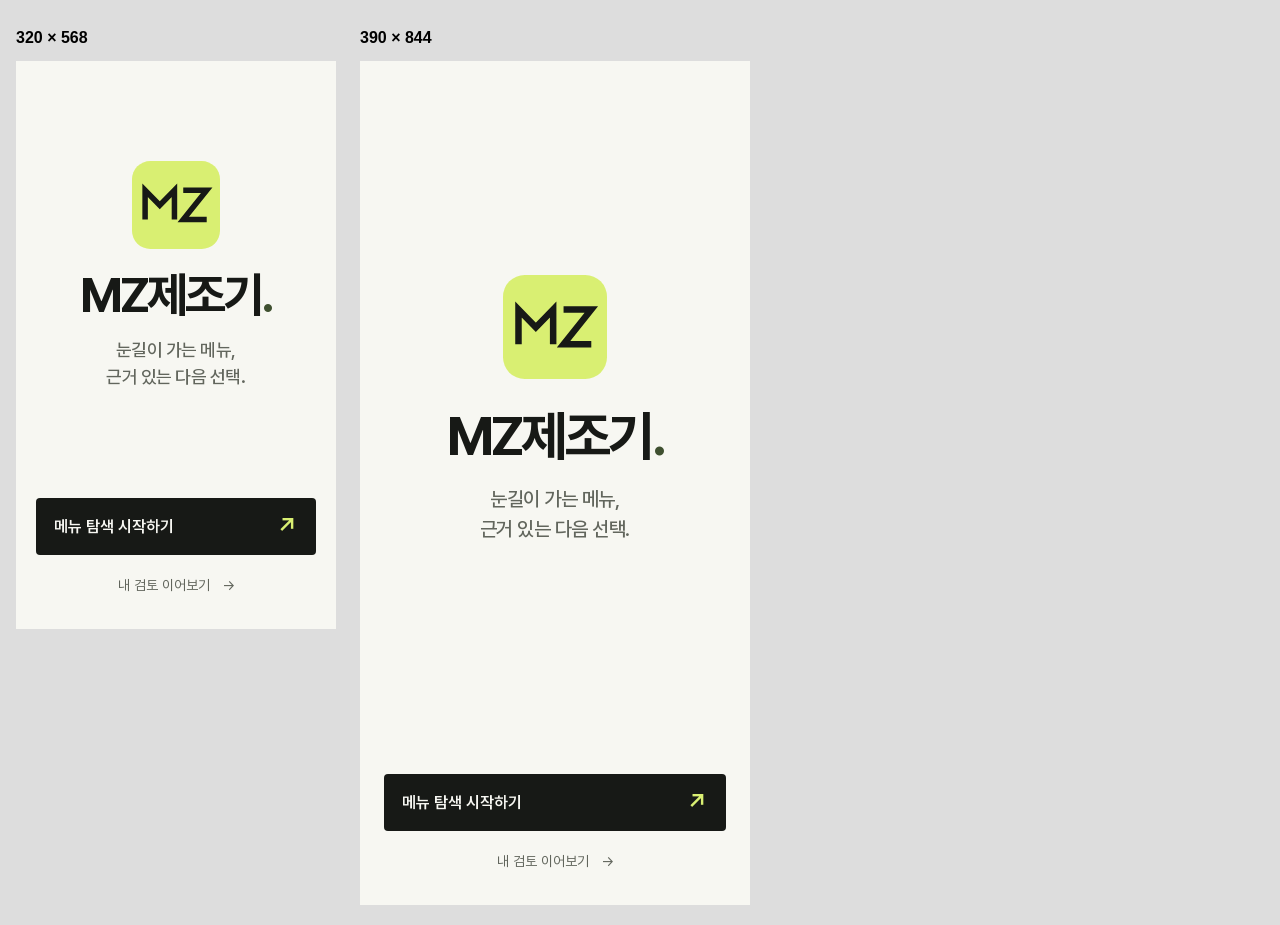
<file: frontend/public/mobile-check.html>
<!doctype html><html lang="ko"><head><meta charset="utf-8"><title>MZ 모바일 폭 검증</title><style>body{font-family:sans-serif;background:#ddd;margin:16px;display:flex;gap:24px}iframe{border:0;height:844px;background:white}h1{font-size:16px}</style></head><body><section><h1>320 × 568</h1><iframe title="320px 모바일" width="320" style="height:568px" src="index.html"></iframe></section><section><h1>390 × 844</h1><iframe title="390px 모바일" width="390" src="index.html"></iframe></section></body></html>
</file>
<file: frontend/public/styles.css>
@font-face{font-family:Pretendard;src:url('assets/asset-1.woff2') format('woff2');font-weight:400;font-display:block}
@font-face{font-family:Pretendard;src:url('assets/asset-2.woff2') format('woff2');font-weight:500;font-display:block}
@font-face{font-family:Pretendard;src:url('assets/asset-3.woff2') format('woff2');font-weight:600;font-display:block}
@font-face{font-family:Pretendard;src:url('assets/asset-4.woff2') format('woff2');font-weight:700;font-display:block}
:root{--ink:#202820;--muted:#66705F;--line:#D9DED2;--primary:#476438;--sky:#F5F6F3;--rose:#F5F6F3;--butter:#F5F6F3;--base:#fff;--stage:#F5F6F3}
*{box-sizing:border-box}body{margin:0;background:var(--stage);color:var(--ink);font-family:Pretendard,sans-serif;-webkit-font-smoothing:antialiased}button,input,textarea{font:inherit}button,a{-webkit-tap-highlight-color:transparent}button{cursor:pointer}button{border:0;background:none;color:inherit;padding:0}a{color:inherit;text-decoration:none}button:focus-visible,a:focus-visible,input:focus-visible{outline:2px solid var(--primary);outline-offset:3px}img{display:block;max-width:100%}h1,h2,h3,p{margin:0}svg.icon{width:22px;height:22px;stroke:currentColor;stroke-width:1.7;fill:none;stroke-linecap:round;stroke-linejoin:round;flex-shrink:0}.icon.small{width:16px;height:16px}.icon.tiny{width:13px;height:13px}svg.sprite{display:none}.sr-only{position:absolute;width:1px;height:1px;clip-path:inset(50%);overflow:hidden}
.studio{max-width:1328px;margin:auto;padding:58px 48px 40px}.studio-top{display:flex;justify-content:space-between;align-items:center;margin-bottom:23px}.studio-kicker{font-size:14px;letter-spacing:1px;font-weight:600;color:var(--primary)}.studio-date{font-size:12px;color:var(--muted);letter-spacing:.8px}.studio-title{font-size:40px;line-height:1.23;letter-spacing:-1.5px;font-weight:700}.studio-intro{display:flex;align-items:flex-end;justify-content:space-between;margin-top:14px}.studio-intro p{font-size:15px;line-height:1.7;color:var(--muted)}.swatches{display:flex;gap:7px;align-items:center;padding-bottom:5px}.swatches span{width:22px;height:22px;border-radius:50%}.review-controls{display:flex;align-items:center;gap:8px;margin:25px 0 8px}.review-controls button{padding:9px 14px;border:1px solid #DBD6D1;border-radius:99px;font-size:12px;background:transparent}.review-controls button.active{background:var(--ink);color:white;border-color:var(--ink)}.review-controls .scroll-hint{margin-left:auto;font-size:12px;color:var(--muted)}
.screens{display:grid;grid-template-columns:repeat(3,390px);gap:30px;justify-content:center;margin-top:30px}.screen-label{display:flex;align-items:baseline;gap:10px;margin-bottom:14px}.screen-label b{font-size:16px;letter-spacing:-.3px}.screen-label span{font-size:12px;color:var(--muted)}.phone{width:390px;height:844px;background:white;border-radius:29px;position:relative;overflow:hidden;box-shadow:0 0 0 1px rgba(40,35,33,.13),0 11px 30px rgba(40,35,33,.055);isolation:isolate}.status{height:36px;display:flex;align-items:center;justify-content:space-between;padding:9px 24px 0;background:white;position:relative;z-index:12}.clock{font-size:12px;letter-spacing:-.2px;font-weight:700}.status-symbols{display:flex;align-items:center;gap:5px}.status-symbols svg{width:15px;height:12px;stroke-width:1.8}.battery{height:10px;width:20px;border:1px solid var(--ink);border-radius:3px;position:relative;padding:1px}.battery:after{position:absolute;content:'';width:2px;height:4px;top:2px;right:-4px;border-radius:1px;background:var(--ink)}.battery:before{content:'';display:block;width:13px;height:6px;background:var(--ink);border-radius:1px}.appbar{height:52px;padding:0 22px;display:flex;align-items:center;justify-content:space-between;background:white;position:relative;z-index:10}.brand{font-size:20px;font-weight:700;color:var(--primary);letter-spacing:-1.1px;display:flex;align-items:center;gap:8px}.brand-mark{width:17px;height:17px;border:2px solid currentColor;border-radius:4px;display:inline-block;transform:rotate(-8deg);position:relative}.brand-mark:before,.brand-mark:after{content:'';position:absolute;top:4px;width:2px;height:6px;background:currentColor;border-radius:1px}.brand-mark:before{left:3px}.brand-mark:after{right:3px}.appbar-side{font-size:11px;color:var(--muted);letter-spacing:-.2px}.back-title{font-size:14px;font-weight:600}.icon-button{width:44px;height:44px;display:grid;place-items:center;border-radius:50%}.appbar .icon-button:first-child{margin-left:-11px}.appbar .icon-button:last-child{margin-right:-10px}.app-content{height:678px;overflow-y:auto;scrollbar-width:none;overscroll-behavior:contain}.app-content::-webkit-scrollbar{display:none}.pad{padding-left:22px;padding-right:22px}.home-intro{padding-top:19px}.home-intro h1{font-size:29px;line-height:1.24;font-weight:700;letter-spacing:-1.15px}.search-field{display:flex;align-items:center;gap:10px;height:50px;border:1px solid var(--line);border-radius:13px;margin-top:22px;color:var(--muted);padding:0 15px;background:white;width:100%;text-align:left;font-size:14px}.search-field svg{width:20px;height:20px}.search-field span{letter-spacing:-.35px}.section-head{display:flex;align-items:center;justify-content:space-between;gap:10px}.section-head h2{font-size:18px;font-weight:700;letter-spacing:-.5px}.section-head a,.section-head button{font-size:12px;color:var(--muted);min-height:28px;display:flex;gap:3px;align-items:center}.home-menu{margin-top:27px}.image-note{font-size:10px;color:var(--muted)}.menu-grid{display:grid;grid-template-columns:1fr 1fr;gap:14px;margin-top:13px}.menu-card{display:block;text-align:left;min-width:0}.menu-picture{width:100%;height:165px;position:relative;border-radius:15px;overflow:hidden;background:var(--butter)}.menu-picture img{width:100%;height:100%;object-fit:cover}.menu-picture.cookie{background:var(--rose)}.menu-picture.butter img{object-position:48% 60%}.menu-picture.cookie img{object-position:56% 55%}.menu-card-title{display:flex;align-items:center;justify-content:space-between;gap:3px;font-size:17px;font-weight:700;letter-spacing:-.65px;margin-top:13px;white-space:normal;line-height:1.3}.menu-card-sub{font-size:12px;color:var(--muted);line-height:1.5;margin-top:5px;letter-spacing:-.3px}.content-labels{display:flex;gap:5px;align-items:center;margin-top:10px}.content-label{font-size:10px;padding:4px 7px;line-height:1.3;border-radius:5px;display:inline-flex;align-items:center;gap:3px;color:var(--ink);font-weight:500;background:var(--sky)}.content-label.neutral{border:1px solid var(--line);background:white;padding:3px 6px}.content-label.rose{background:var(--rose)}.resume-section{margin-top:27px;padding-bottom:24px}.resume-section .section-head{margin-bottom:11px}.resume-section .section-head h2{font-size:16px}.resume-card{background:var(--butter);border-radius:14px;display:flex;align-items:center;padding:12px;gap:12px;text-align:left;width:100%}.resume-card img{height:64px;width:64px;object-fit:cover;border-radius:10px;flex-shrink:0}.resume-copy{flex:1;min-width:0}.resume-copy strong{font-size:14px;font-weight:600;display:block;letter-spacing:-.3px}.resume-copy .next-small{font-size:11px;margin-top:7px;display:flex;align-items:center;gap:5px}.resume-copy .next-small .caption{font-size:10px;color:var(--muted)}.resume-card>.icon{width:18px;height:18px}.bottom-nav{height:78px;position:absolute;bottom:0;left:0;width:100%;z-index:15;background:white;border-top:1px solid var(--line);display:grid;grid-template-columns:1fr 1fr;padding:8px 36px 20px;gap:50px}.nav-item{display:flex;flex-direction:column;align-items:center;gap:5px;color:var(--muted);font-size:10px;font-weight:500;line-height:1}.nav-item.active{color:var(--primary);font-weight:700}.nav-item .icon{width:23px;height:23px}.nav-item.active .icon.nav-bookmark{fill:var(--primary);stroke:var(--primary)}.home-indicator{width:116px;height:4px;border-radius:3px;background:var(--ink);position:absolute;left:50%;transform:translateX(-50%);bottom:8px;z-index:25}
.detail .app-content{height:650px}.detail .appbar{border-bottom:1px solid transparent}.detail-hero{height:178px;width:100%;position:relative;background:var(--butter);overflow:hidden}.detail-hero img{width:100%;height:100%;object-fit:cover;object-position:50% 57%}.detail-hero figcaption{position:absolute;right:14px;bottom:10px;background:rgba(255,255,255,.92);padding:4px 7px;font-size:9px;color:var(--muted);border-radius:4px}.detail-hero{margin:0}.menu-heading{padding-top:20px;padding-bottom:17px}.menu-heading .eyebrow{font-size:11px;color:var(--muted);margin-bottom:6px}.menu-heading h1{font-size:28px;font-weight:700;letter-spacing:-1px;line-height:1.15}.menu-heading p{font-size:13px;color:var(--muted);margin-top:9px;line-height:1.45;letter-spacing:-.3px}.section-tabs{height:43px;display:flex;border-bottom:1px solid var(--line);margin:0 22px;gap:26px;position:sticky;top:0;background:white;z-index:7}.section-tabs a{font-size:13px;display:flex;align-items:center;position:relative;color:var(--muted);font-weight:500}.section-tabs a:first-child{color:var(--primary);font-weight:700}.section-tabs a:first-child:after{content:'';position:absolute;bottom:-1px;left:0;right:0;height:2px;background:var(--primary);border-radius:2px}.evidence{padding-top:22px;scroll-margin-top:53px}.evidence .section-head h2{font-size:17px}.period{font-size:11px;color:var(--muted);display:flex;gap:4px;align-items:center}.metric-sub{display:flex;justify-content:space-between;align-items:center;margin-top:8px}.metric-sub p{font-size:10px;color:var(--muted)}.example-label{font-size:9px;background:var(--sky);border-radius:4px;padding:3px 5px;color:var(--ink)}.chart{display:block;width:100%;height:131px;margin-top:9px;overflow:visible}.chart text{fill:var(--muted);font-family:Pretendard,sans-serif;font-size:9px}.chart line{stroke:var(--line);stroke-width:.7}.chart .curve{stroke:var(--primary);stroke-width:2.2;fill:none;stroke-linejoin:round;stroke-linecap:round}.chart .last-point{fill:var(--primary)}.source-link{font-size:11px;color:var(--muted);display:flex;align-items:center;justify-content:space-between;padding:6px 0 0}.source-link .icon{width:13px;height:13px}.source-link span{display:flex;gap:4px;align-items:center}.section-divider{height:1px;background:var(--line);margin:22px 0}.product-section{scroll-margin-top:60px}.product-section .count{font-size:12px;color:var(--primary);margin-left:4px;vertical-align:2px}.hint{font-size:11px;color:var(--muted);line-height:1.55;margin-top:7px}.product-list{display:flex;flex-direction:column;gap:10px;margin-top:14px}.product-row{padding:14px 13px;border:1px solid var(--line);border-radius:13px;display:flex;align-items:center;gap:11px;text-align:left;width:100%;background:white}.product-icon{height:42px;width:40px;border-radius:10px;background:var(--sky);display:grid;place-items:center;flex-shrink:0}.product-icon .icon{width:20px;height:20px}.product-copy{flex:1;min-width:0}.product-copy strong{font-size:13px;line-height:1.5;letter-spacing:-.3px;display:block;font-weight:600}.product-copy span{font-size:10px;line-height:1.5;color:var(--muted);display:block;margin-top:5px}.product-row>.icon{width:15px;height:15px}.product-source{margin-top:11px;font-size:10px;color:var(--muted)}.check-section{padding-bottom:25px;scroll-margin-top:60px}.check-title{font-size:17px;font-weight:700;letter-spacing:-.4px;margin-bottom:12px}.check-group{background:var(--butter);border-radius:14px;padding:17px 16px}.check-item{display:flex;align-items:center;gap:10px;font-size:12px;line-height:1.7}.check-item+.check-item{margin-top:9px}.check-item .icon{width:15px;height:15px}.disclaimer{font-size:10px;color:var(--muted);line-height:1.6;margin-top:13px}.detail-footer{position:absolute;bottom:0;left:0;width:100%;height:106px;border-top:1px solid var(--line);background:white;padding:12px 22px 25px;z-index:20}.primary{height:49px;border-radius:12px;background:var(--primary);color:white;display:flex;align-items:center;justify-content:center;gap:8px;width:100%;font-size:14px;font-weight:600;letter-spacing:-.15px}.primary .icon{width:18px;height:18px}.footer-helper{text-align:center;font-size:9px;color:var(--muted);margin-top:8px}.detail-end{height:12px}
.my-intro{padding-top:20px}.my-intro h1{font-size:29px;letter-spacing:-1.1px;line-height:1.25}.my-intro p{font-size:13px;color:var(--muted);margin-top:9px}.status-tabs{margin:25px 22px 0;border-bottom:1px solid var(--line);display:grid;grid-template-columns:1.15fr 1fr 1fr;gap:18px;height:40px}.status-tabs button{font-size:13px;position:relative;text-align:left;font-weight:500;color:var(--muted)}.status-tabs button.active{color:var(--primary);font-weight:700}.status-tabs button.active:after{content:'';height:2px;position:absolute;left:0;right:0;bottom:-1px;background:var(--primary)}.status-tabs button small{font-size:11px;margin-left:4px}.saved-list{padding:20px 22px 0;display:flex;flex-direction:column;gap:14px}.saved-card{border:1px solid var(--line);border-radius:16px;overflow:hidden;background:white}.saved-main{display:flex;gap:13px;padding:15px 15px 13px;text-align:left;align-items:center;width:100%}.saved-main img{height:78px;width:78px;object-fit:cover;border-radius:11px;flex-shrink:0}.saved-copy{flex:1;min-width:0}.saved-copy h2{font-size:17px;letter-spacing:-.6px;font-weight:700;margin-bottom:7px}.saved-copy p{font-size:11px;line-height:1.5;color:var(--muted);letter-spacing:-.2px}.saved-copy .saved-date{font-size:10px;color:var(--muted);margin-top:7px}.saved-main>.icon{width:14px;height:14px;margin-left:0}.saved-next{display:flex;align-items:center;justify-content:space-between;background:var(--butter);margin:0 12px 12px;padding:12px;border-radius:10px;width:calc(100% - 24px);text-align:left}.saved-next .icon{width:15px;height:15px}.saved-next span{font-size:12px;font-weight:600}.saved-next small{font-size:10px;font-weight:400;display:block;margin-bottom:5px;color:var(--ink)}.my-foot{padding:22px 22px 30px;display:flex;align-items:center;justify-content:space-between;color:var(--muted)}.my-foot p{font-size:11px;line-height:1.6}.my-foot a{font-size:12px;color:var(--primary);font-weight:600;display:flex;align-items:center;gap:4px}.photo-hint{font-size:9px;color:var(--muted);padding:0 22px}.preview-empty{display:none;padding:80px 32px;text-align:center}.preview-empty h2{font-size:20px;margin-top:24px}.preview-empty p{font-size:13px;line-height:1.65;color:var(--muted);margin-top:10px}.empty-illustration{margin:auto;width:82px;height:94px;position:relative;display:grid;place-items:center}.empty-illustration:before{content:'';width:69px;height:76px;border-radius:14px;background:var(--rose);position:absolute;transform:rotate(-12deg)}.empty-illustration:after{content:'';width:63px;height:75px;border:1px solid var(--ink);border-radius:12px;position:absolute;background:white;transform:rotate(6deg);top:8px;left:19px}.empty-illustration .icon{position:relative;z-index:2;width:27px;height:27px;margin-left:15px}.preview-empty .primary{margin-top:26px}
.screen-caption{font-size:12px;line-height:1.65;color:var(--muted);margin-top:17px;padding-right:8px;letter-spacing:-.2px}.screen-caption strong{color:var(--ink);font-weight:600}.board-footer{display:flex;align-items:center;justify-content:space-between;border-top:1px solid #DCD7D2;padding-top:19px;margin-top:27px;font-size:11px;color:var(--muted);line-height:1.7}.board-footer a{text-decoration:underline;text-underline-offset:3px}.board-footer .number{font-size:12px;letter-spacing:2px;color:var(--primary)}
.shade{position:absolute;inset:36px 0 0;background:rgba(40,35,33,.27);z-index:40;display:none}.sheet{position:absolute;bottom:0;left:0;width:100%;background:white;border-radius:24px 24px 0 0;padding:12px 22px 32px;z-index:41;display:none}.sheet-handle{width:36px;height:4px;border-radius:5px;background:var(--line);margin:0 auto 25px}.sheet-head{display:flex;align-items:center;gap:10px}.sheet-head .success-icon{width:23px;height:23px;border-radius:50%;color:white;background:#2F6B4F;display:grid;place-items:center}.sheet-head .success-icon .icon{width:15px;height:15px}.sheet h2{font-size:23px;font-weight:700;letter-spacing:-.7px}.sheet-intro{font-size:14px;margin-top:14px;line-height:1.55}.sheet-hint{font-size:12px;color:var(--muted);margin-top:6px;line-height:1.5}.radio-list{margin:23px 0 25px}.radio-row{display:flex;align-items:center;gap:12px;min-height:50px;font-size:14px;border-bottom:1px solid var(--line)}.radio-row input{accent-color:var(--primary);width:17px;height:17px;margin:0}.sheet .later{width:100%;text-align:center;color:var(--muted);font-size:13px;min-height:43px;margin-top:7px}.product-sheet h2{font-size:21px}.product-sheet .product-type{display:inline-flex;gap:5px;align-items:center;background:var(--sky);font-size:11px;padding:5px 8px;border-radius:5px;margin-bottom:13px}.product-sheet h3{font-size:21px;line-height:1.4;letter-spacing:-.5px;margin-bottom:20px}.product-sheet dl{margin:0}.product-sheet dl div{display:grid;grid-template-columns:75px 1fr;gap:10px;margin:13px 0;line-height:1.5}.product-sheet dt{font-size:12px;color:var(--muted)}.product-sheet dd{margin:0;font-size:13px}.product-sheet .sheet-note{font-size:11px;color:var(--muted);line-height:1.6;margin-top:18px;padding:13px;background:var(--butter);border-radius:10px}.product-sheet .primary{margin-top:23px}.close-sheet{position:absolute;top:21px;right:13px;display:grid;place-items:center;width:40px;height:40px}.source-sheet p{font-size:13px;line-height:1.7;color:var(--muted);margin:15px 0}.source-sheet strong{color:var(--ink)}.source-sheet .primary{margin-top:22px}.toast{position:absolute;left:22px;right:22px;bottom:119px;z-index:50;background:var(--ink);color:white;padding:13px 15px;border-radius:10px;font-size:12px;display:none;text-align:center}.phone.show-save .shade,.phone.show-save .save-sheet,.phone.show-product .shade,.phone.show-product .product-sheet,.phone.show-source .shade,.phone.show-source .source-sheet{display:block}
.saved-resume-head{padding:22px}.saved-resume-head .row{display:flex;gap:16px;align-items:center}.saved-resume-head img{height:84px;width:84px;border-radius:14px;object-fit:cover}.saved-resume-head h1{font-size:27px;margin-bottom:9px;letter-spacing:-1px}.saved-resume-head p{font-size:12px;color:var(--muted)}.resume-detail-block{margin:0 22px;padding:18px;background:var(--butter);border-radius:15px}.resume-detail-block p{font-size:11px;margin-bottom:8px}.resume-detail-block h2{font-size:21px;letter-spacing:-.6px}.resume-detail-block .mini-link{display:flex;align-items:center;justify-content:space-between;margin-top:18px;padding-top:13px;border-top:1px solid rgba(40,35,33,.18);font-size:12px}.resume-investigation{padding:24px 22px 0}.resume-investigation .section-head h2{font-size:16px}.memo-block{background:var(--rose);padding:16px;border-radius:12px;margin-top:20px}.memo-block p{font-size:11px;margin-bottom:8px}.memo-block strong{font-size:13px;font-weight:500;line-height:1.6}.resume-links{margin-top:23px}.resume-links h2{font-size:16px;margin-bottom:12px}.resume-links a{display:flex;align-items:center;justify-content:space-between;padding:15px 0;border-bottom:1px solid var(--line);font-size:12px}.secondary-button{height:48px;border:1px solid #8D7E77;display:grid;place-items:center;width:100%;border-radius:12px;font-size:14px;font-weight:500;background:white}.only-resume{display:none}.view-resume .only-resume{display:block}.view-resume header.only-resume{display:flex}.view-resume .only-main{display:none}
body.single{background:var(--stage)}body.single .screens{grid-template-columns:390px}body.single .screen-wrap{display:none}body.single.home .screen-wrap[data-screen=home],body.single.detail .screen-wrap[data-screen=detail],body.single.saved .screen-wrap[data-screen=saved]{display:block}body.single .studio{max-width:780px}.render-phone{margin:0;background:white}.render-phone .studio{padding:0;margin:0;max-width:none}.render-phone .studio-header,.render-phone .review-controls,.render-phone .screen-label,.render-phone .screen-caption,.render-phone .board-footer{display:none}.render-phone .screens{margin:0;display:block}.render-phone .screen-wrap{display:none}.render-phone .screen-wrap.render-target{display:block}.render-phone .phone{border-radius:0;box-shadow:none}.full-content .detail .phone{height:auto;overflow:visible}.full-content .detail .app-content{height:auto;overflow:visible}.full-content .detail .section-tabs{position:relative}.full-content .detail .detail-footer{position:relative;height:106px}.full-content .detail .home-indicator{display:none}.snapshot-board .review-controls{display:none}.snapshot-board .screens{margin-top:36px}.snapshot-board .studio{max-width:1328px;padding-top:46px}.snapshot-board .studio-title{font-size:38px}
@media(max-width:1250px){body:not(.snapshot-board):not(.render-phone) .screens{grid-template-columns:390px;gap:32px}body:not(.snapshot-board):not(.render-phone) .studio{max-width:640px;padding:32px 24px}.studio-date{display:none}.studio-title{font-size:31px}.swatches{display:none}.review-controls{flex-wrap:wrap}.review-controls .scroll-hint{width:100%;margin-top:5px}.screen-caption{max-width:390px}.board-footer{align-items:flex-start;gap:12px}.board-footer .number{display:none}}
@media(max-width:435px){body:not(.render-phone) .studio{padding:24px 12px!important}.studio-title{font-size:27px}.studio-intro p{font-size:13px}.screens{grid-template-columns:minmax(0,390px)!important}.phone{width:100%;border-radius:20px}.home-intro h1{font-size:27px}.menu-grid{gap:12px}.menu-card-title{font-size:16px}.menu-picture{height:156px}.menu-card-sub{font-size:11px}.screen-label{padding-left:4px}.studio-kicker{font-size:12px}.studio-intro p br{display:none}.review-controls button{padding:8px 11px}.appbar-side{font-size:10px}.resume-card{gap:9px}.resume-card img{width:58px;height:58px}.section-tabs{gap:23px}.saved-copy h2{font-size:16px}.saved-main{gap:10px}.saved-main img{width:70px;height:76px}}
@media(prefers-reduced-motion:reduce){*{scroll-behavior:auto!important}}

.menu-card-title .icon{width:14px;height:14px;color:var(--primary)}
.resume-state{display:flex;align-items:center;gap:13px;font-size:12px;color:var(--muted)}
.resume-state button{color:var(--primary);text-decoration:underline;text-underline-offset:3px;font-size:11px;min-height:28px}
.saved-resume-head .resume-date{font-size:10px;margin-top:4px}
.memo-head{display:flex;justify-content:space-between;align-items:baseline;margin-bottom:8px}.memo-head p{margin:0}.memo-head button{font-size:11px;text-decoration:underline;text-underline-offset:3px;min-height:24px}
.phone.show-editor .shade,.phone.show-editor .saved-editor{display:block}
.saved-editor textarea{display:block;width:100%;resize:vertical;min-height:115px;padding:12px;font-size:16px;line-height:1.6;border:1px solid #8D7E77;border-radius:10px;color:var(--ink);background:white}
.saved-editor .primary{margin-top:22px}

.section-tabs a:first-child{color:var(--muted);font-weight:500}.section-tabs a:first-child:after{display:none}.section-tabs a.current{color:var(--primary);font-weight:700}.section-tabs a.current:after{content:"";display:block;position:absolute;bottom:-1px;left:0;right:0;height:2px;background:var(--primary);border-radius:2px}
</file>
<file: frontend/public/comparison.css>
/* One row per field keeps unequal descriptions aligned on both phone and desktop. */
.product-matrix {width:100%;table-layout:fixed;border-collapse:collapse;margin:24px 0;font-size:14px;line-height:1.65;text-align:left}
.product-matrix caption {text-align:left}
.product-matrix th,.product-matrix td {padding:16px 12px;border-bottom:1px solid var(--line,#d3d4ca);vertical-align:top;overflow-wrap:anywhere;word-break:normal}
.product-matrix thead th {font-size:18px;line-height:1.45;font-weight:700;background:var(--surface,#eeeee6);border-top:1px solid var(--ink,#171916)}
.product-matrix tr>th:first-child {width:22%;font-size:12px;font-weight:500;color:var(--muted,#62665d)}
.product-matrix td+td,.product-matrix th+th {border-left:1px solid var(--line,#d3d4ca)}
.product-matrix tbody th {background:transparent}
.comparison-origin {font-size:12px;color:var(--muted);margin-top:16px}
</file>
<file: frontend/public/data-ui.css>
.source-mode {
  display: inline-block;
  padding: 5px 9px;
  background: #f5f6f3;
  border: 1px solid #d9ded2;
  border-radius: 6px;
  font-size: 12px;
}
.data-workspace {
  margin-top: 24px;
  border: 1px solid #d9ded2;
  border-radius: 12px;
  padding: 22px;
}
.data-workspace summary {
  cursor: pointer;
  font-size: 18px;
  font-weight: 600;
}
.data-workspace p {
  line-height: 1.6;
  color: #66705f;
  margin: 10px 0;
}
.data-controls {
  display: flex;
  gap: 10px;
  flex-wrap: wrap;
  margin-top: 16px;
}
.data-controls button,
.file-label {
  padding: 10px 16px;
  background: #d7eea5;
  border-radius: 8px;
  min-height: 44px;
  display: inline-flex;
  align-items: center;
  font-size: 14px;
  cursor: pointer;
}
.data-controls .secondary {
  background: #f5f6f3;
}
.data-controls input[type="file"] {
  max-width: 100%;
}
.data-controls select,
.data-controls input[type="search"] {
  border: 1px solid #9da794;
  border-radius: 8px;
  padding: 10px;
  font: inherit;
  max-width: 100%;
  min-height: 44px;
}
.dataset-head {
  display: flex;
  justify-content: space-between;
  gap: 16px;
  align-items: center;
  margin: 22px 0 14px;
}
.dataset-head h2 {
  font-size: 22px;
}
.data-note {
  font-size: 13px !important;
}
.data-error {
  color: #9c352e !important;
  padding: 12px;
  background: #fff4f1;
}
.data-table-wrap {
  max-height: 380px;
  overflow: auto;
}
.data-table {
  width: 100%;
  border-collapse: collapse;
  font-size: 14px;
  text-align: left;
}
.data-table th,
.data-table td {
  padding: 12px;
  border-bottom: 1px solid #e2e6dd;
  vertical-align: top;
  min-width: 110px;
}
.data-table th {
  background: #f5f6f3;
  position: sticky;
  top: 0;
}
.data-table button {
  padding: 8px;
  border: 1px solid #d9ded2;
  border-radius: 6px;
}
.report-stats {
  display: flex;
  gap: 12px;
  flex-wrap: wrap;
}
.report-stats div {
  background: #f5f6f3;
  padding: 16px;
  border-radius: 8px;
  min-width: 125px;
}
.report-stats strong {
  display: block;
  font-size: 26px;
  margin-bottom: 4px;
}
.data-workspace [hidden] {
  display: none !important;
}
.local-note {
  font-size: 12px;
  color: #66705f;
}
.live-chart {
  display: flex;
  align-items: flex-end;
  gap: 8px;
  min-height: 145px;
  padding-top: 20px;
  overflow: auto;
}
.live-column {
  flex: 1;
  min-width: 45px;
  text-align: center;
  font-size: 11px;
  color: #66705f;
}
.live-bar {
  background: #476438;
  width: 60%;
  min-width: 20px;
  margin: 6px auto;
  border-radius: 4px 4px 0 0;
}
.source-help {
  display: block;
  font-size: 12px;
  margin-top: 8px;
  color: #66705f;
}
.compare-table {
  min-width: 650px;
}
button:disabled {
  opacity: 0.45;
  cursor: not-allowed;
}
.integration-toast {
  position: fixed;
  bottom: 20px;
  left: 50%;
  transform: translateX(-50%);
  z-index: 999;
  background: #202820;
  color: white;
  padding: 14px 24px;
  border-radius: 8px;
  max-width: 90%;
}
.data-workspace {
  border: 0;
  padding: 8px 0 24px;
  margin: 0;
}
.data-workspace h2 {
  font-size: 28px;
  line-height: 1.3;
  margin-top: 8px;
}
.eyebrow {
  font-size: 12px;
  letter-spacing: 1.2px;
  color: #66705f;
}
.data-workspace button {
  font: inherit;
  border: 1px solid #858e7b;
  border-radius: 8px;
  min-height: 44px;
  padding: 10px 16px;
  background: #d7eea5;
  color: #202820;
  cursor: pointer;
}
.data-workspace label {
  display: flex;
  flex-direction: column;
  gap: 8px;
  font-size: 14px;
}
.data-workspace input,
.data-workspace select,
.data-workspace textarea {
  font: inherit;
  color: #202820;
  background: white;
  border: 1px solid #858e7b;
  border-radius: 8px;
  padding: 12px;
  min-height: 48px;
  max-width: 100%;
}
.data-workspace textarea {
  min-height: 100px;
  width: 100%;
  resize: vertical;
}
.food-cards,
.comparison-cards,
.review-data-cards {
  display: grid;
  grid-template-columns: repeat(3, minmax(0, 1fr));
  gap: 16px;
  margin: 24px 0;
}
.food-cards .food-data-card {
  background: #f5f6f3;
  text-align: left;
  display: flex;
  flex-direction: column;
  align-items: flex-start;
  gap: 14px;
  padding: 24px;
  border-color: #d9ded2;
  min-height: 210px;
}
.food-data-card strong {
  font-size: 22px;
}
.food-data-card span,
.food-data-card small {
  overflow-wrap: anywhere;
  font-size: 14px;
  line-height: 1.5;
}
.food-data-card .card-action {
  margin-top: auto;
  color: #476438;
}
.comparison-cards article,
.review-data-cards article {
  padding: 24px;
  border: 1px solid #d9ded2;
  border-radius: 12px;
  overflow-wrap: anywhere;
}
.review-data-cards article {
  display: flex;
  flex-direction: column;
  gap: 14px;
}
.review-data-cards article h3 {
  font-size: 20px;
}
.review-data-cards button {
  margin-top: 4px;
}
.data-workspace .secondary {
  background: #f5f6f3;
}
.comparison-cards dt {
  font-size: 12px;
  color: #66705f;
  margin-top: 16px;
}
.comparison-cards dd {
  font-size: 16px;
  line-height: 1.5;
  margin: 6px 0;
}
.empty-data {
  padding: 30px;
  background: #f5f6f3;
  border-radius: 12px;
  line-height: 1.7;
}
.bar-space {
  height: 145px;
  display: flex;
  align-items: flex-end;
  justify-content: center;
}
.live-bar {
  margin: 0 auto;
  min-width: 12px;
}
.missing-mark {
  font-size: 24px;
  margin-bottom: 6px;
  color: #858e7b;
}
.live-column {
  min-width: 56px;
}
.live-column > span {
  display: block;
  margin-top: 8px;
}
.point-details {
  margin: 24px 0;
}
.point-details summary {
  font-size: 14px;
}
.data-table td {
  overflow-wrap: anywhere;
  max-width: 340px;
}
.data-table input[type="checkbox"] {
  min-height: 20px;
  width: 20px;
  height: 20px;
}
#food-observation {
  margin-top: 40px;
  border-top: 1px solid #d9ded2;
  padding-top: 10px;
}
button:focus-visible,
input:focus-visible,
select:focus-visible,
textarea:focus-visible,
summary:focus-visible {
  outline: 2px solid #476438;
  outline-offset: 3px;
}
.data-workspace [hidden],
#data-workspace[hidden] {
  display: none !important;
}
@media (max-width: 750px) {
  .food-cards,
  .comparison-cards,
  .review-data-cards {
    grid-template-columns: 1fr 1fr;
  }
  .workspace-tabs {
    gap: 6px;
  }
  .workspace-tabs button {
    font-size: 14px;
    padding: 10px 12px;
  }
  .data-workspace h2 {
    font-size: 24px;
  }
}
@media (max-width: 500px) {
  .food-cards,
  .comparison-cards,
  .review-data-cards {
    grid-template-columns: 1fr;
  }
  .workspace-tabs {
    display: grid;
    grid-template-columns: 1fr 1fr;
  }
  .file-label {
    overflow: hidden;
  }
  .data-workspace .data-controls label {
    width: 100%;
  }
  .studio-date {
    max-width: 115px;
  }
}
@media (prefers-reduced-motion: reduce) {
  *,
  *::before,
  *::after {
    scroll-behavior: auto !important;
    animation: none !important;
    transition: none !important;
  }
}
.selected-menu-context {
  padding: 16px;
  background: #f0f7e4;
  border-radius: 8px;
  line-height: 1.6;
  color: #202820 !important;
}
.menu-link-confirm {
  margin: 20px 0;
  padding: 16px;
  border: 1px solid #d9ded2;
  border-radius: 8px;
}
.menu-link-confirm label {
  flex-direction: row;
  align-items: center;
  flex-wrap: wrap;
}
.menu-link-confirm input {
  min-height: 20px;
  width: 20px;
  height: 20px;
}
.review-evidence {
  font-size: 14px;
  line-height: 1.6;
}
.review-evidence summary {
  font-size: 14px;
}
.review-evidence dt {
  font-size: 12px;
  color: #66705f;
  margin-top: 12px;
}
.review-evidence dd {
  margin: 4px 0 0;
}

/* Product evidence remains readable without a wide table on mobile. */
.source-guide{margin:20px 0;padding:14px 0;border-block:1px solid #d9ded2}
.source-guide summary,.product-evidence-card summary{font-size:14px;min-height:32px;line-height:24px}
.source-guide dd,.product-evidence-card dd{margin:4px 0 14px;overflow-wrap:anywhere;line-height:1.6}
.source-guide dt,.product-evidence-card dt{font-size:12px;color:#66705f}
.report-select{margin:20px 0}
.product-evidence-list{display:grid;gap:0}
.product-evidence-card{padding:24px 0;border-top:1px solid #d9ded2;min-width:0}
.product-evidence-card header{display:flex;align-items:flex-start;justify-content:space-between;gap:16px}
.product-evidence-card h4{font-size:20px;line-height:1.4;margin:0;overflow-wrap:anywhere}
.product-evidence-card .compare-toggle{flex-direction:row;align-items:center;flex-shrink:0;gap:6px;min-height:44px}
.product-evidence-card input[type=checkbox]{width:20px;height:20px;min-height:20px;padding:0}
.product-evidence-card>button{margin-top:14px}
.product-evidence-card .relation-label{font-size:13px;color:#476438}
.product-evidence-card details{margin-top:12px}
.snapshot-points ul{padding-left:20px;font-size:13px;line-height:1.8}
.data-controls>label{flex:1;min-width:0}
.report-select select{width:100%;text-overflow:ellipsis}
.mobile-app .app-data-link button+button{margin-top:12px}
</file>
<file: frontend/public/mobile.css>
/* Mobile service shell. The original v2.1 mockup remains the visual source. */
html {height:100%;background:#F5F6F3}
body.mobile-app {margin:0;height:100%;overflow:hidden;background:#F5F6F3;color:#202820}
body.mobile-app:not(.snapshot-board):not(.render-phone) .studio,
body.mobile-app .studio {width:100%;max-width:480px;margin:0 auto;padding:0!important;height:100%;height:100dvh;background:white;position:relative}
.mobile-app .studio-header,.mobile-app .workspace-tabs,.mobile-app .review-controls,
.mobile-app .preview-help,.mobile-app .preview-session-controls,.mobile-app .screen-label,
.mobile-app .screen-caption,.mobile-app .board-footer,.mobile-app .status,.mobile-app .home-indicator,
.mobile-app #demo-mail-next {display:none!important}
body.mobile-app .screens {display:block;width:100%;max-width:none;margin:0;height:100%}
body.mobile-app .screen-wrap {display:none!important;width:100%;height:100%}
body.mobile-app .screen-wrap.view-active {display:block!important}
body.mobile-app .phone {display:flex;flex-direction:column;width:100%;height:100%;height:100dvh;border:0;border-radius:0;box-shadow:none;overflow:hidden;padding-top:env(safe-area-inset-top)}
.mobile-app .appbar {flex-shrink:0;min-height:56px;height:56px;padding:0 20px}
body.mobile-app .app-content,body.mobile-app .auth-content,body.mobile-app .search-content {flex:1;min-height:0;height:auto!important;overflow-y:auto;overscroll-behavior-y:contain;max-width:none;width:100%;scrollbar-width:thin;-webkit-overflow-scrolling:touch}
.mobile-app .app-content {padding-bottom:28px}
.mobile-app .auth-content {padding-bottom:max(28px,env(safe-area-inset-bottom));margin:0}
.mobile-app .bottom-nav {position:relative;bottom:auto;flex-shrink:0;height:auto;min-height:72px;padding:8px 36px calc(8px + env(safe-area-inset-bottom));gap:32px}
.mobile-app .detail-footer {position:relative;bottom:auto;flex-shrink:0;height:auto;padding:12px 20px calc(12px + env(safe-area-inset-bottom))}
.mobile-app .sheet {max-height:calc(100% - 56px);overflow-y:auto;padding-bottom:calc(24px + env(safe-area-inset-bottom));border-radius:16px 16px 0 0}
.mobile-app .toast {bottom:100px;max-width:calc(100% - 32px)}
.mobile-app .app-demo-label {font-size:12px;line-height:18px;color:#66705F;margin:0 0 12px}
.mobile-app .home-intro {padding-top:20px}
.mobile-app .app-data-link {margin:16px 0 24px}
.mobile-app .app-data-link button {min-height:48px;width:100%;display:flex;align-items:center;justify-content:space-between;font:inherit;font-size:14px;color:#476438;border-top:1px solid #D9DED2;border-bottom:1px solid #D9DED2}
.mobile-app .app-data-link small {display:block;font-size:12px;color:#66705F;margin-top:8px;line-height:18px}
.mobile-app .app-account-tools {display:flex;flex-direction:column;margin:20px 0 28px}
.mobile-app .app-account-tools a {min-height:52px;display:flex;align-items:center;justify-content:space-between;border-bottom:1px solid #D9DED2;font-size:16px;color:#202820;text-decoration:none}
.mobile-app .app-demo-note {background:#F5F6F3;padding:12px 14px;border-radius:8px;color:#66705F;font-size:14px;line-height:20px;margin:0 0 20px}
.mobile-app .app-demo-note button {font:inherit;color:#476438;min-height:44px;text-decoration:underline;text-underline-offset:4px}
.mobile-app .app-auth-continue {margin-top:16px}
.mobile-app .app-evidence-link {display:flex;justify-content:space-between;align-items:center;min-height:48px;margin:20px;font-size:14px;color:#476438;border-bottom:1px solid #D9DED2}
.mobile-app .app-data-header {display:none;align-items:center;justify-content:space-between;min-height:56px;height:calc(56px + env(safe-area-inset-top));padding:env(safe-area-inset-top) 12px 0;border-bottom:1px solid #D9DED2;background:white}
.mobile-app .app-data-header h1 {font-size:16px;line-height:24px;font-weight:600}
.mobile-app .app-data-header button,.mobile-app .app-data-header a {height:44px;min-width:44px;display:grid;place-items:center;font:inherit;color:#202820}
.mobile-app .app-data-header a {font-size:14px;text-decoration:none;padding:0 8px}
.mobile-app.data-active .screens {display:none!important}
.mobile-app.data-active .app-data-header {display:flex}
.mobile-app .data-workspace {height:calc(100dvh - 56px - env(safe-area-inset-top));overflow-y:auto;overflow-x:hidden;margin:0;padding:16px 20px calc(28px + env(safe-area-inset-bottom));border:0;border-radius:0;scrollbar-width:thin}
.mobile-app .data-workspace .dataset-head {flex-wrap:wrap;margin:16px 0}
.mobile-app .data-workspace h2 {font-size:28px;line-height:36px}
.mobile-app .data-workspace .eyebrow {font-size:12px}
.mobile-app .data-workspace .food-cards,.mobile-app .data-workspace .review-data-cards,.mobile-app .data-workspace .comparison-cards {grid-template-columns:minmax(0,1fr)}
.mobile-app .data-workspace .food-data-card {min-height:0;width:100%;max-width:none;padding:20px}
.mobile-app .data-workspace .data-controls label {flex:1;min-width:120px}
.mobile-app .data-workspace .data-controls input[type=search] {min-width:0;flex:1;width:100%}
.mobile-app .data-workspace .data-controls button {flex-shrink:0}
.mobile-app .data-workspace .data-table-wrap {max-width:100%;overflow:auto}
.mobile-app .data-workspace .live-chart {background:#F5F6F3;padding:20px 12px;border-radius:12px}
.mobile-app .data-workspace #food-observation {scroll-margin-top:16px}
.mobile-app .data-workspace .review-data-cards article {padding:16px}
.mobile-app .data-workspace input,.mobile-app .data-workspace select,.mobile-app .data-workspace textarea {font-size:16px}
.mobile-app .integration-toast {bottom:24px;max-width:calc(100% - 32px);width:max-content;box-sizing:border-box}
.mobile-app [hidden] {display:none!important}
@media(min-width:481px){body.mobile-app .studio {box-shadow:0 0 0 1px #D9DED2}}
@media(max-width:360px){.mobile-app .appbar{padding-left:16px;padding-right:16px}.mobile-app .data-workspace{padding-left:16px;padding-right:16px}}
@media(prefers-reduced-motion:reduce){.mobile-app *{scroll-behavior:auto!important}}
.mobile-app h1[tabindex="-1"]:focus,.mobile-app .back-title[tabindex="-1"]:focus {outline:none}

.mobile-app .app-connection {padding:12px 0;border-bottom:1px solid #D9DED2;margin-bottom:20px}
.mobile-app .app-connection summary {font-size:14px;line-height:24px;min-height:32px;color:#476438}
</file>
<file: frontend/public/editorial.css>
/* Editorial Food Discovery × Research Workspace.
   Shared service layer; original mockup and developer.html remain separate. */
html:has(body.mobile-app) {height:100%;overflow:clip}
body.mobile-app {
  --ink:#171916; --muted:#62665d; --line:#d3d4ca; --primary:#3f5030;
  --base:#f7f7f2; --stage:#f7f7f2; --surface:#eeeee6; --surface-alt:#e8e9df;
  --accent:#d9ef72; --accent-border:#becf64; --focus:#3f5030;
  --action-bg:#d9ef72; --action-text:#171916; --action-border:#becf64;
  background:var(--base); color:var(--ink); overflow:clip;
}
body.mobile-app .studio,body.mobile-app .phone {background:var(--base)}
body.mobile-app .studio,body.mobile-app:not(.snapshot-board):not(.render-phone) .studio {max-width:430px;padding:0!important;box-shadow:none;overflow:clip;background:var(--base)}
html:has(body.mobile-app),body.mobile-app {background:#e9eae4}
.editorial-header {display:none}
.mobile-app a,.mobile-app button {-webkit-tap-highlight-color:transparent}
.mobile-app a:focus-visible,.mobile-app button:focus-visible {outline:2px solid var(--focus);outline-offset:4px}
.mobile-app .appbar {border-bottom:1px solid var(--line);background:var(--base)}
.mobile-app .brand {font-weight:800;color:var(--ink);letter-spacing:-1px}
.mobile-app .account-entry {font-size:14px}
.mobile-app .home-intro {padding:20px 20px 0}
.mobile-app .app-demo-label {font-size:12px;line-height:18px;letter-spacing:0;color:var(--muted);margin-bottom:10px}
.mobile-app .home-intro h1 {font-size:32px;line-height:1.2;letter-spacing:-1.2px;font-weight:800;white-space:nowrap}
.masthead-dot {color:var(--focus)}
.discovery-lead {margin-top:16px;padding-bottom:16px;border-bottom:1px solid var(--line)}
.discovery-lead>p {font-size:20px;line-height:1.45;font-weight:500;letter-spacing:-.6px}
.mobile-app .search-field {border:0;border-bottom:1px solid var(--ink);border-radius:0;background:transparent;margin-top:0;padding:0;gap:10px;text-align:left;width:100%;font-size:14px;line-height:1.5}
.search-arrow {margin-left:auto;font-size:24px;color:var(--ink)}
.mobile-app .home-menu.pad {margin:20px 20px 0;padding:0;background:none}
.mobile-app .home-menu .section-head {margin-bottom:18px;align-items:baseline}
.mobile-app .home-menu .section-head h2 {font-size:16px;font-weight:700}
.mobile-app .image-note {font-size:12px;line-height:18px;max-width:none}
.mobile-app .menu-grid {display:grid;grid-template-columns:minmax(0,1fr);gap:32px;counter-reset:menu}
.mobile-app .menu-card,.mobile-app .menu-card:first-child {display:flex;flex-direction:column;align-items:stretch;min-height:0;padding:0;background:transparent;border:0;border-radius:0;overflow:visible;text-decoration:none;counter-increment:menu}
.mobile-app .menu-card .menu-picture,.mobile-app .menu-card:first-child .menu-picture {position:relative;inset:auto;display:block;width:100%;height:auto;aspect-ratio:1.6;background:#e9e7db;border-radius:0;overflow:hidden}
.mobile-app .menu-card .menu-picture.cookie {background:#e4e8d9}
.mobile-app .menu-card .menu-picture img,.mobile-app .menu-card:first-child .menu-picture img {width:100%;height:100%;object-fit:contain;transform:none;padding:8%;transition:transform .25s ease}
.mobile-app .menu-card-title {width:100%;margin:14px 0 0;font-size:24px;line-height:1.3;font-weight:700;letter-spacing:-.8px;align-items:baseline}
.mobile-app .menu-card-title:before {content:counter(menu,decimal-leading-zero);font-size:12px;letter-spacing:0;font-weight:500;color:var(--muted);margin-right:5px}
.mobile-app .menu-card-title .icon {margin-left:auto;width:18px;height:18px;color:var(--ink)}
.mobile-app .menu-card-sub {font-size:14px;line-height:1.6;margin-top:8px;min-height:0}
.mobile-app .content-labels {margin-top:12px}
.mobile-app .content-label {padding:0;background:none;border-radius:0;font-size:12px;line-height:20px}
.mobile-app .guest-home-note,.mobile-app .resume-section.pad {margin:36px 20px;padding:24px 0 0;border-top:1px solid var(--line);background:none;border-radius:0}
.mobile-app .resume-card {background:none;padding:12px 0;border-radius:0}
.mobile-app .bottom-nav {background:var(--base);border-top:1px solid var(--line);min-height:64px;padding-top:8px}
.mobile-app .nav-item {font-size:12px}
.mobile-app .nav-item.active:before {height:3px;background:var(--ink);width:26px}
.mobile-app .primary,.mobile-app .secondary-button,.mobile-app .search-submit {border-radius:2px;box-shadow:none}
.mobile-app .primary {background:var(--accent);border-color:var(--accent-border);color:var(--ink)}
.mobile-app .detail-hero {margin:20px 20px 0;width:calc(100% - 40px);height:auto;aspect-ratio:1.2;border-radius:0;background:#e9e7db}
.mobile-app .detail-hero img {transform:none;padding:7%;object-fit:contain}
.mobile-app .detail-hero figcaption {font-size:12px;bottom:10px;right:12px}
.mobile-app .menu-heading {padding:24px 20px 10px}
.mobile-app .menu-heading h1 {font-size:40px;line-height:1.15;letter-spacing:-1.6px;font-weight:750}
.mobile-app .menu-heading p {font-size:15px;line-height:1.6;margin-top:16px}
.mobile-app .app-data-link {margin:12px 0 24px;padding:0 20px}
.mobile-app .app-data-link button {font-size:14px;line-height:1.5;border-top:0;border-color:var(--line);color:var(--ink);text-align:left;padding:12px 0;gap:12px}
.mobile-app .app-data-link button+button {margin-top:6px}
.mobile-app .app-data-link small {font-size:12px;color:var(--muted)}
.mobile-app .section-tabs {position:relative;top:auto;background:var(--base);height:52px;margin:0 20px;justify-content:space-between;gap:12px}
.mobile-app .section-tabs a {font-size:14px;white-space:nowrap}
.mobile-app .evidence {background:transparent;border-radius:0;padding:24px 0 0;margin-top:0}
.mobile-app .chart {height:200px}
.mobile-app .product-section {margin-top:32px;padding:24px 0 0;border-top:1px solid var(--line)}
.mobile-app .section-head h2,.mobile-app .check-title {font-size:22px;line-height:1.35;font-weight:700}
.mobile-app .product-row {background:transparent;border:0;border-top:1px solid var(--line);border-radius:0;padding:20px 0;min-height:96px}
.mobile-app .product-list {gap:0}
.mobile-app .product-copy strong {font-size:16px;line-height:1.5}
.mobile-app .check-section {margin-top:24px;border-radius:0;background:none}
.mobile-app .disclaimer {background:transparent;border-top:1px solid var(--line);padding:16px 0 0;border-radius:0;color:var(--muted)}
.mobile-app .detail-footer {background:var(--base);border-top:1px solid var(--line)}
.mobile-app .sheet {background:var(--base);border-radius:0;padding:24px 20px 32px;border-top:1px solid var(--line)}
.mobile-app .sheet-handle {display:none}
.mobile-app .sheet h2 {font-weight:750;font-size:28px}
.mobile-app .product-sheet .sheet-note {border-radius:0;background:var(--surface)}
/* Research workspace: rules and aligned labels instead of nested rounded panels. */
.mobile-app .app-data-header {background:var(--base);border-color:var(--line)}
.mobile-app .data-workspace {background:var(--base);padding-top:24px}
.mobile-app .data-workspace .dataset-head {margin:20px 0 24px}
.mobile-app .data-workspace h2 {font-size:36px;line-height:1.2;letter-spacing:-1.4px;font-weight:750;max-width:760px;word-break:keep-all;text-wrap:balance}
.mobile-app .data-workspace h3 {font-size:24px;line-height:1.4}
.mobile-app .data-workspace .eyebrow {font-size:11px;letter-spacing:1.5px;color:var(--muted)}
.mobile-app .data-workspace button,.mobile-app .data-workspace input,.mobile-app .data-workspace select,.mobile-app .data-workspace textarea,.mobile-app .file-label {border-radius:2px}
.mobile-app .data-workspace button,.mobile-app .file-label {background:var(--accent);border-color:var(--accent-border)}
.mobile-app .file-label {position:relative;display:flex;align-items:center;justify-content:center;min-height:48px;padding:12px 24px;cursor:pointer}
.mobile-app .file-label input[type=file] {position:absolute;inset:0;width:100%;height:100%;margin:0;padding:0;opacity:0;cursor:pointer}
.mobile-app .file-label:focus-within {outline:2px solid var(--focus);outline-offset:4px}
.mobile-app .data-workspace .secondary {background:transparent;border-color:var(--line)}
.mobile-app .data-workspace input,.mobile-app .data-workspace select,.mobile-app .data-workspace textarea {background:var(--base);border-color:#969b8b}
.mobile-app .data-workspace input[type=checkbox] {accent-color:var(--focus)}
.mobile-app .selected-menu-context {background:none;border-radius:0;padding:16px 0;border-block:1px solid var(--line)}
.mobile-app .report-stats {gap:32px;padding:20px 0;border-block:1px solid var(--line);margin:24px 0}
.mobile-app .report-stats>div {background:none;padding:0;min-width:0;font-size:13px;border-radius:0}
.mobile-app .report-stats strong {font-size:48px;line-height:1.1;letter-spacing:-2px;font-weight:600;font-variant-numeric:tabular-nums}
.mobile-app .source-mode {background:none;border:1px solid var(--line);border-radius:0;font-size:12px}
.mobile-app .menu-link-confirm {background:none;border-radius:0;border:0;border-block:1px solid var(--line);padding:20px 0;display:grid;gap:16px}
.mobile-app .product-evidence-card {border-color:var(--line);padding:28px 0}
.mobile-app .product-evidence-card h4 {font-size:22px;letter-spacing:-.5px}
.mobile-app .product-evidence-card .relation-label {color:var(--focus)}
.mobile-app #comparison {scroll-margin-top:24px;margin-top:36px}
.mobile-app .empty-data {background:transparent;border-block:1px solid var(--line);border-radius:0;padding:28px 0}
.mobile-app .data-workspace .live-chart {background:var(--surface);border-radius:0}
.mobile-app .live-bar {background:var(--focus);border-radius:0}
.mobile-app .data-workspace .food-data-card {background:transparent;border:0;border-top:1px solid var(--line);border-radius:0;padding:20px 0}
.mobile-app .review-data-cards article,.mobile-app .saved-card {background:none;border:0;border-block:1px solid var(--line);border-radius:0}
.mobile-app .review-data-cards article {padding:24px 0}
.mobile-app .my-intro h1,.mobile-app .auth-intro h1 {font-size:40px;line-height:1.2;font-weight:750;letter-spacing:-1.5px}
.mobile-app .state-message,.mobile-app .account-identity,.mobile-app .app-demo-note,.mobile-app .resume-detail-block,.mobile-app .review-product-block,.mobile-app .memo-block,.mobile-app .resume-links {border-radius:0}
.mobile-app .search-input-wrap {border-radius:0;background:transparent;border:0;border-bottom:1px solid var(--ink)}
.mobile-app .search-result {padding:24px 0}
.mobile-app .search-result img {border-radius:0;background:var(--surface)}
@media(hover:hover){.mobile-app .menu-card:hover img{transform:scale(1.04)}.mobile-app .menu-card:hover .menu-card-title{text-decoration:underline;text-underline-offset:5px}.editorial-header a:hover{color:var(--focus)}}

  .mobile-app .data-workspace .data-controls {flex-direction:column;align-items:stretch}
  .mobile-app .data-workspace .data-controls>label {width:100%}
  .mobile-app .data-workspace .app-evidence-link {margin:12px 0}
  .mobile-app .product-matrix {font-size:13px}
  .mobile-app .product-matrix th,.mobile-app .product-matrix td {padding:12px 8px}
  .mobile-app .product-matrix thead th {font-size:15px}
  .mobile-app .product-matrix tr>th:first-child {width:21%;font-size:11px}
@media(max-width:359px){
  .mobile-app .home-intro,.mobile-app .menu-heading {padding-left:16px;padding-right:16px}
  .mobile-app .home-menu.pad,.mobile-app .guest-home-note {margin-left:16px;margin-right:16px}
  .mobile-app .section-head {flex-wrap:wrap}
  .mobile-app .menu-card-title {font-size:22px}
}
@media(prefers-reduced-motion:reduce){.mobile-app .menu-card img{transition:none!important}}

/* Compact provenance lives outside the discovery cards. */
.catalog-source { margin: 20px 0; font-size: .875rem; color: var(--text-muted, #62665c); }
.catalog-source summary { cursor: pointer; padding: 10px 0; }
.catalog-source p { line-height: 1.65; margin: 4px 0 12px; }
</file>
<file: frontend/public/brand.css>
/* Mobile app identity. Desktop keeps the same single-column app shell. */
.mobile-app .brand-lockup{display:inline-flex;gap:10px;align-items:center;text-decoration:none;white-space:nowrap;color:var(--ink);font-weight:800;font-size:20px;letter-spacing:-.9px;min-height:44px}
.mobile-app .brand-lockup img{display:block;flex:none;object-fit:contain}
.mobile-app .welcome{display:none}
.mobile-app.welcome-active .editorial-header,.mobile-app.welcome-active .screens,.mobile-app.welcome-active .app-data-header,.mobile-app.welcome-active .data-workspace{display:none!important}
.mobile-app.welcome-active .welcome{display:flex;flex-direction:column;height:100%;min-height:0;overflow:auto;overscroll-behavior:contain;padding:env(safe-area-inset-top) 24px max(20px,env(safe-area-inset-bottom));scrollbar-width:thin}
.welcome-body{flex:1;display:flex;flex-direction:column;align-items:center;justify-content:center;gap:28px;min-height:300px;padding:40px 0}
.welcome-app-icon{width:104px;height:104px;flex-shrink:0}
.welcome-copy{text-align:center}
.welcome-copy h1{font-size:54px;font-weight:800;line-height:1.1;letter-spacing:-.065em;white-space:nowrap}
.welcome-copy h1 span{color:var(--focus)}
.welcome-copy h1:focus{outline:none}
.welcome-statement{font-size:20px;line-height:1.5;font-weight:500;letter-spacing:-.5px;margin-top:18px;word-break:keep-all;color:var(--muted)}
.welcome-footer{flex-shrink:0;padding-top:16px}
.welcome-entry{display:flex;flex-direction:column;gap:6px}
.welcome-start{display:flex;justify-content:space-between;align-items:center;min-height:56px;background:var(--ink);color:var(--base);padding:14px 18px;font-size:16px;font-weight:600;border-radius:4px}
.welcome-start>span:last-child{color:var(--accent);font-size:24px}
.welcome-resume{display:flex;align-items:center;justify-content:center;gap:12px;min-height:48px;font-size:14px;color:var(--muted)}
.welcome-demo{font-size:11px;line-height:1.5;text-align:center;color:var(--muted);margin-top:10px}
.welcome-active .welcome-body{animation:brand-arrive .5s ease-out both}
@keyframes brand-arrive{from{opacity:0;transform:translateY(8px)}to{opacity:1;transform:translateY(0)}}
@media(max-width:359px){.mobile-app.welcome-active .welcome{padding-left:20px;padding-right:20px}.welcome-copy h1{font-size:48px}.welcome-statement{font-size:18px}.welcome-body{gap:24px}}
@media(max-height:650px){.welcome-body{padding:24px 0;gap:20px;min-height:260px}.welcome-app-icon{width:88px;height:88px}.welcome-copy h1{font-size:48px}.welcome-statement{font-size:18px;margin-top:14px}.welcome-footer{padding-top:8px}}
@media(prefers-reduced-motion:reduce){.welcome-active .welcome-body{animation:none}}
</file>
<file: frontend/public/web.css>
body {
  background: #fff;
}
.studio {
  max-width: 1200px;
  padding: 40px 36px;
}
.studio-title {
  max-width: 650px;
}
.studio-date {
  letter-spacing: 0;
}
.swatches {
  display: none;
}
.studio-header {
  padding-bottom: 20px;
  border-bottom: 1px solid #e2e6dd;
}
.review-controls {
  gap: 12px;
}
.review-controls button {
  font-size: 15px;
  border: 0;
  padding: 10px 18px;
}
.review-controls button.active {
  background: #d7eea5;
}
.preview-help {
  max-width: 920px;
  padding: 12px 16px;
  background: #f5f6f3;
  border-radius: 8px;
}
.preview-session-controls {
  margin-bottom: 16px;
  flex-wrap: wrap;
}
.preview-session-controls #scenario-picker {
  max-width: 230px;
}
.screens {
  margin: 24px auto;
}
.screen-label,
.screen-caption,
.board-footer {
  display: none !important;
}
.single .screens {
  display: block;
  width: 100%;
  max-width: 860px;
}
.single .screen-wrap {
  width: 100%;
}
.single .phone {
  width: 100%;
  border-radius: 12px;
  box-shadow: none;
  border: 1px solid #e1e5db;
  height: 860px;
}
.status,
.home-indicator {
  display: none;
}
.appbar {
  height: 66px;
  padding: 0 28px;
}
.app-content {
  height: 714px !important;
}
.detail .app-content {
  height: 684px !important;
}
.pad {
  padding-left: 28px;
  padding-right: 28px;
}
.home-intro {
  padding-top: 28px;
}
.bottom-nav {
  height: 78px;
}
.home-menu .menu-grid {
  grid-template-columns: repeat(2, minmax(0, 1fr));
  gap: 20px;
}
.home-menu .menu-card,
.home-menu .menu-card:first-child {
  display: flex;
  flex-direction: column;
  position: relative;
  min-height: 0;
  padding: 20px;
  border: 1px solid #e2e6dd;
  border-radius: 12px;
}
.home-menu .menu-picture,
.home-menu .menu-card:first-child .menu-picture {
  position: relative;
  inset: auto;
  width: 100%;
  height: 210px;
  background: white;
}
.home-menu .menu-picture img {
  object-fit: contain;
}
.home-menu .menu-card-title,
.home-menu .menu-card:first-child .menu-card-title {
  font-size: 22px;
  margin-top: 16px;
}
.home-menu .menu-card-sub {
  margin-top: 8px;
}
.home-menu .content-labels {
  margin-top: 12px;
}
.detail-hero {
  height: 230px;
}
.detail-hero img {
  object-fit: contain;
}
.detail .pad {
  max-width: 760px;
  margin-left: auto;
  margin-right: auto;
}
.sheet {
  max-width: 620px;
  margin-left: auto;
  margin-right: auto;
  left: 0;
  right: 0;
}
.auth-content,
.account-content {
  max-width: 520px;
  margin: auto;
}
.source-mode {
  display: inline-block;
  padding: 5px 9px;
  background: #f5f6f3;
  border: 1px solid #d9ded2;
  border-radius: 6px;
  font-size: 12px;
}
.data-workspace {
  margin-top: 24px;
  border: 1px solid #d9ded2;
  border-radius: 12px;
  padding: 22px;
}
.data-workspace summary {
  cursor: pointer;
  font-size: 18px;
  font-weight: 600;
}
.data-workspace p {
  line-height: 1.6;
  color: #66705f;
  margin: 10px 0;
}
.data-controls {
  display: flex;
  gap: 10px;
  flex-wrap: wrap;
  margin-top: 16px;
}
.data-controls button,
.file-label {
  padding: 10px 16px;
  background: #d7eea5;
  border-radius: 8px;
  min-height: 44px;
  display: inline-flex;
  align-items: center;
  font-size: 14px;
  cursor: pointer;
}
.data-controls .secondary {
  background: #f5f6f3;
}
.data-controls input[type="file"] {
  max-width: 100%;
}
.data-controls select,
.data-controls input[type="search"] {
  border: 1px solid #9da794;
  border-radius: 8px;
  padding: 10px;
  font: inherit;
  max-width: 100%;
  min-height: 44px;
}
.dataset-head {
  display: flex;
  justify-content: space-between;
  gap: 16px;
  align-items: center;
  margin: 22px 0 14px;
}
.dataset-head h2 {
  font-size: 22px;
}
.data-note {
  font-size: 13px !important;
}
.data-error {
  color: #9c352e !important;
  padding: 12px;
  background: #fff4f1;
}
.data-table-wrap {
  max-height: 380px;
  overflow: auto;
}
.data-table {
  width: 100%;
  border-collapse: collapse;
  font-size: 14px;
  text-align: left;
}
.data-table th,
.data-table td {
  padding: 12px;
  border-bottom: 1px solid #e2e6dd;
  vertical-align: top;
  min-width: 110px;
}
.data-table th {
  background: #f5f6f3;
  position: sticky;
  top: 0;
}
.data-table button {
  padding: 8px;
  border: 1px solid #d9ded2;
  border-radius: 6px;
}
.report-stats {
  display: flex;
  gap: 12px;
  flex-wrap: wrap;
}
.report-stats div {
  background: #f5f6f3;
  padding: 16px;
  border-radius: 8px;
  min-width: 125px;
}
.report-stats strong {
  display: block;
  font-size: 26px;
  margin-bottom: 4px;
}
.data-workspace [hidden] {
  display: none !important;
}
.local-note {
  font-size: 12px;
  color: #66705f;
}
.live-chart {
  display: flex;
  align-items: flex-end;
  gap: 8px;
  min-height: 145px;
  padding-top: 20px;
  overflow: auto;
}
.live-column {
  flex: 1;
  min-width: 45px;
  text-align: center;
  font-size: 11px;
  color: #66705f;
}
.live-bar {
  background: #476438;
  width: 60%;
  min-width: 20px;
  margin: 6px auto;
  border-radius: 4px 4px 0 0;
}
.source-help {
  display: block;
  font-size: 12px;
  margin-top: 8px;
  color: #66705f;
}
.compare-table {
  min-width: 650px;
}
button:disabled {
  opacity: 0.45;
  cursor: not-allowed;
}
.integration-toast {
  position: fixed;
  bottom: 20px;
  left: 50%;
  transform: translateX(-50%);
  z-index: 999;
  background: #202820;
  color: white;
  padding: 14px 24px;
  border-radius: 8px;
  max-width: 90%;
}
@media (max-width: 600px) {
  .studio {
    padding: 24px 16px;
  }
  .studio-title {
    font-size: 30px !important;
    line-height: 1.25 !important;
  }
  .studio-top {
    align-items: flex-start;
    gap: 12px;
  }
  .studio-date {
    font-size: 11px;
    text-align: right;
  }
  .review-controls {
    overflow: auto;
    flex-wrap: nowrap;
    gap: 0;
  }
  .review-controls button {
    white-space: nowrap;
    font-size: 14px;
    padding: 10px 12px;
  }
  .preview-session-controls {
    gap: 6px;
  }
  .preview-session-controls button {
    font-size: 11px;
  }
  .single .phone {
    border: 0;
    border-radius: 0;
    height: 820px;
  }
  .single .screens {
    margin-top: 16px;
  }
  .home-menu .menu-grid {
    grid-template-columns: 1fr;
  }
  .home-menu .menu-card {
    min-height: 0;
  }
  .home-menu .menu-picture,
  .home-menu .menu-card:first-child .menu-picture {
    height: 190px;
  }
  .appbar {
    padding: 0 10px;
  }
  .pad {
    padding-left: 12px;
    padding-right: 12px;
  }
  .data-workspace {
    padding: 16px;
  }
  .data-controls {
    flex-direction: column;
  }
  .data-controls > * {
    width: 100%;
  }
  .dataset-head {
    align-items: flex-start;
    flex-direction: column;
  }
  .data-table {
    font-size: 12px;
  }
  .home-intro h1 {
    font-size: 28px;
  }
  .data-controls input {
    width: 100%;
  }
  .app-content {
    height: 674px !important;
  }
  .detail .app-content {
    height: 644px !important;
  }
}
.workspace-tabs {
  display: flex;
  gap: 8px;
  margin: 24px 0;
  flex-wrap: wrap;
}
.workspace-tabs button {
  padding: 12px 18px;
  border: 1px solid #d9ded2;
  border-radius: 8px;
  background: #fff;
  font: inherit;
  min-height: 48px;
}
.workspace-tabs button[aria-pressed="true"] {
  background: #d7eea5;
  border-color: #476438;
  color: #202820;
}
.data-active .screens,
.data-active .review-controls,
.data-active .preview-help,
.data-active .preview-session-controls,
.data-active #demo-mail-next {
  display: none !important;
}
.data-workspace {
  border: 0;
  padding: 8px 0 24px;
  margin: 0;
}
.data-workspace h2 {
  font-size: 28px;
  line-height: 1.3;
  margin-top: 8px;
}
.eyebrow {
  font-size: 12px;
  letter-spacing: 1.2px;
  color: #66705f;
}
.data-workspace button {
  font: inherit;
  border: 1px solid #858e7b;
  border-radius: 8px;
  min-height: 44px;
  padding: 10px 16px;
  background: #d7eea5;
  color: #202820;
  cursor: pointer;
}
.data-workspace label {
  display: flex;
  flex-direction: column;
  gap: 8px;
  font-size: 14px;
}
.data-workspace input,
.data-workspace select,
.data-workspace textarea {
  font: inherit;
  color: #202820;
  background: white;
  border: 1px solid #858e7b;
  border-radius: 8px;
  padding: 12px;
  min-height: 48px;
  max-width: 100%;
}
.data-workspace textarea {
  min-height: 100px;
  width: 100%;
  resize: vertical;
}
.food-cards,
.comparison-cards,
.review-data-cards {
  display: grid;
  grid-template-columns: repeat(3, minmax(0, 1fr));
  gap: 16px;
  margin: 24px 0;
}
.food-cards .food-data-card {
  background: #f5f6f3;
  text-align: left;
  display: flex;
  flex-direction: column;
  align-items: flex-start;
  gap: 14px;
  padding: 24px;
  border-color: #d9ded2;
  min-height: 210px;
}
.food-data-card strong {
  font-size: 22px;
}
.food-data-card span,
.food-data-card small {
  overflow-wrap: anywhere;
  font-size: 14px;
  line-height: 1.5;
}
.food-data-card .card-action {
  margin-top: auto;
  color: #476438;
}
.comparison-cards article,
.review-data-cards article {
  padding: 24px;
  border: 1px solid #d9ded2;
  border-radius: 12px;
  overflow-wrap: anywhere;
}
.review-data-cards article {
  display: flex;
  flex-direction: column;
  gap: 14px;
}
.review-data-cards article h3 {
  font-size: 20px;
}
.review-data-cards button {
  margin-top: 4px;
}
.data-workspace .secondary {
  background: #f5f6f3;
}
.comparison-cards dt {
  font-size: 12px;
  color: #66705f;
  margin-top: 16px;
}
.comparison-cards dd {
  font-size: 16px;
  line-height: 1.5;
  margin: 6px 0;
}
.empty-data {
  padding: 30px;
  background: #f5f6f3;
  border-radius: 12px;
  line-height: 1.7;
}
.bar-space {
  height: 145px;
  display: flex;
  align-items: flex-end;
  justify-content: center;
}
.live-bar {
  margin: 0 auto;
  min-width: 12px;
}
.missing-mark {
  font-size: 24px;
  margin-bottom: 6px;
  color: #858e7b;
}
.live-column {
  min-width: 56px;
}
.live-column > span {
  display: block;
  margin-top: 8px;
}
.point-details {
  margin: 24px 0;
}
.point-details summary {
  font-size: 14px;
}
.data-table td {
  overflow-wrap: anywhere;
  max-width: 340px;
}
.data-table input[type="checkbox"] {
  min-height: 20px;
  width: 20px;
  height: 20px;
}
#food-observation {
  margin-top: 40px;
  border-top: 1px solid #d9ded2;
  padding-top: 10px;
}
button:focus-visible,
input:focus-visible,
select:focus-visible,
textarea:focus-visible,
summary:focus-visible {
  outline: 2px solid #476438;
  outline-offset: 3px;
}
.data-workspace [hidden],
#data-workspace[hidden] {
  display: none !important;
}
@media (max-width: 750px) {
  .food-cards,
  .comparison-cards,
  .review-data-cards {
    grid-template-columns: 1fr 1fr;
  }
  .workspace-tabs {
    gap: 6px;
  }
  .workspace-tabs button {
    font-size: 14px;
    padding: 10px 12px;
  }
  .data-workspace h2 {
    font-size: 24px;
  }
}
@media (max-width: 500px) {
  .food-cards,
  .comparison-cards,
  .review-data-cards {
    grid-template-columns: 1fr;
  }
  .workspace-tabs {
    display: grid;
    grid-template-columns: 1fr 1fr;
  }
  .file-label {
    overflow: hidden;
  }
  .data-workspace .data-controls label {
    width: 100%;
  }
  .studio-date {
    max-width: 115px;
  }
}
@media (prefers-reduced-motion: reduce) {
  *,
  *::before,
  *::after {
    scroll-behavior: auto !important;
    animation: none !important;
    transition: none !important;
  }
}
body.single {
  background: #fff;
}
body:not(.snapshot-board):not(.render-phone) .studio {
  max-width: 1200px;
  padding: 40px 36px;
}
.studio-date {
  display: block;
}
.studio-title {
  font-size: 40px;
}
.data-controls {
  align-items: flex-end;
}
.data-controls > button {
  height: 48px;
}
.food-cards {
  grid-template-columns: repeat(auto-fit, minmax(240px, 1fr));
}
.food-data-card {
  max-width: 450px;
}
.live-chart {
  background: #f5f6f3;
  border-radius: 12px;
  padding: 24px 16px;
  margin-top: 16px;
}
@media (max-width: 600px) {
  body:not(.snapshot-board):not(.render-phone) .studio {
    padding: 24px 16px !important;
  }
  .food-cards {
    grid-template-columns: 1fr;
  }
  .food-data-card {
    max-width: none;
  }
}
.review-controls button.active {
  color: #202820;
  border-radius: 8px;
}
.selected-menu-context {
  padding: 16px;
  background: #f0f7e4;
  border-radius: 8px;
  line-height: 1.6;
  color: #202820 !important;
}
.menu-link-confirm {
  margin: 20px 0;
  padding: 16px;
  border: 1px solid #d9ded2;
  border-radius: 8px;
}
.menu-link-confirm label {
  flex-direction: row;
  align-items: center;
  flex-wrap: wrap;
}
.menu-link-confirm input {
  min-height: 20px;
  width: 20px;
  height: 20px;
}
.review-evidence {
  font-size: 14px;
  line-height: 1.6;
}
.review-evidence summary {
  font-size: 14px;
}
.review-evidence dt {
  font-size: 12px;
  color: #66705f;
  margin-top: 12px;
}
.review-evidence dd {
  margin: 4px 0 0;
}
</file>
